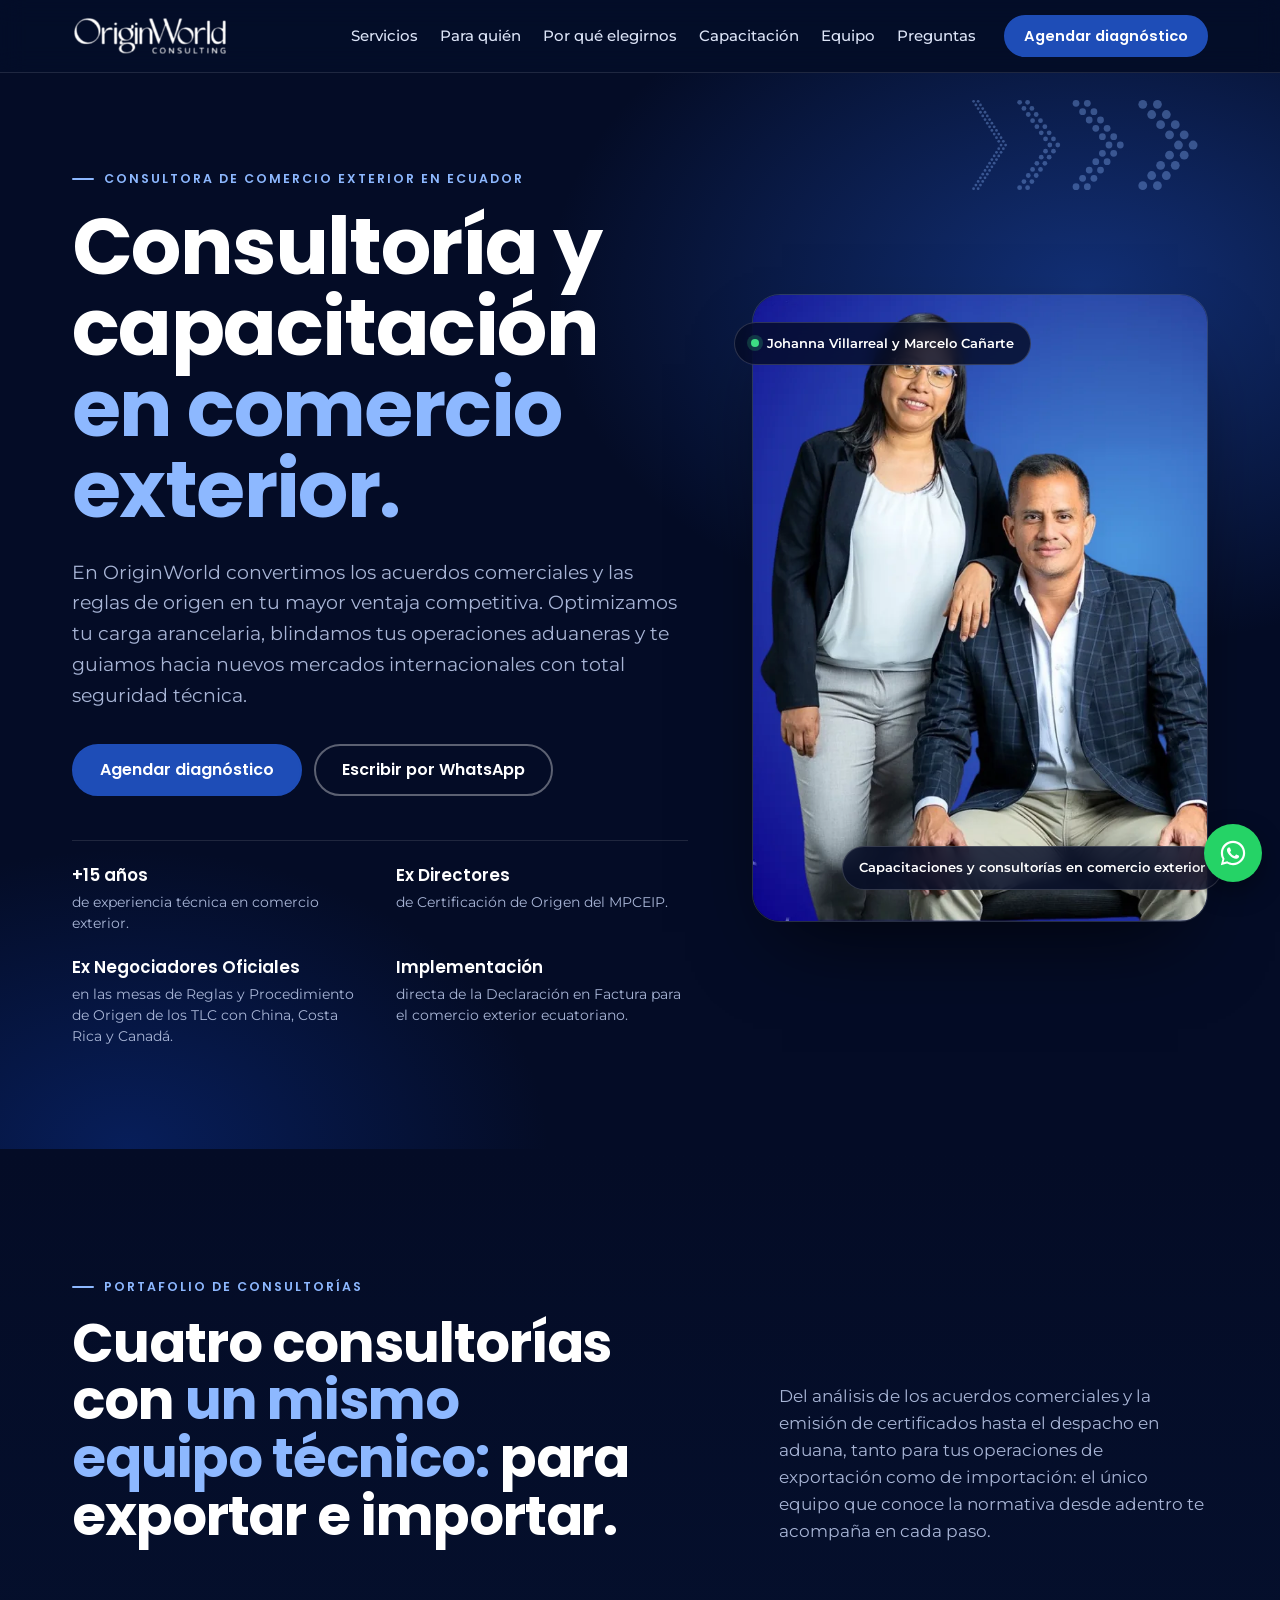
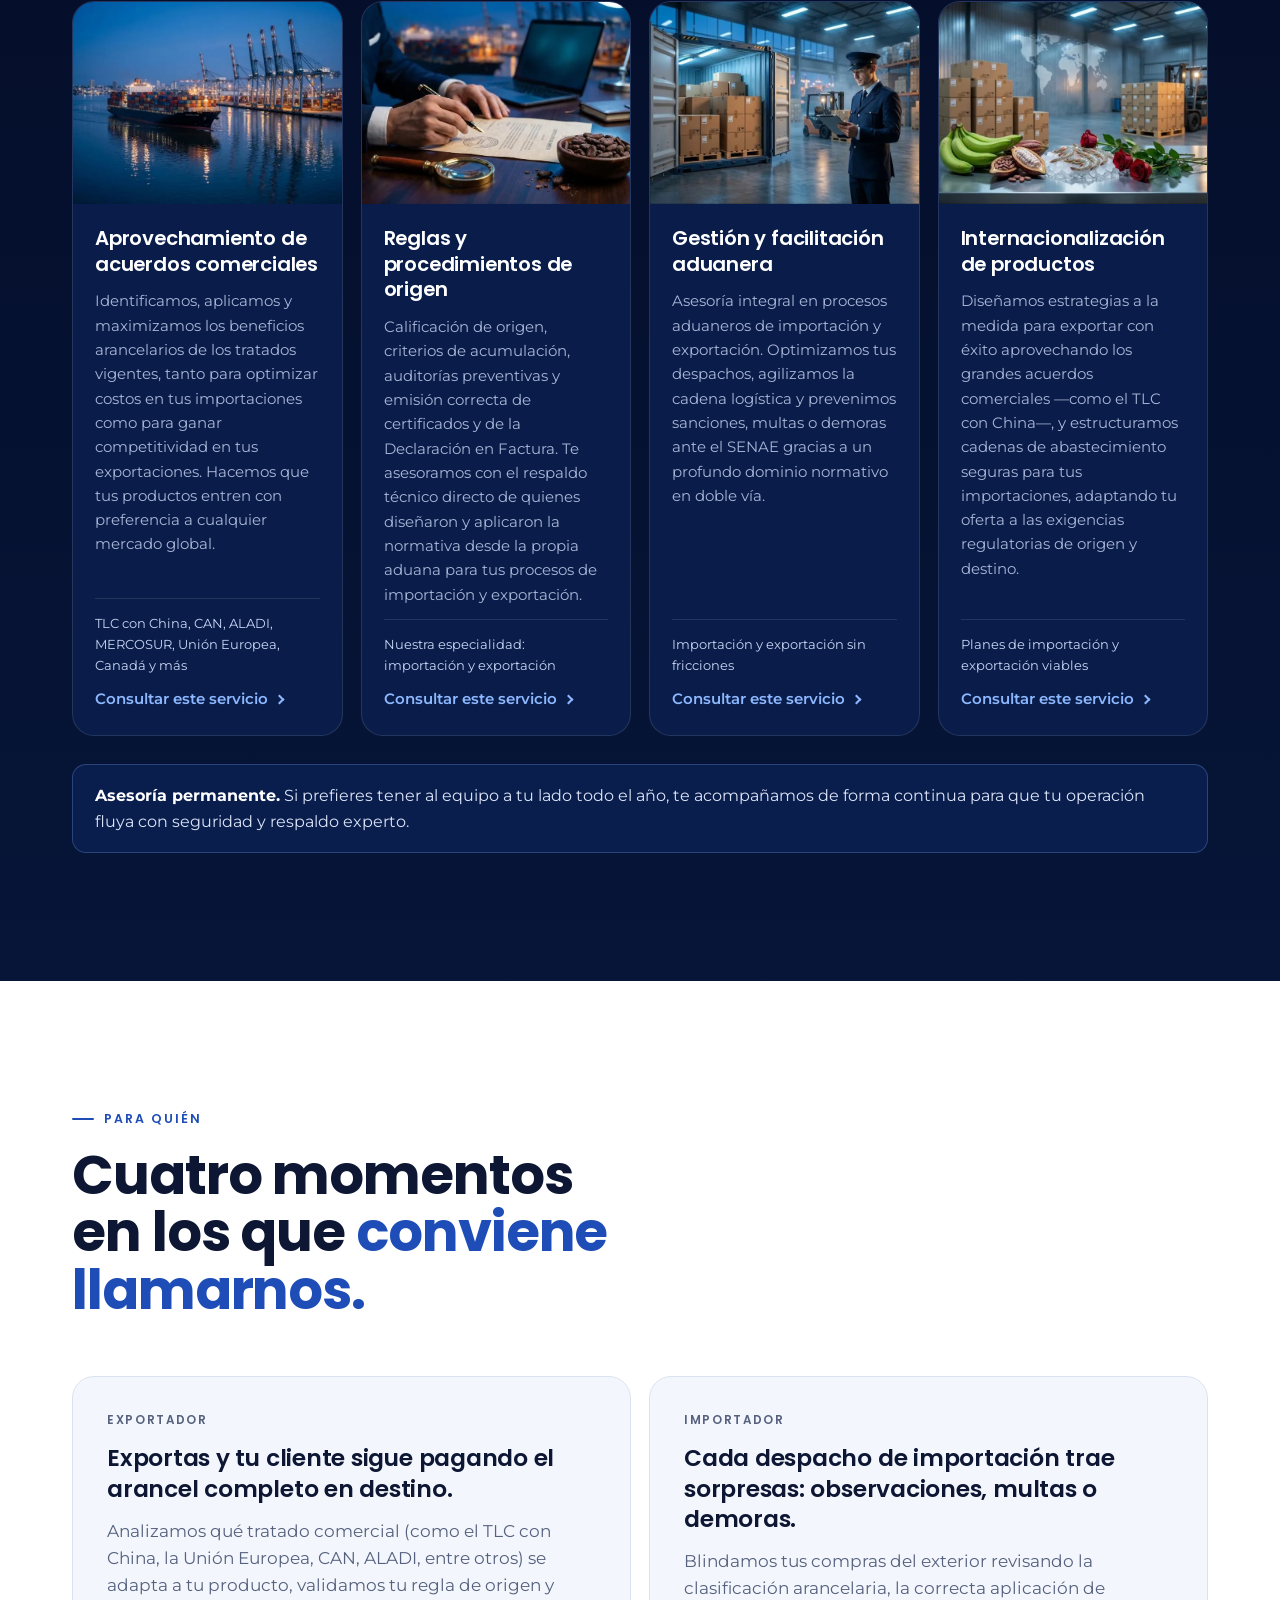
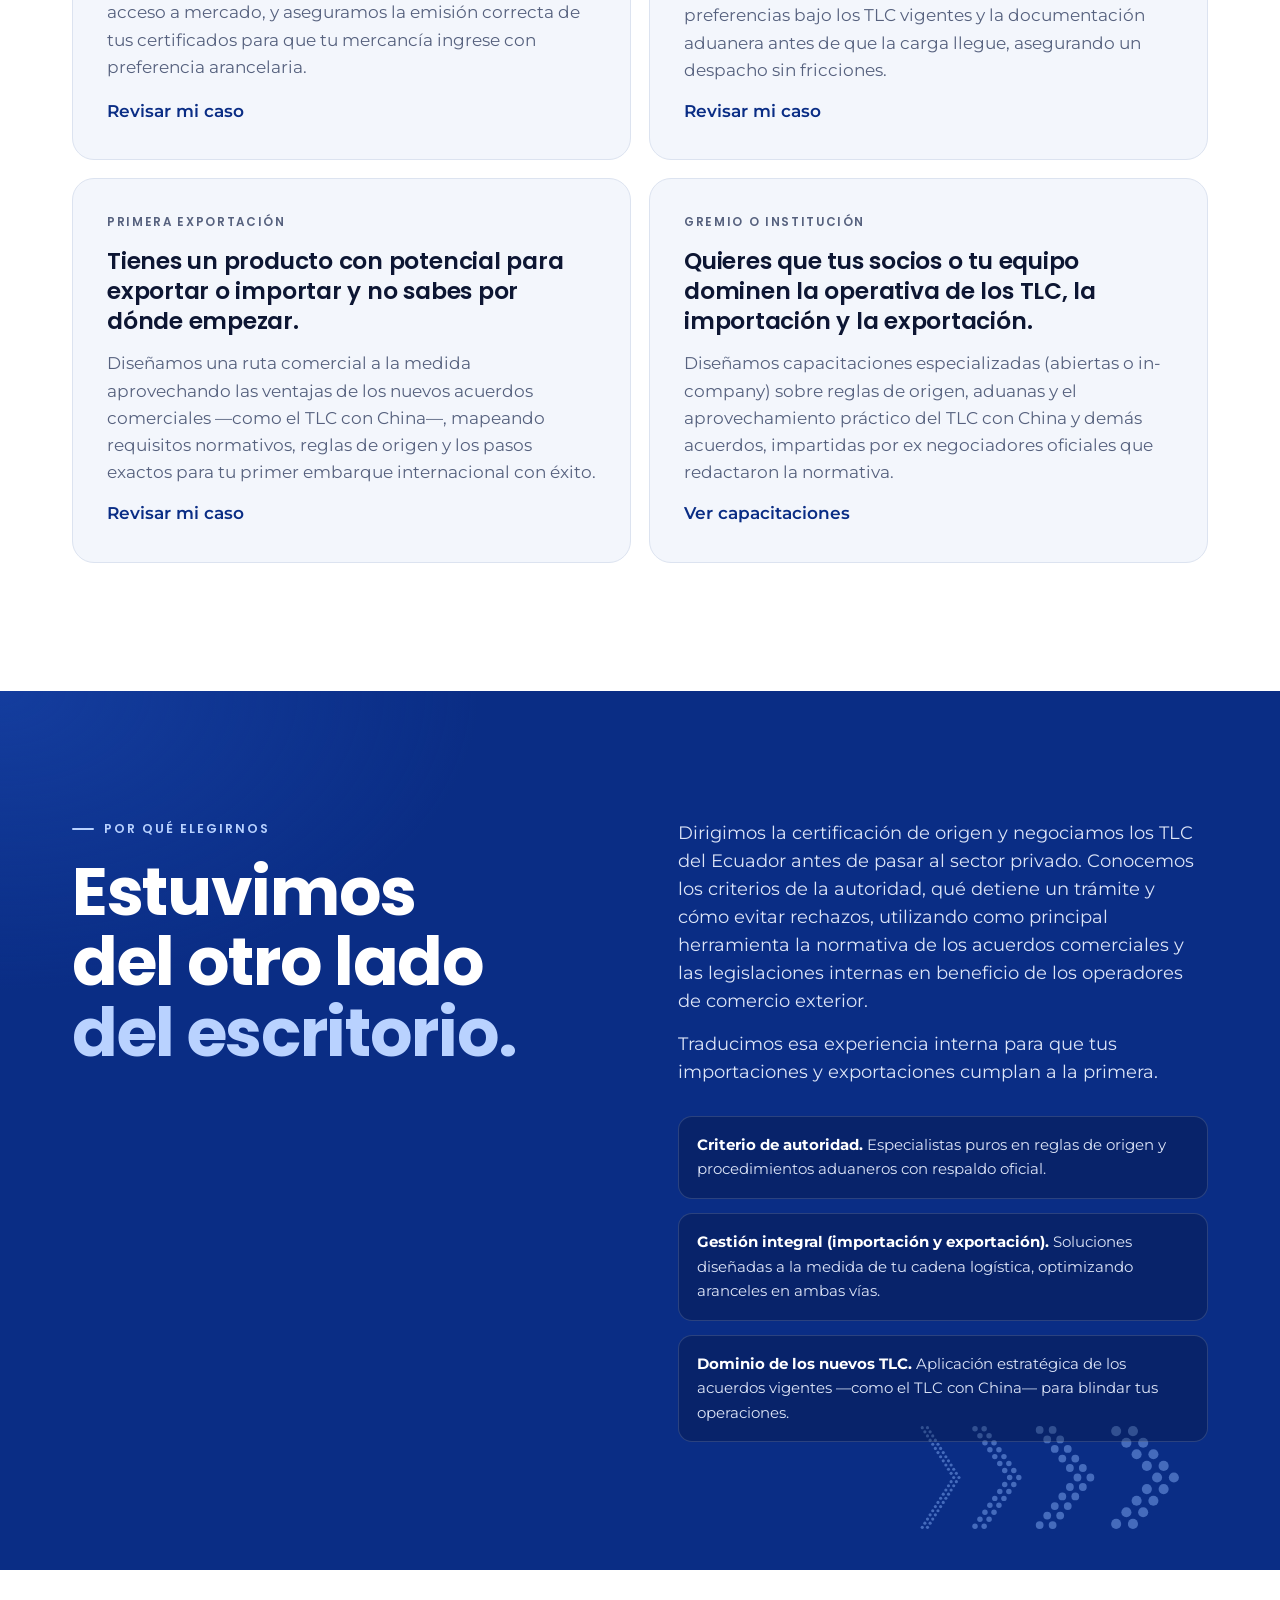
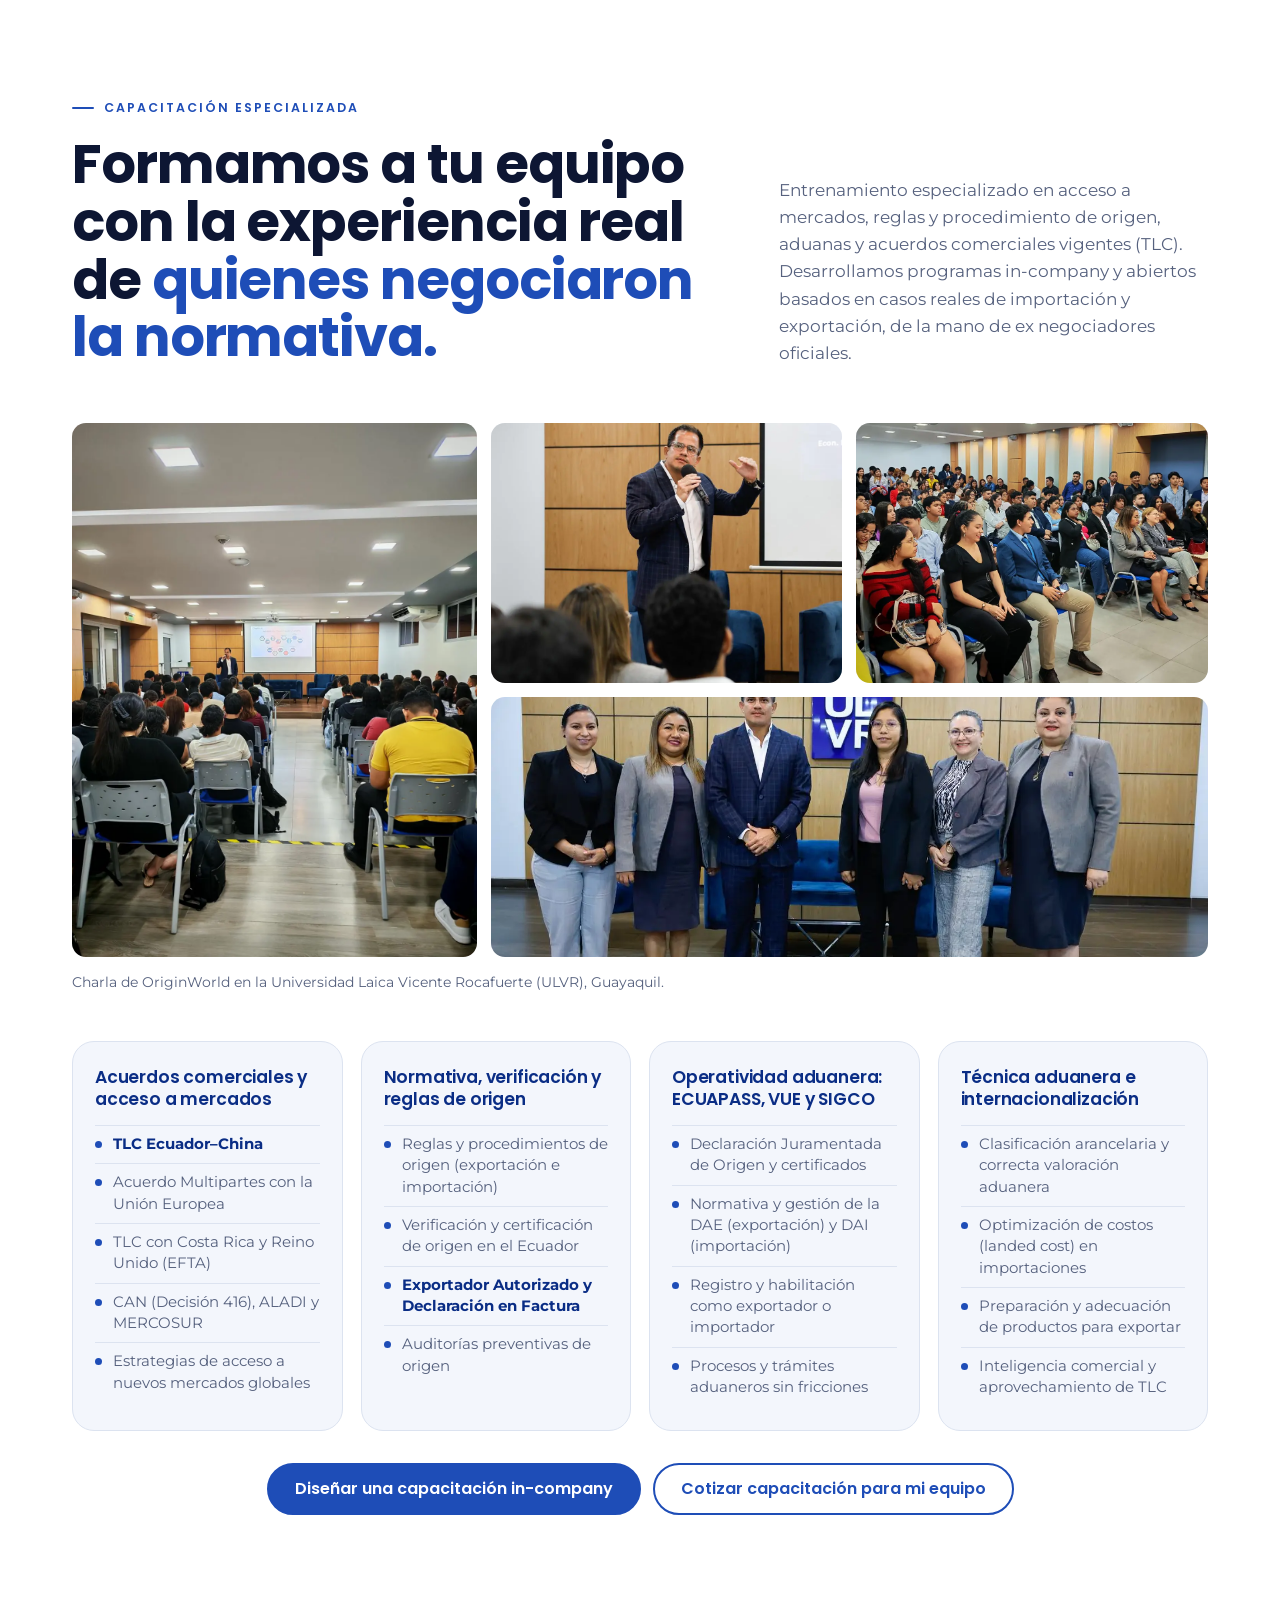
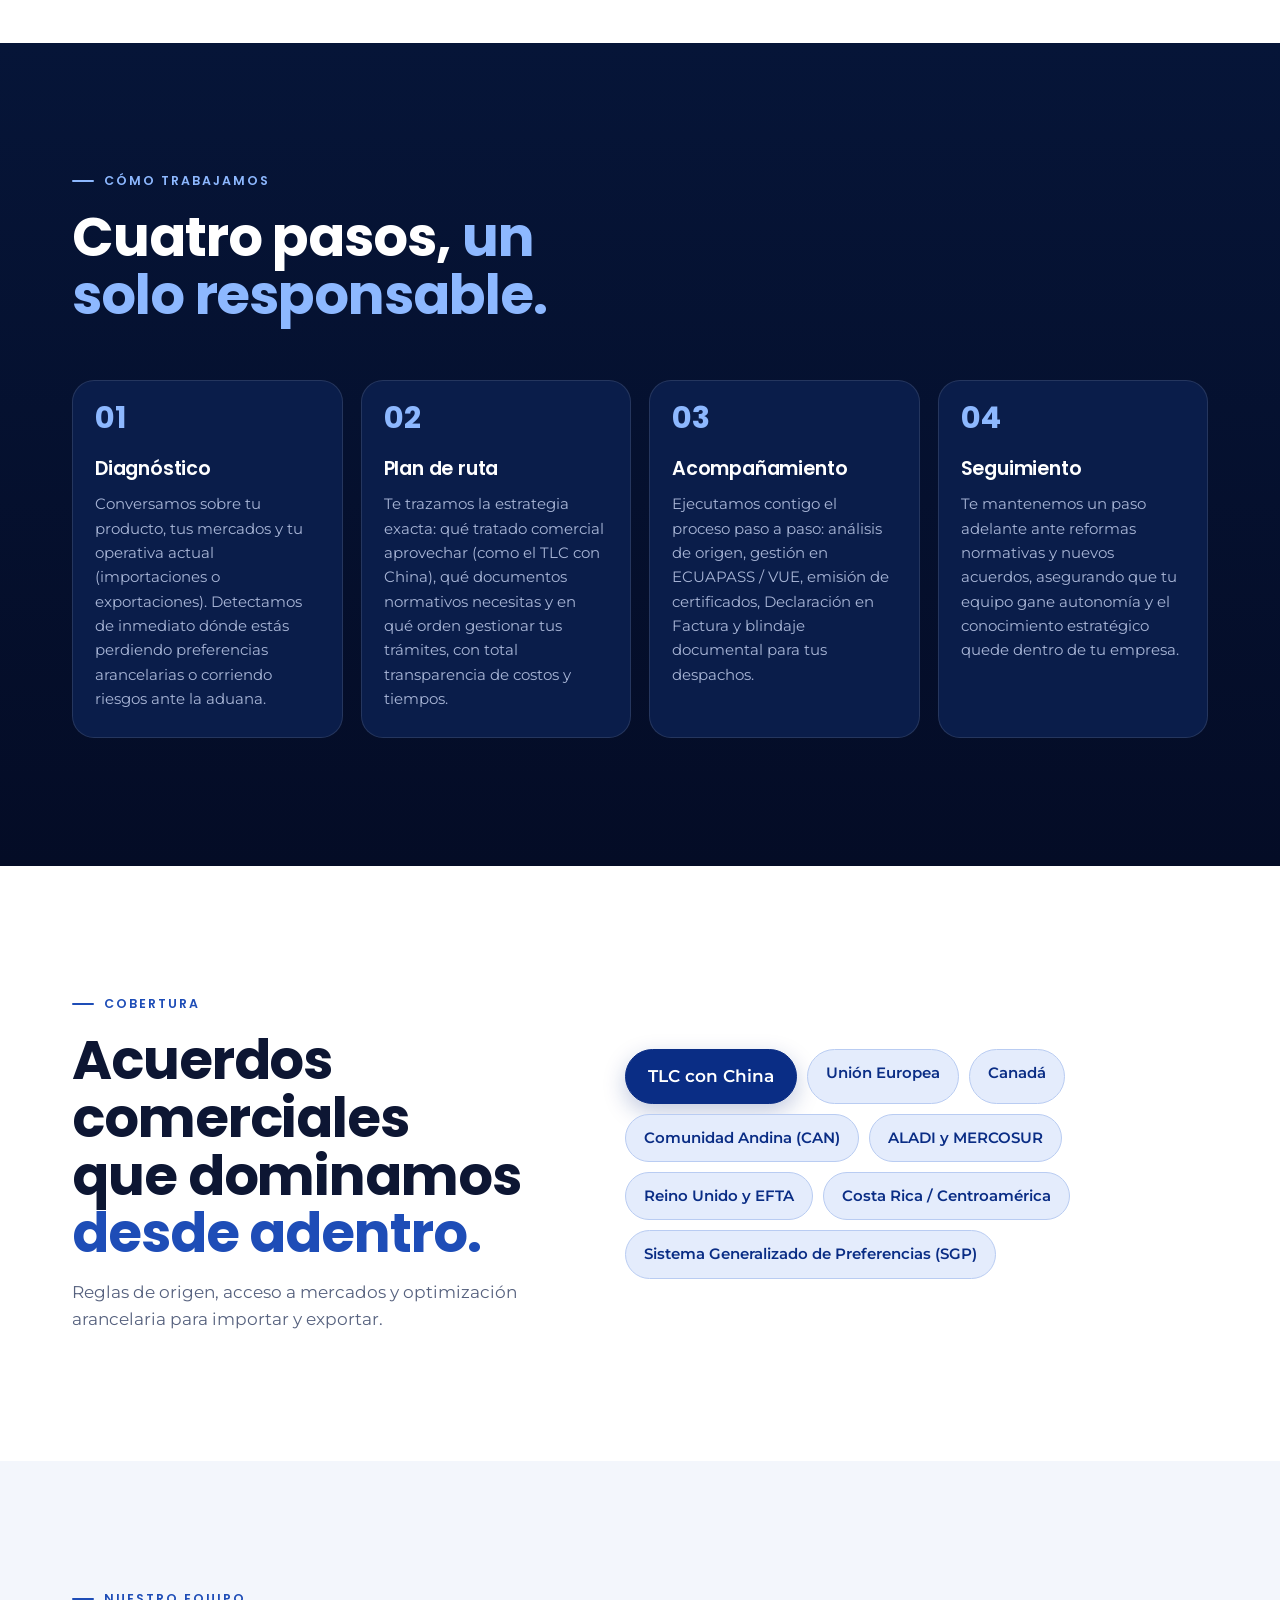
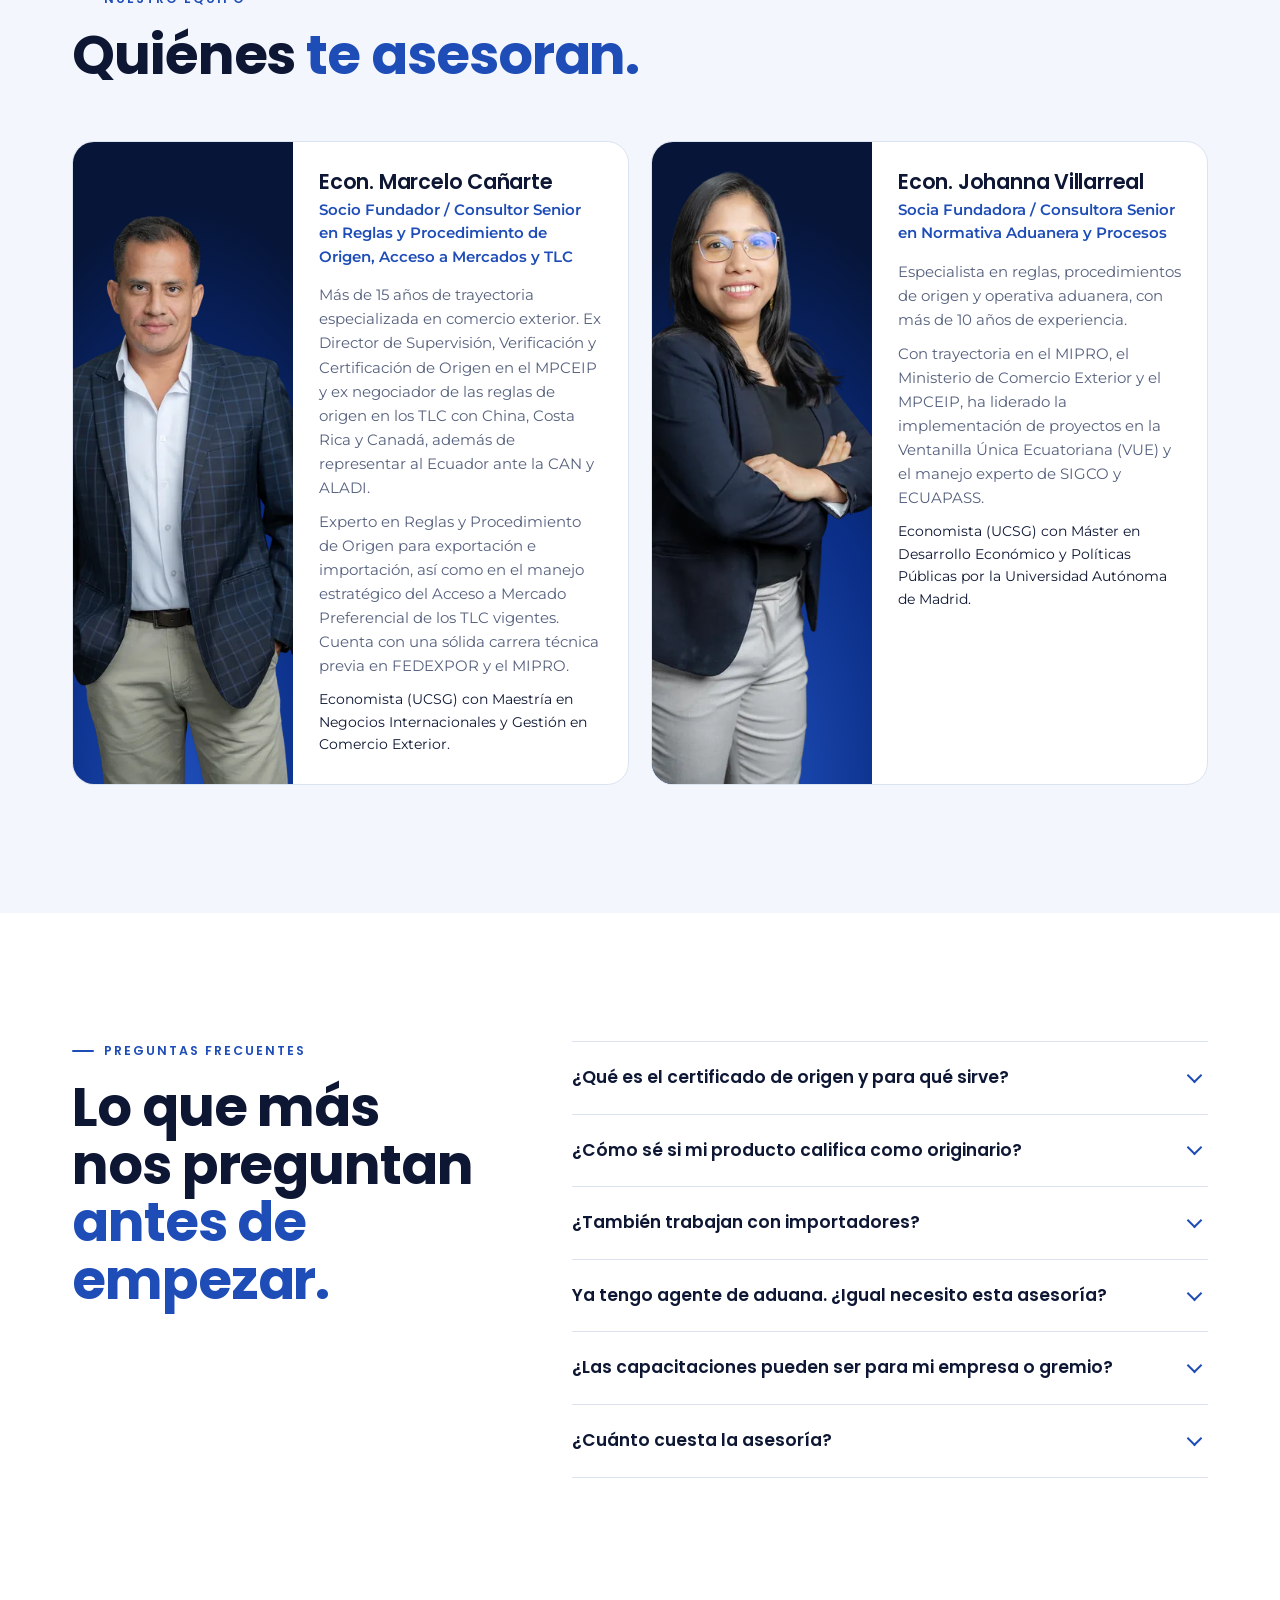
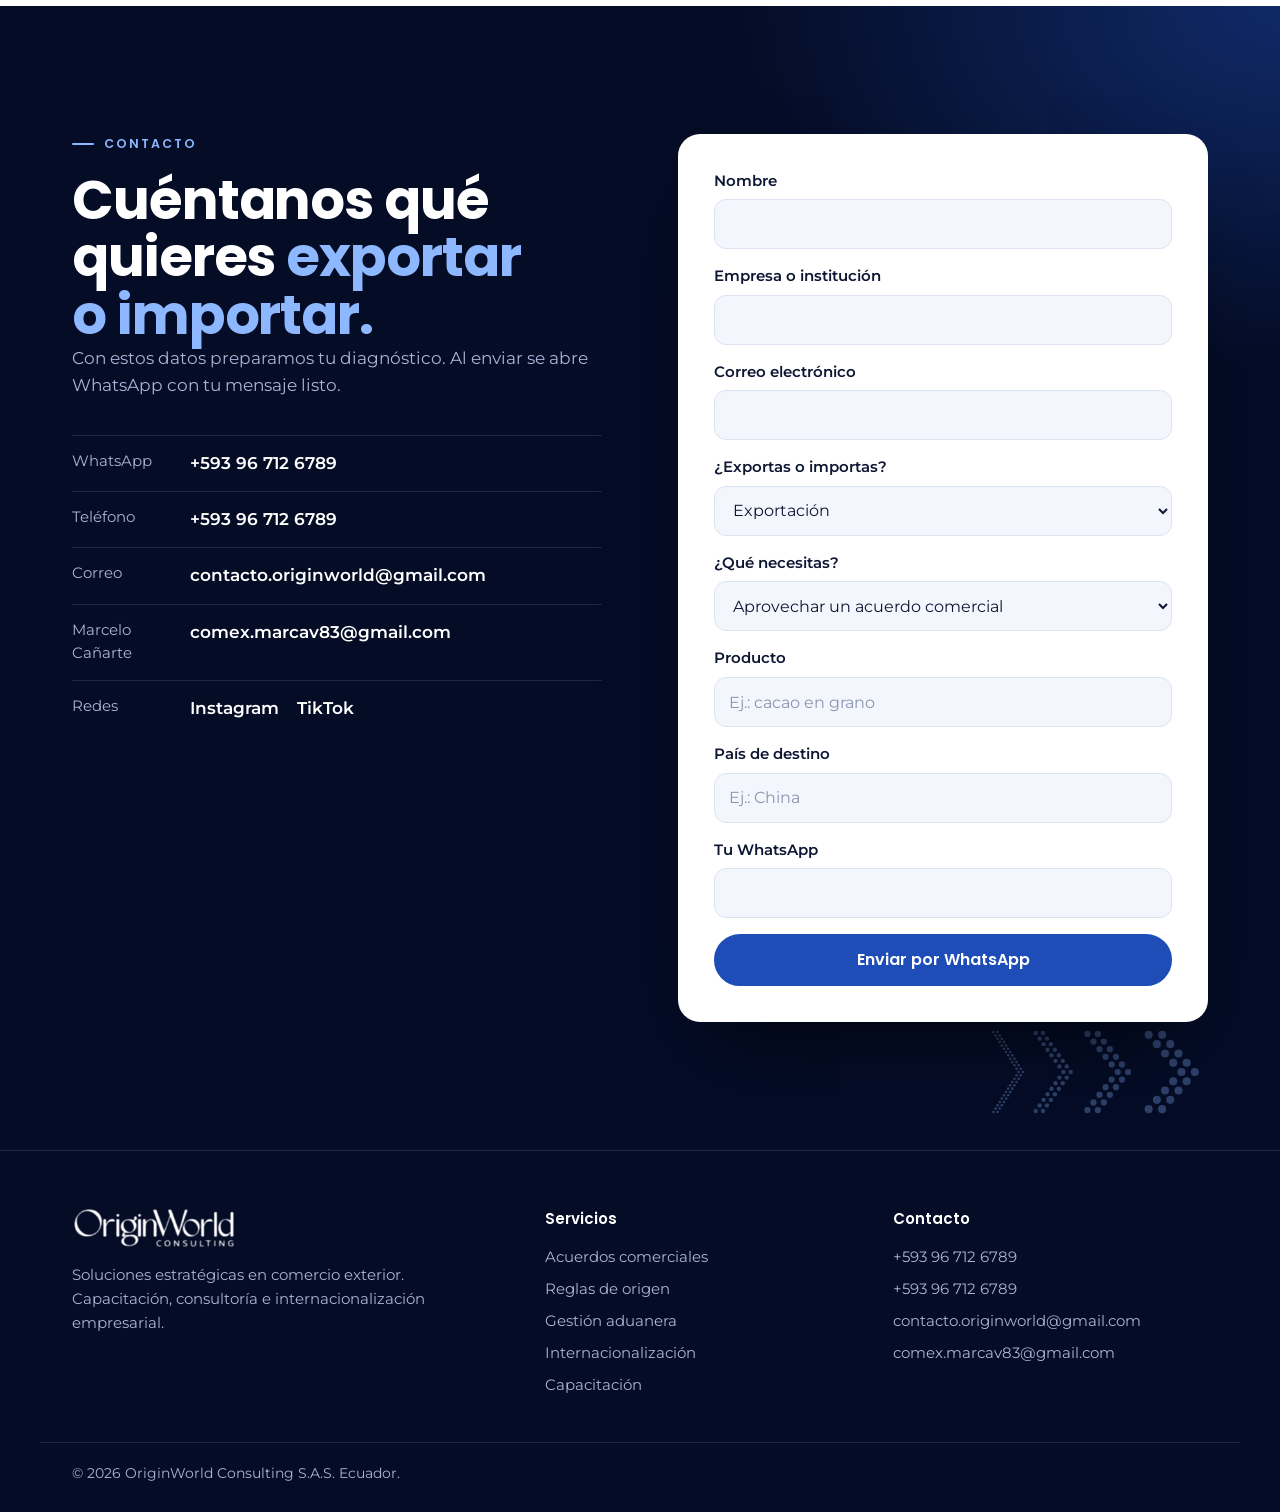
<file: index.html>
<!doctype html>
<html lang="es-EC">
<head>
  <meta charset="utf-8">
  <meta name="viewport" content="width=device-width, initial-scale=1">
  <title>Consultora de comercio exterior en Ecuador | OriginWorld Consulting</title>
  <meta name="description" content="Consultoría y capacitación en comercio exterior en Ecuador. Especialistas en reglas de origen, acuerdos comerciales, gestión aduanera e internacionalización de productos.">
  <meta name="robots" content="index, follow, max-image-preview:large">
  <link rel="canonical" href="https://originworld.com.ec/">
  <meta name="theme-color" content="#050F2E">

  <meta property="og:type" content="website">
  <meta property="og:locale" content="es_EC">
  <meta property="og:title" content="OriginWorld Consulting | Consultoría y capacitación en comercio exterior">
  <meta property="og:description" content="Especialistas en reglas de origen y acuerdos comerciales. Asesoría de exportación, gestión aduanera y capacitación para empresas, gremios e instituciones.">
  <meta property="og:url" content="https://originworld.com.ec/">
  <meta property="og:image" content="https://originworld.com.ec/assets/img/hero-johanna-marcelo.webp">

  <link rel="icon" href="assets/img/favicon.svg" type="image/svg+xml">
  <link rel="preconnect" href="https://fonts.googleapis.com">
  <link rel="preconnect" href="https://fonts.gstatic.com" crossorigin>
  <link rel="stylesheet" href="https://fonts.googleapis.com/css2?family=Montserrat:wght@400;500;600&family=Poppins:wght@500;600;700&display=swap">
  <link rel="preload" as="image" href="assets/img/hero-johanna-marcelo.webp" fetchpriority="high">
  <link rel="stylesheet" href="assets/css/styles.css">

  <script type="application/ld+json">
  {
    "@context": "https://schema.org",
    "@type": "ProfessionalService",
    "name": "OriginWorld Consulting S.A.S.",
    "alternateName": "Origin World",
    "url": "https://originworld.com.ec/",
    "image": "https://originworld.com.ec/assets/img/hero-johanna-marcelo.webp",
    "slogan": "Soluciones estratégicas en comercio exterior",
    "description": "Consultoría y capacitación en comercio exterior: acuerdos comerciales, reglas y procedimientos de origen, gestión aduanera e internacionalización de productos.",
    "telephone": "+593967126789",
    "email": "contacto.originworld@gmail.com",
    "areaServed": "EC",
    "address": { "@type": "PostalAddress", "addressCountry": "EC" },
    "sameAs": ["https://www.instagram.com/originworld.ec/", "https://www.tiktok.com/@originworld.ec"],
    "founder": [
      { "@type": "Person", "name": "Marcelo Cañarte", "jobTitle": "Socio Fundador / Consultor Senior en Reglas y Procedimiento de Origen, Acceso a Mercados y TLC", "email": "comex.marcav83@gmail.com" },
      { "@type": "Person", "name": "Johanna Villarreal", "jobTitle": "Socia Fundadora / Consultora Senior en Normativa Aduanera y Procesos" }
    ],
    "hasOfferCatalog": {
      "@type": "OfferCatalog",
      "name": "Consultorías y capacitación",
      "itemListElement": [
        { "@type": "Offer", "itemOffered": { "@type": "Service", "name": "Aprovechamiento de acuerdos comerciales" } },
        { "@type": "Offer", "itemOffered": { "@type": "Service", "name": "Reglas y procedimientos de origen" } },
        { "@type": "Offer", "itemOffered": { "@type": "Service", "name": "Gestión y facilitación aduanera" } },
        { "@type": "Offer", "itemOffered": { "@type": "Service", "name": "Internacionalización de productos" } },
        { "@type": "Offer", "itemOffered": { "@type": "Service", "name": "Capacitación en comercio exterior" } }
      ]
    }
  }
  </script>
</head>
<body>
  <a class="skip" href="#contenido">Saltar al contenido</a>

  <header class="site-header" id="top">
    <div class="wrap header-row">
      <a class="brand" href="#top" aria-label="OriginWorld Consulting, ir al inicio">
        <img src="assets/img/logo-origin-world-blanco.png" alt="OriginWorld Consulting" width="472" height="121">
      </a>
      <nav class="nav" aria-label="Principal">
        <a href="#servicios">Servicios</a>
        <a href="#para-quien">Para quién</a>
        <a href="#por-que">Por qué elegirnos</a>
        <a href="#capacitacion">Capacitación</a>
        <a href="#equipo">Equipo</a>
        <a href="#preguntas">Preguntas</a>
      </nav>
      <a class="btn btn-small" href="#contacto">Agendar diagnóstico</a>
    </div>
  </header>

  <main id="contenido">

    <!-- HERO -->
    <section class="hero dark" aria-labelledby="hero-titulo">
      <div class="dots dots-hero" aria-hidden="true"></div>
      <div class="wrap hero-grid">
        <div class="hero-copy">
          <p class="eyebrow">Consultora de comercio exterior en Ecuador</p>
          <h1 id="hero-titulo">Consultoría y capacitación <span class="hl">en comercio exterior.</span></h1>
          <p class="lead">En OriginWorld convertimos los acuerdos comerciales y las reglas de origen en tu mayor ventaja competitiva. Optimizamos tu carga arancelaria, blindamos tus operaciones aduaneras y te guiamos hacia nuevos mercados internacionales con total seguridad técnica.</p>
          <div class="hero-actions">
            <a class="btn" href="#contacto">Agendar diagnóstico</a>
            <a class="btn btn-ghost" data-wa="Hola OriginWorld, quiero asesoría en comercio exterior." href="https://wa.me/593967126789" target="_blank" rel="noopener">Escribir por WhatsApp</a>
          </div>
          <ul class="hero-facts" aria-label="Respaldo del equipo">
            <li><strong>+15 años</strong> de experiencia técnica en comercio exterior.</li>
            <li><strong>Ex Directores</strong> de Certificación de Origen del MPCEIP.</li>
            <li><strong>Ex Negociadores Oficiales</strong> en las mesas de Reglas y Procedimiento de Origen de los TLC con China, Costa Rica y Canadá.</li>
            <li><strong>Implementación</strong> directa de la Declaración en Factura para el comercio exterior ecuatoriano.</li>
          </ul>
        </div>

        <figure class="hero-photo">
          <img src="assets/img/hero-johanna-marcelo.webp" alt="Johanna Villarreal y Marcelo Cañarte, directores de OriginWorld Consulting" width="660" height="910" fetchpriority="high">
          <figcaption class="hero-chip chip-top">
            <span class="chip-dot" aria-hidden="true"></span>
            Johanna Villarreal y Marcelo Cañarte
          </figcaption>
          <p class="hero-chip chip-bottom">Capacitaciones y consultorías en comercio exterior</p>
        </figure>
      </div>
    </section>

    <!-- SERVICIOS -->
    <section class="section dark services" id="servicios" aria-labelledby="servicios-titulo">
      <div class="wrap">
        <div class="section-head">
          <div>
            <p class="eyebrow">Portafolio de consultorías</p>
            <h2 id="servicios-titulo">Cuatro consultorías con <span class="hl">un mismo equipo técnico:</span> para exportar e importar.</h2>
          </div>
          <p class="section-lead">Del análisis de los acuerdos comerciales y la emisión de certificados hasta el despacho en aduana, tanto para tus operaciones de exportación como de importación: el único equipo que conoce la normativa desde adentro te acompaña en cada paso.</p>
        </div>

        <div class="service-track" role="list">
          <article class="service-card" role="listitem">
            <div class="service-img"><img src="assets/img/servicio-acuerdos.webp" onerror="this.parentElement.classList.add('no-img');this.remove()" alt="Buque portacontenedores saliendo de un puerto al anochecer" width="800" height="536" loading="lazy"></div>
            <div class="service-body">
              <h3>Aprovechamiento de acuerdos comerciales</h3>
              <p>Identificamos, aplicamos y maximizamos los beneficios arancelarios de los tratados vigentes, tanto para optimizar costos en tus importaciones como para ganar competitividad en tus exportaciones. Hacemos que tus productos entren con preferencia a cualquier mercado global.</p>
              <p class="service-foot">TLC con China, CAN, ALADI, MERCOSUR, Unión Europea, Canadá y más</p>
              <a class="service-link" data-wa="Hola OriginWorld, me interesa la consultoría de aprovechamiento de acuerdos comerciales." href="https://wa.me/593967126789" target="_blank" rel="noopener">Consultar este servicio</a>
            </div>
          </article>
          <article class="service-card" role="listitem">
            <div class="service-img"><img src="assets/img/servicio-origen.webp" onerror="this.parentElement.classList.add('no-img');this.remove()" alt="Consultor revisando un certificado de origen con lupa junto a granos de cacao" width="800" height="536" loading="lazy"></div>
            <div class="service-body">
              <h3>Reglas y procedimientos de origen</h3>
              <p>Calificación de origen, criterios de acumulación, auditorías preventivas y emisión correcta de certificados y de la Declaración en Factura. Te asesoramos con el respaldo técnico directo de quienes diseñaron y aplicaron la normativa desde la propia aduana para tus procesos de importación y exportación.</p>
              <p class="service-foot">Nuestra especialidad: importación y exportación</p>
              <a class="service-link" data-wa="Hola OriginWorld, me interesa la consultoría de reglas y procedimientos de origen." href="https://wa.me/593967126789" target="_blank" rel="noopener">Consultar este servicio</a>
            </div>
          </article>
          <article class="service-card" role="listitem">
            <div class="service-img"><img src="assets/img/servicio-aduana.webp" onerror="this.parentElement.classList.add('no-img');this.remove()" alt="Inspección aduanera de un contenedor en una bodega" width="800" height="536" loading="lazy"></div>
            <div class="service-body">
              <h3>Gestión y facilitación aduanera</h3>
              <p>Asesoría integral en procesos aduaneros de importación y exportación. Optimizamos tus despachos, agilizamos la cadena logística y prevenimos sanciones, multas o demoras ante el SENAE gracias a un profundo dominio normativo en doble vía.</p>
              <p class="service-foot">Importación y exportación sin fricciones</p>
              <a class="service-link" data-wa="Hola OriginWorld, me interesa la consultoría de gestión y facilitación aduanera." href="https://wa.me/593967126789" target="_blank" rel="noopener">Consultar este servicio</a>
            </div>
          </article>
          <article class="service-card" role="listitem">
            <div class="service-img"><img src="assets/img/servicio-internacionalizacion.webp" onerror="this.parentElement.classList.add('no-img');this.remove()" alt="Productos de exportación ecuatorianos listos para empaque" width="800" height="536" loading="lazy"></div>
            <div class="service-body">
              <h3>Internacionalización de productos</h3>
              <p>Diseñamos estrategias a la medida para exportar con éxito aprovechando los grandes acuerdos comerciales —como el TLC con China—, y estructuramos cadenas de abastecimiento seguras para tus importaciones, adaptando tu oferta a las exigencias regulatorias de origen y destino.</p>
              <p class="service-foot">Planes de importación y exportación viables</p>
              <a class="service-link" data-wa="Hola OriginWorld, me interesa la consultoría de internacionalización de productos." href="https://wa.me/593967126789" target="_blank" rel="noopener">Consultar este servicio</a>
            </div>
          </article>
        </div>

        <p class="services-note"><strong>Asesoría permanente.</strong> Si prefieres tener al equipo a tu lado todo el año, te acompañamos de forma continua para que tu operación fluya con seguridad y respaldo experto.</p>
      </div>
    </section>

    <!-- PARA QUIÉN -->
    <section class="section light" id="para-quien" aria-labelledby="quien-titulo">
      <div class="wrap">
        <div class="section-head">
          <div>
            <p class="eyebrow">Para quién</p>
            <h2 id="quien-titulo">Cuatro momentos en los que <span class="hl">conviene llamarnos.</span></h2>
          </div>
        </div>
        <div class="moments">
          <article class="moment">
            <p class="moment-tag">Exportador</p>
            <h3>Exportas y tu cliente sigue pagando el arancel completo en destino.</h3>
            <p>Analizamos qué tratado comercial (como el TLC con China, la Unión Europea, CAN, ALADI, entre otros) se adapta a tu producto, validamos tu regla de origen y acceso a mercado, y aseguramos la emisión correcta de tus certificados para que tu mercancía ingrese con preferencia arancelaria.</p>
            <a href="#contacto">Revisar mi caso</a>
          </article>
          <article class="moment">
            <p class="moment-tag">Importador</p>
            <h3>Cada despacho de importación trae sorpresas: observaciones, multas o demoras.</h3>
            <p>Blindamos tus compras del exterior revisando la clasificación arancelaria, la correcta aplicación de preferencias bajo los TLC vigentes y la documentación aduanera antes de que la carga llegue, asegurando un despacho sin fricciones.</p>
            <a href="#contacto">Revisar mi caso</a>
          </article>
          <article class="moment">
            <p class="moment-tag">Primera exportación</p>
            <h3>Tienes un producto con potencial para exportar o importar y no sabes por dónde empezar.</h3>
            <p>Diseñamos una ruta comercial a la medida aprovechando las ventajas de los nuevos acuerdos comerciales —como el TLC con China—, mapeando requisitos normativos, reglas de origen y los pasos exactos para tu primer embarque internacional con éxito.</p>
            <a href="#contacto">Revisar mi caso</a>
          </article>
          <article class="moment">
            <p class="moment-tag">Gremio o institución</p>
            <h3>Quieres que tus socios o tu equipo dominen la operativa de los TLC, la importación y la exportación.</h3>
            <p>Diseñamos capacitaciones especializadas (abiertas o in-company) sobre reglas de origen, aduanas y el aprovechamiento práctico del TLC con China y demás acuerdos, impartidas por ex negociadores oficiales que redactaron la normativa.</p>
            <a href="#capacitacion">Ver capacitaciones</a>
          </article>
        </div>
      </div>
    </section>

    <!-- DIFERENCIADOR -->
    <section class="statement dark" id="por-que" aria-labelledby="diferencia-titulo">
      <div class="dots dots-statement" aria-hidden="true"></div>
      <div class="wrap statement-grid">
        <div>
          <p class="eyebrow">Por qué elegirnos</p>
          <h2 id="diferencia-titulo">Estuvimos del otro lado <span class="hl">del escritorio.</span></h2>
        </div>
        <div class="statement-copy">
          <p>Dirigimos la certificación de origen y negociamos los TLC del Ecuador antes de pasar al sector privado. Conocemos los criterios de la autoridad, qué detiene un trámite y cómo evitar rechazos, utilizando como principal herramienta la normativa de los acuerdos comerciales y las legislaciones internas en beneficio de los operadores de comercio exterior.</p>
          <p>Traducimos esa experiencia interna para que tus importaciones y exportaciones cumplan a la primera.</p>
          <ul class="why">
            <li><strong>Criterio de autoridad.</strong> Especialistas puros en reglas de origen y procedimientos aduaneros con respaldo oficial.</li>
            <li><strong>Gestión integral (importación y exportación).</strong> Soluciones diseñadas a la medida de tu cadena logística, optimizando aranceles en ambas vías.</li>
            <li><strong>Dominio de los nuevos TLC.</strong> Aplicación estratégica de los acuerdos vigentes —como el TLC con China— para blindar tus operaciones.</li>
          </ul>
        </div>
      </div>
    </section>

    <!-- CAPACITACIÓN -->
    <section class="section light training" id="capacitacion" aria-labelledby="capacitacion-titulo">
      <div class="wrap">
        <div class="section-head">
          <div>
            <p class="eyebrow">Capacitación especializada</p>
            <h2 id="capacitacion-titulo">Formamos a tu equipo con la experiencia real de <span class="hl">quienes negociaron la normativa.</span></h2>
          </div>
          <p class="section-lead">Entrenamiento especializado en acceso a mercados, reglas y procedimiento de origen, aduanas y acuerdos comerciales vigentes (TLC). Desarrollamos programas in-company y abiertos basados en casos reales de importación y exportación, de la mano de ex negociadores oficiales.</p>
        </div>

        <div class="gallery">
          <figure class="g-main">
            <img src="assets/img/capacitacion-charla.webp" alt="Marcelo Cañarte dictando una charla sobre acuerdos comerciales vigentes ante un auditorio lleno" width="1050" height="1400" loading="lazy">
          </figure>
          <figure class="g-a">
            <img src="assets/img/capacitacion-marcelo.webp" alt="Marcelo Cañarte explicando con micrófono durante la charla" width="1024" height="1280" loading="lazy">
          </figure>
          <figure class="g-b">
            <img src="assets/img/capacitacion-equipo-ulvr.webp" alt="Marcelo Cañarte y Johanna Villarreal con docentes de la ULVR" width="1280" height="854" loading="lazy">
          </figure>
          <figure class="g-c">
            <img src="assets/img/capacitacion-auditorio.webp" alt="Estudiantes y profesionales asistentes a la charla de OriginWorld" width="1050" height="1400" loading="lazy">
          </figure>
          <figcaption class="g-caption">Charla de OriginWorld en la Universidad Laica Vicente Rocafuerte (ULVR), Guayaquil.</figcaption>
        </div>

        <div class="topics">
          <article>
            <h3>Acuerdos comerciales y acceso a mercados</h3>
            <ul>
              <li><strong>TLC Ecuador–China</strong></li>
              <li>Acuerdo Multipartes con la Unión Europea</li>
              <li>TLC con Costa Rica y Reino Unido (EFTA)</li>
              <li>CAN (Decisión 416), ALADI y MERCOSUR</li>
              <li>Estrategias de acceso a nuevos mercados globales</li>
            </ul>
          </article>
          <article>
            <h3>Normativa, verificación y reglas de origen</h3>
            <ul>
              <li>Reglas y procedimientos de origen (exportación e importación)</li>
              <li>Verificación y certificación de origen en el Ecuador</li>
              <li><strong>Exportador Autorizado y Declaración en Factura</strong></li>
              <li>Auditorías preventivas de origen</li>
            </ul>
          </article>
          <article>
            <h3>Operatividad aduanera: ECUAPASS, VUE y SIGCO</h3>
            <ul>
              <li>Declaración Juramentada de Origen y certificados</li>
              <li>Normativa y gestión de la DAE (exportación) y DAI (importación)</li>
              <li>Registro y habilitación como exportador o importador</li>
              <li>Procesos y trámites aduaneros sin fricciones</li>
            </ul>
          </article>
          <article>
            <h3>Técnica aduanera e internacionalización</h3>
            <ul>
              <li>Clasificación arancelaria y correcta valoración aduanera</li>
              <li>Optimización de costos (landed cost) en importaciones</li>
              <li>Preparación y adecuación de productos para exportar</li>
              <li>Inteligencia comercial y aprovechamiento de TLC</li>
            </ul>
          </article>
        </div>
        <div class="training-cta">
          <a class="btn" data-wa="Hola OriginWorld, quiero diseñar una capacitación in-company para mi empresa o gremio." href="https://wa.me/593967126789" target="_blank" rel="noopener">Diseñar una capacitación in-company</a>
          <a class="btn btn-outline" data-wa="Hola OriginWorld, quiero cotizar una capacitación para mi equipo." href="https://wa.me/593967126789" target="_blank" rel="noopener">Cotizar capacitación para mi equipo</a>
        </div>
      </div>
    </section>

    <!-- PROCESO -->
    <section class="section dark process" aria-labelledby="proceso-titulo">
      <div class="wrap">
        <div class="section-head">
          <div>
            <p class="eyebrow">Cómo trabajamos</p>
            <h2 id="proceso-titulo">Cuatro pasos, <span class="hl">un solo responsable.</span></h2>
          </div>
        </div>
        <ol class="steps">
          <li>
            <h3>Diagnóstico</h3>
            <p>Conversamos sobre tu producto, tus mercados y tu operativa actual (importaciones o exportaciones). Detectamos de inmediato dónde estás perdiendo preferencias arancelarias o corriendo riesgos ante la aduana.</p>
          </li>
          <li>
            <h3>Plan de ruta</h3>
            <p>Te trazamos la estrategia exacta: qué tratado comercial aprovechar (como el TLC con China), qué documentos normativos necesitas y en qué orden gestionar tus trámites, con total transparencia de costos y tiempos.</p>
          </li>
          <li>
            <h3>Acompañamiento</h3>
            <p>Ejecutamos contigo el proceso paso a paso: análisis de origen, gestión en ECUAPASS / VUE, emisión de certificados, Declaración en Factura y blindaje documental para tus despachos.</p>
          </li>
          <li>
            <h3>Seguimiento</h3>
            <p>Te mantenemos un paso adelante ante reformas normativas y nuevos acuerdos, asegurando que tu equipo gane autonomía y el conocimiento estratégico quede dentro de tu empresa.</p>
          </li>
        </ol>
      </div>
    </section>

    <!-- ACUERDOS -->
    <section class="section light agreements" aria-labelledby="acuerdos-titulo">
      <div class="wrap agreements-grid">
        <div>
          <p class="eyebrow">Cobertura</p>
          <h2 id="acuerdos-titulo">Acuerdos comerciales que dominamos <span class="hl">desde adentro.</span></h2>
          <p class="section-lead">Reglas de origen, acceso a mercados y optimización arancelaria para importar y exportar.</p>
        </div>
        <ul class="agreement-list">
          <li class="is-featured">TLC con China</li>
          <li>Unión Europea</li>
          <li>Canadá</li>
          <li>Comunidad Andina (CAN)</li>
          <li>ALADI y MERCOSUR</li>
          <li>Reino Unido y EFTA</li>
          <li>Costa Rica / Centroamérica</li>
          <li>Sistema Generalizado de Preferencias (SGP)</li>
        </ul>
      </div>
    </section>

    <!-- EQUIPO -->
    <section class="section paper" id="equipo" aria-labelledby="equipo-titulo">
      <div class="wrap">
        <div class="section-head">
          <div>
            <p class="eyebrow">Nuestro equipo</p>
            <h2 id="equipo-titulo">Quiénes <span class="hl">te asesoran.</span></h2>
          </div>
        </div>
        <div class="people">
          <article class="person">
            <div class="person-photo"><img src="assets/img/equipo-marcelo.webp" alt="Econ. Marcelo Cañarte" width="608" height="810" loading="lazy"></div>
            <div class="person-body">
              <h3>Econ. Marcelo Cañarte</h3>
              <p class="role">Socio Fundador / Consultor Senior en Reglas y Procedimiento de Origen, Acceso a Mercados y TLC</p>
              <p>Más de 15 años de trayectoria especializada en comercio exterior. Ex Director de Supervisión, Verificación y Certificación de Origen en el MPCEIP y ex negociador de las reglas de origen en los TLC con China, Costa Rica y Canadá, además de representar al Ecuador ante la CAN y ALADI.</p>
              <p>Experto en Reglas y Procedimiento de Origen para exportación e importación, así como en el manejo estratégico del Acceso a Mercado Preferencial de los TLC vigentes. Cuenta con una sólida carrera técnica previa en FEDEXPOR y el MIPRO.</p>
              <p class="degree">Economista (UCSG) con Maestría en Negocios Internacionales y Gestión en Comercio Exterior.</p>
            </div>
          </article>
          <article class="person">
            <div class="person-photo"><img src="assets/img/equipo-johanna.webp" alt="Econ. Johanna Villarreal" width="608" height="810" loading="lazy"></div>
            <div class="person-body">
              <h3>Econ. Johanna Villarreal</h3>
              <p class="role">Socia Fundadora / Consultora Senior en Normativa Aduanera y Procesos</p>
              <p>Especialista en reglas, procedimientos de origen y operativa aduanera, con más de 10 años de experiencia.</p>
              <p>Con trayectoria en el MIPRO, el Ministerio de Comercio Exterior y el MPCEIP, ha liderado la implementación de proyectos en la Ventanilla Única Ecuatoriana (VUE) y el manejo experto de SIGCO y ECUAPASS.</p>
              <p class="degree">Economista (UCSG) con Máster en Desarrollo Económico y Políticas Públicas por la Universidad Autónoma de Madrid.</p>
            </div>
          </article>
        </div>
      </div>
    </section>

    <!-- PREGUNTAS -->
    <section class="section light faq" id="preguntas" aria-labelledby="faq-titulo">
      <div class="wrap faq-grid">
        <div>
          <p class="eyebrow">Preguntas frecuentes</p>
          <h2 id="faq-titulo">Lo que más nos preguntan <span class="hl">antes de empezar.</span></h2>
        </div>
        <div class="faq-list">
          <details>
            <summary>¿Qué es el certificado de origen y para qué sirve?</summary>
            <p>Es el documento que demuestra que tu producto cumple las reglas de origen de un acuerdo comercial. Con él, tu cliente en el país de destino puede pagar un arancel menor o ninguno. Sin él, paga el arancel completo.</p>
          </details>
          <details>
            <summary>¿Cómo sé si mi producto califica como originario?</summary>
            <p>Depende del acuerdo y de la regla de origen que aplica a la subpartida de tu producto. Puede ser totalmente obtenido en Ecuador, tener un cambio de clasificación arancelaria o cumplir un valor de contenido regional. Lo revisamos con tu proceso productivo y tus costos.</p>
          </details>
          <details>
            <summary>¿También trabajan con importadores?</summary>
            <p>Sí. Nuestra consultoría de gestión y facilitación aduanera cubre importación y exportación: clasificación arancelaria, valoración y documentos para evitar sanciones o demoras.</p>
          </details>
          <details>
            <summary>Ya tengo agente de aduana. ¿Igual necesito esta asesoría?</summary>
            <p>Tu agente se encarga del despacho. Nosotros trabajamos lo que viene antes: origen, clasificación, elección del acuerdo y requisitos del mercado. Podemos coordinar directamente con tu agente.</p>
          </details>
          <details>
            <summary>¿Las capacitaciones pueden ser para mi empresa o gremio?</summary>
            <p>Sí. Además de programas abiertos, diseñamos capacitaciones in-company con los acuerdos, productos y trámites que tu equipo o tus socios necesitan.</p>
          </details>
          <details>
            <summary>¿Cuánto cuesta la asesoría?</summary>
            <p>Depende del producto, los mercados y el alcance. Después del diagnóstico te enviamos una propuesta con lo que incluye y su valor.</p>
          </details>
        </div>
      </div>
    </section>

    <!-- CONTACTO -->
    <section class="section dark contact" id="contacto" aria-labelledby="contacto-titulo">
      <div class="dots dots-contact" aria-hidden="true"></div>
      <div class="wrap contact-grid">
        <div>
          <p class="eyebrow">Contacto</p>
          <h2 id="contacto-titulo">Cuéntanos qué quieres <span class="hl">exportar o importar.</span></h2>
          <p class="section-lead">Con estos datos preparamos tu diagnóstico. Al enviar se abre WhatsApp con tu mensaje listo.</p>
          <ul class="contact-direct">
            <li><span>WhatsApp</span><a href="https://wa.me/593967126789" target="_blank" rel="noopener">+593 96 712 6789</a></li>
            <li><span>Teléfono</span><a href="tel:+593967126789">+593 96 712 6789</a></li>
            <li><span>Correo</span><a href="mailto:contacto.originworld@gmail.com">contacto.originworld@gmail.com</a></li>
            <li><span>Marcelo Cañarte</span><a href="mailto:comex.marcav83@gmail.com">comex.marcav83@gmail.com</a></li>
            <li><span>Redes</span><span class="socials"><a href="https://www.instagram.com/originworld.ec/" target="_blank" rel="noopener">Instagram</a><a href="https://www.tiktok.com/@originworld.ec" target="_blank" rel="noopener">TikTok</a></span></li>
          </ul>
        </div>

        <form class="lead-form" id="lead-form" novalidate>
          <div class="field">
            <label for="f-nombre">Nombre</label>
            <input id="f-nombre" name="nombre" type="text" autocomplete="name" required>
          </div>
          <div class="field">
            <label for="f-empresa">Empresa o institución</label>
            <input id="f-empresa" name="empresa" type="text" autocomplete="organization">
          </div>
          <div class="field">
            <label for="f-email">Correo electrónico</label>
            <input id="f-email" name="email" type="email" autocomplete="email">
          </div>
          <div class="field">
            <label for="f-operacion">¿Exportas o importas?</label>
            <select id="f-operacion" name="operacion">
              <option>Exportación</option>
              <option>Importación</option>
              <option>Ambas</option>
            </select>
          </div>
          <div class="field">
            <label for="f-servicio">¿Qué necesitas?</label>
            <select id="f-servicio" name="servicio">
              <option>Aprovechar un acuerdo comercial</option>
              <option>Certificado o reglas de origen</option>
              <option>Gestión aduanera (importación o exportación)</option>
              <option>Asesoría en importación</option>
              <option>Plan de exportación para mi producto</option>
              <option>Capacitación para mi empresa o gremio</option>
              <option>Aún no lo sé, quiero un diagnóstico</option>
            </select>
          </div>
          <div class="field">
            <label for="f-producto">Producto</label>
            <input id="f-producto" name="producto" type="text" placeholder="Ej.: cacao en grano">
          </div>
          <div class="field">
            <label for="f-pais" id="f-pais-label">País de destino</label>
            <input id="f-pais" name="pais" type="text" placeholder="Ej.: China">
          </div>
          <div class="field">
            <label for="f-whatsapp">Tu WhatsApp</label>
            <input id="f-whatsapp" name="whatsapp" type="tel" autocomplete="tel" inputmode="tel" required>
          </div>
          <p class="form-error" id="form-error" role="alert" hidden></p>
          <button class="btn btn-block" type="submit">Enviar por WhatsApp</button>
        </form>
      </div>
    </section>
  </main>

  <footer class="site-footer">
    <div class="wrap footer-grid">
      <div class="footer-brand">
        <img src="assets/img/logo-origin-world-blanco.png" alt="OriginWorld Consulting" width="472" height="121" loading="lazy">
        <p>Soluciones estratégicas en comercio exterior. Capacitación, consultoría e internacionalización empresarial.</p>
      </div>
      <nav aria-label="Servicios">
        <p class="footer-title">Servicios</p>
        <a href="#servicios">Acuerdos comerciales</a>
        <a href="#servicios">Reglas de origen</a>
        <a href="#servicios">Gestión aduanera</a>
        <a href="#servicios">Internacionalización</a>
        <a href="#capacitacion">Capacitación</a>
      </nav>
      <div>
        <p class="footer-title">Contacto</p>
        <a href="https://wa.me/593967126789" target="_blank" rel="noopener">+593 96 712 6789</a>
        <a href="tel:+593967126789">+593 96 712 6789</a>
        <a href="mailto:contacto.originworld@gmail.com">contacto.originworld@gmail.com</a>
        <a href="mailto:comex.marcav83@gmail.com">comex.marcav83@gmail.com</a>
      </div>
    </div>
    <div class="wrap footer-legal">
      <p>© <span id="year">2026</span> OriginWorld Consulting S.A.S. Ecuador.</p>
    </div>
  </footer>

  <a class="wa-float" data-wa="Hola OriginWorld, quiero asesoría en comercio exterior." href="https://wa.me/593967126789" target="_blank" rel="noopener" aria-label="Escribir por WhatsApp">
    <svg viewBox="0 0 32 32" aria-hidden="true"><path fill="currentColor" d="M16.04 3C8.86 3 3.03 8.82 3.03 16c0 2.29.6 4.53 1.74 6.5L3 29l6.68-1.74A12.95 12.95 0 0 0 16.04 29C23.2 29 29 23.18 29 16S23.2 3 16.04 3Zm0 23.67c-2.03 0-4.02-.55-5.75-1.58l-.41-.25-3.96 1.03 1.06-3.86-.27-.4A10.6 10.6 0 0 1 5.37 16c0-5.88 4.79-10.67 10.67-10.67 5.87 0 10.63 4.79 10.63 10.67 0 5.88-4.76 10.67-10.63 10.67Zm5.85-7.98c-.32-.16-1.89-.93-2.18-1.04-.29-.11-.5-.16-.72.16-.21.32-.82 1.04-1.01 1.25-.19.21-.37.24-.69.08-.32-.16-1.35-.5-2.57-1.59-.95-.85-1.59-1.9-1.78-2.22-.19-.32-.02-.49.14-.65.14-.14.32-.37.48-.56.16-.19.21-.32.32-.53.11-.21.05-.4-.03-.56-.08-.16-.72-1.73-.98-2.37-.26-.62-.52-.54-.72-.55h-.61c-.21 0-.56.08-.85.4-.29.32-1.11 1.09-1.11 2.66 0 1.57 1.14 3.08 1.3 3.3.16.21 2.24 3.42 5.43 4.8.76.33 1.35.52 1.81.67.76.24 1.45.21 2 .13.61-.09 1.89-.77 2.15-1.52.27-.75.27-1.39.19-1.52-.08-.13-.29-.21-.61-.37Z"/></svg>
  </a>

  <script src="assets/js/main.js" defer></script>
</body>
</html>
</file>
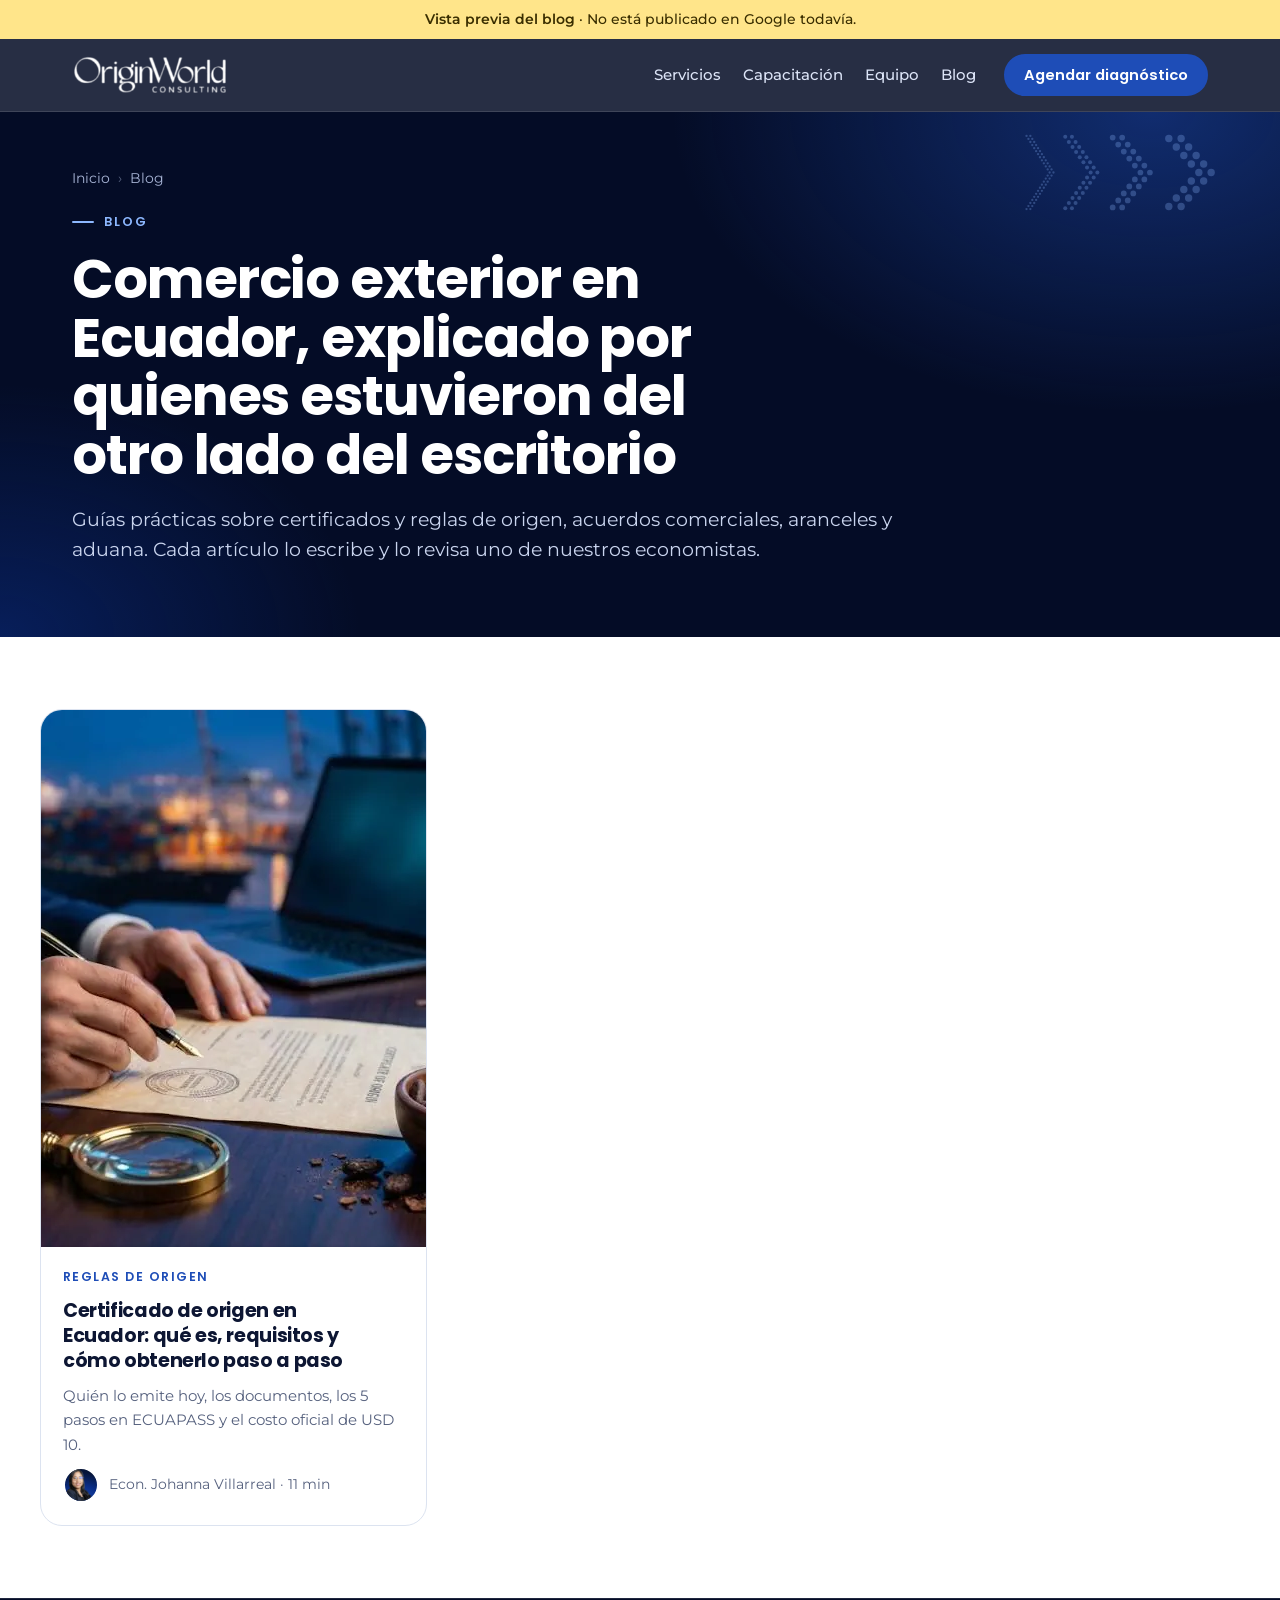
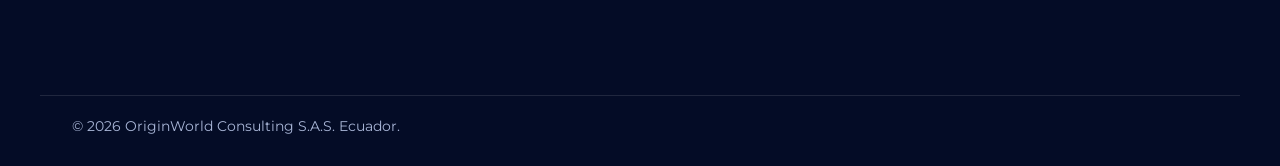
<file: blog/index.html>
<!doctype html>
<html lang="es-EC">
<head>
  <meta charset="utf-8">
  <meta name="viewport" content="width=device-width, initial-scale=1">
  <title>Blog de comercio exterior en Ecuador | OriginWorld</title>
  <meta name="description" content="Guías de comercio exterior en Ecuador escritas por economistas especialistas en reglas de origen: certificados, acuerdos comerciales, aranceles y aduana.">
  <meta name="robots" content="noindex, nofollow">
  <link rel="canonical" href="https://originworld.com.ec/blog/">
  <meta name="theme-color" content="#050F2E">
  <link rel="icon" href="/assets/img/favicon.svg" type="image/svg+xml">
  <link rel="preconnect" href="https://fonts.googleapis.com">
  <link rel="preconnect" href="https://fonts.gstatic.com" crossorigin>
  <link rel="stylesheet" href="https://fonts.googleapis.com/css2?family=Montserrat:wght@400;500;600&family=Poppins:wght@500;600;700&display=swap">
  <link rel="stylesheet" href="/assets/css/styles.css">
  <link rel="stylesheet" href="/assets/css/blog.css">
</head>
<body class="post-page">
  <a class="skip" href="#contenido">Saltar al contenido</a>
  <div class="draft-bar">Vista previa del blog <span>· No está publicado en Google todavía.</span></div>
  <header class="site-header" id="top">
    <div class="wrap header-row">
      <a class="brand" href="/" aria-label="OriginWorld Consulting, ir al inicio">
        <img src="/assets/img/logo-origin-world-blanco.png" alt="OriginWorld Consulting" width="472" height="121">
      </a>
      <nav class="nav" aria-label="Principal">
        <a href="/#servicios">Servicios</a>
        <a href="/#capacitacion">Capacitación</a>
        <a href="/#equipo">Equipo</a>
        <a href="/blog/">Blog</a>
      </nav>
      <a class="btn btn-small" href="/#contacto">Agendar diagnóstico</a>
    </div>
  </header>

  <main id="contenido">
    <section class="post-hero">
      <span class="dots" aria-hidden="true"></span>
      <div class="wrap">
        <nav class="crumbs" aria-label="Ruta"><a href="/">Inicio</a><span aria-hidden="true">›</span><span>Blog</span></nav>
        <p class="eyebrow">Blog</p>
        <h1>Comercio exterior en Ecuador, explicado por quienes estuvieron del otro lado del escritorio</h1>
        <p class="post-lead">Guías prácticas sobre certificados y reglas de origen, acuerdos comerciales, aranceles y aduana. Cada artículo lo escribe y lo revisa uno de nuestros economistas.</p>
      </div>
    </section>

    <div class="wrap blog-list">
      <a class="blog-card" href="/blog/certificado-de-origen-ecuador/">
        <img src="/assets/img/servicio-origen.webp" alt="" width="800" height="537" loading="lazy">
        <div class="blog-card-body">
          <span class="author-role">Reglas de origen</span>
          <h2>Certificado de origen en Ecuador: qué es, requisitos y cómo obtenerlo paso a paso</h2>
          <p>Quién lo emite hoy, los documentos, los 5 pasos en ECUAPASS y el costo oficial de USD 10.</p>
          <div class="byline-mini">
            <span class="avatar"><img src="/assets/img/equipo-johanna.webp" alt="" width="608" height="810" loading="lazy"></span>
            <span>Econ. Johanna Villarreal · 11 min</span>
          </div>
        </div>
      </a>
    </div>
  </main>

  <footer class="site-footer">
    <div class="wrap footer-legal"><p>© <span id="year">2026</span> OriginWorld Consulting S.A.S. Ecuador.</p></div>
  </footer>
  <script src="/assets/js/blog.js" defer></script>
</body>
</html>
</file>
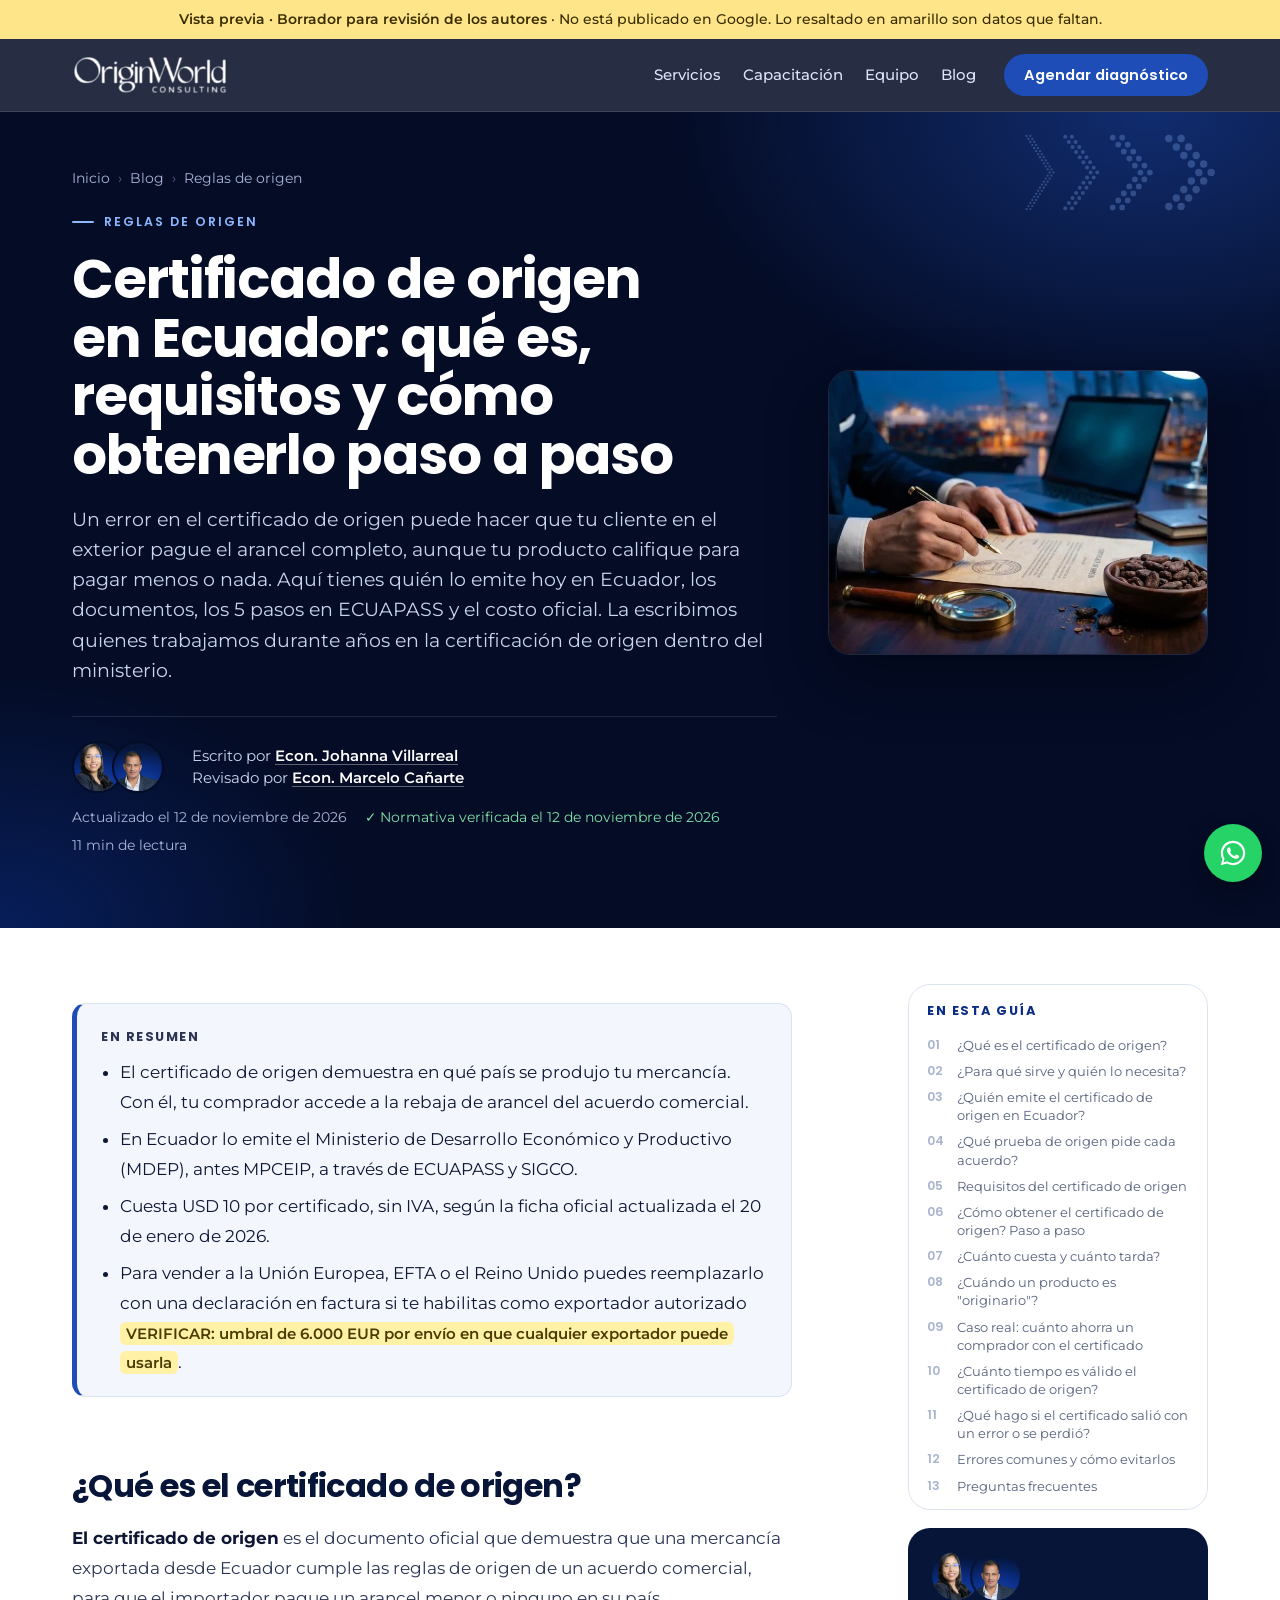
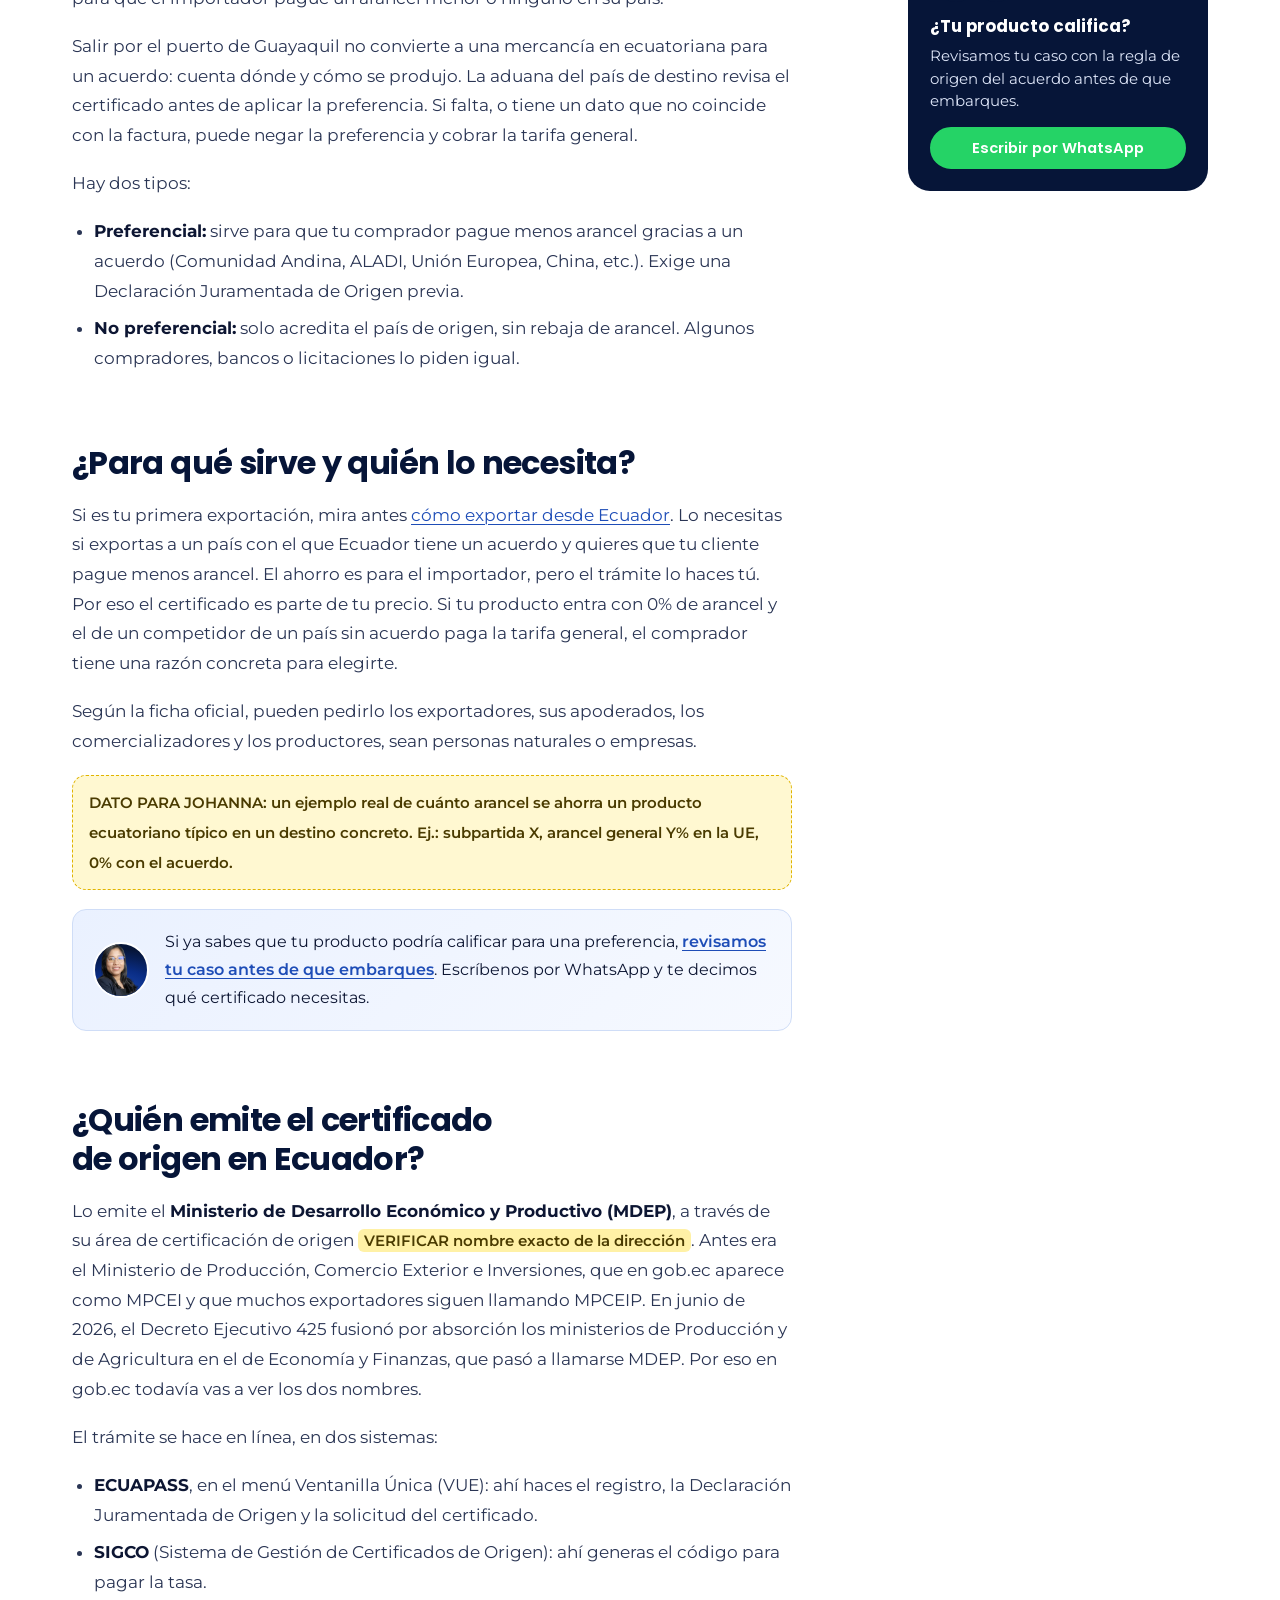
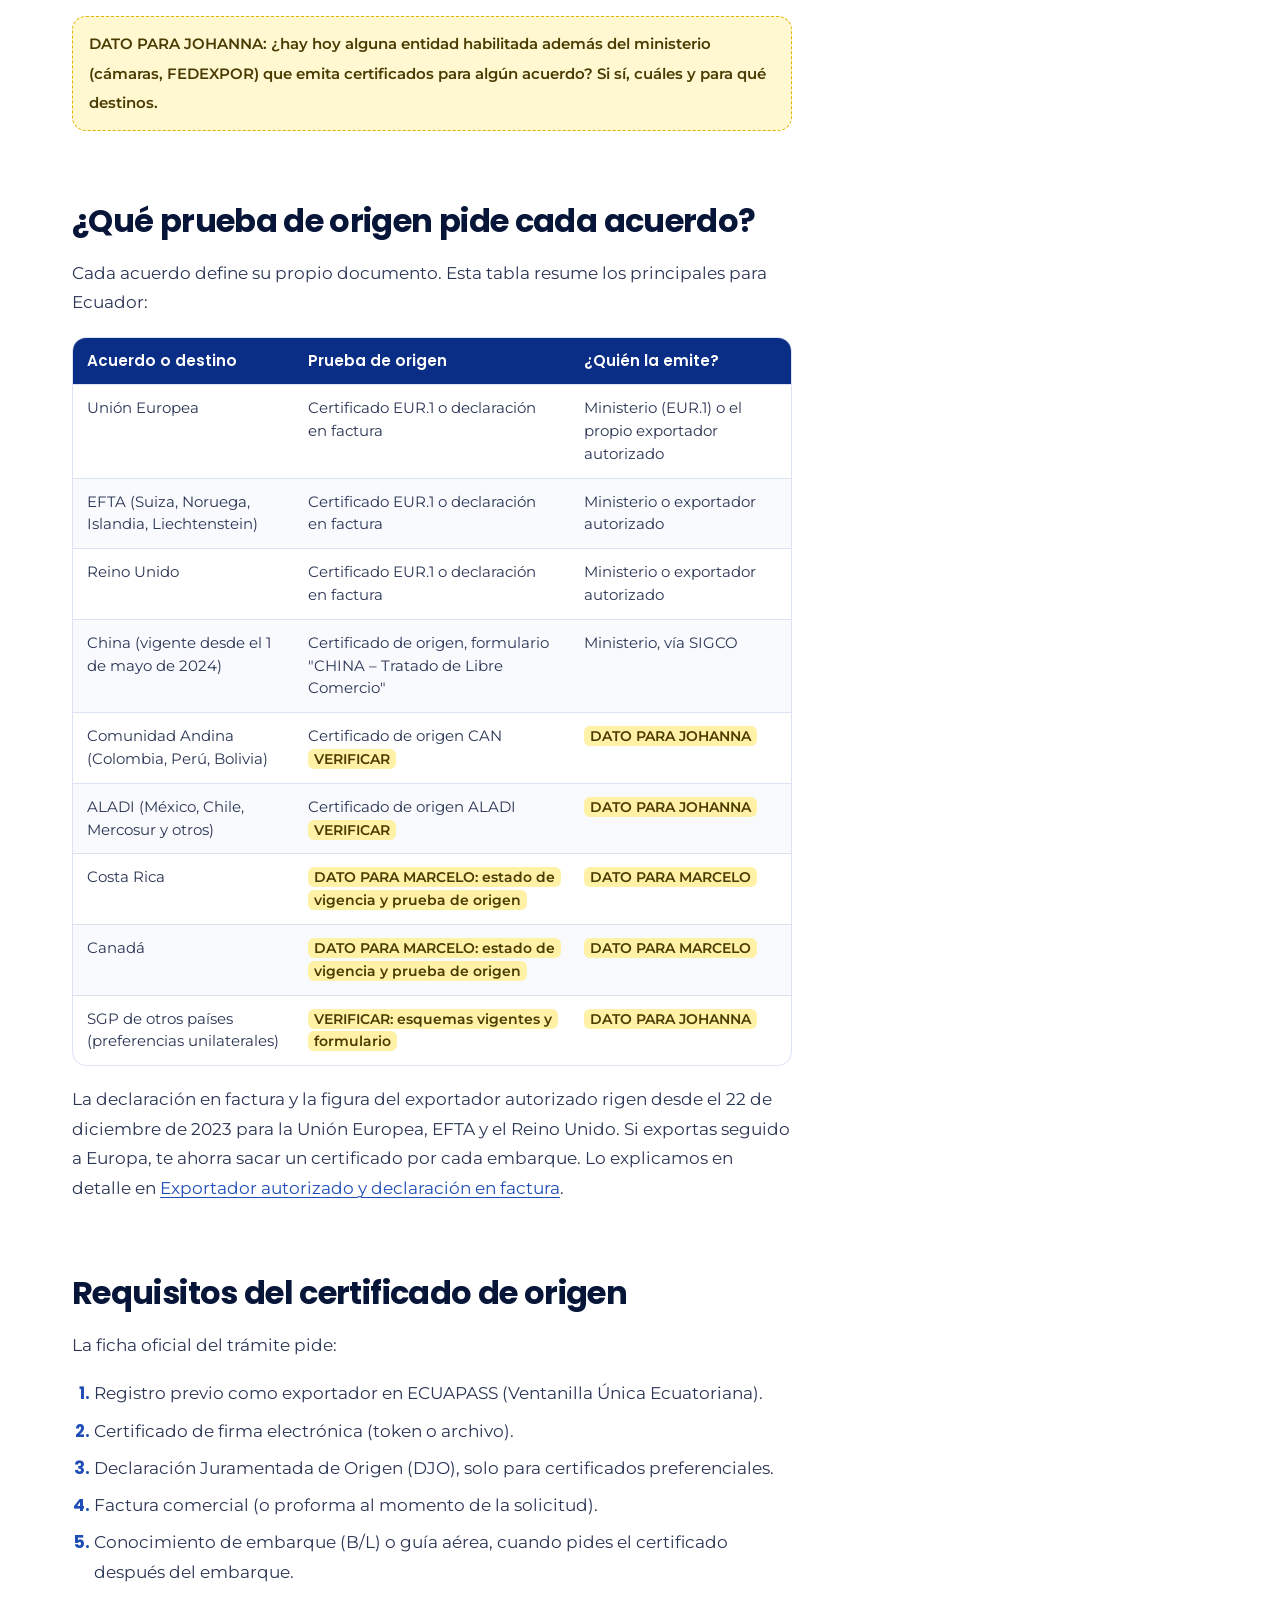
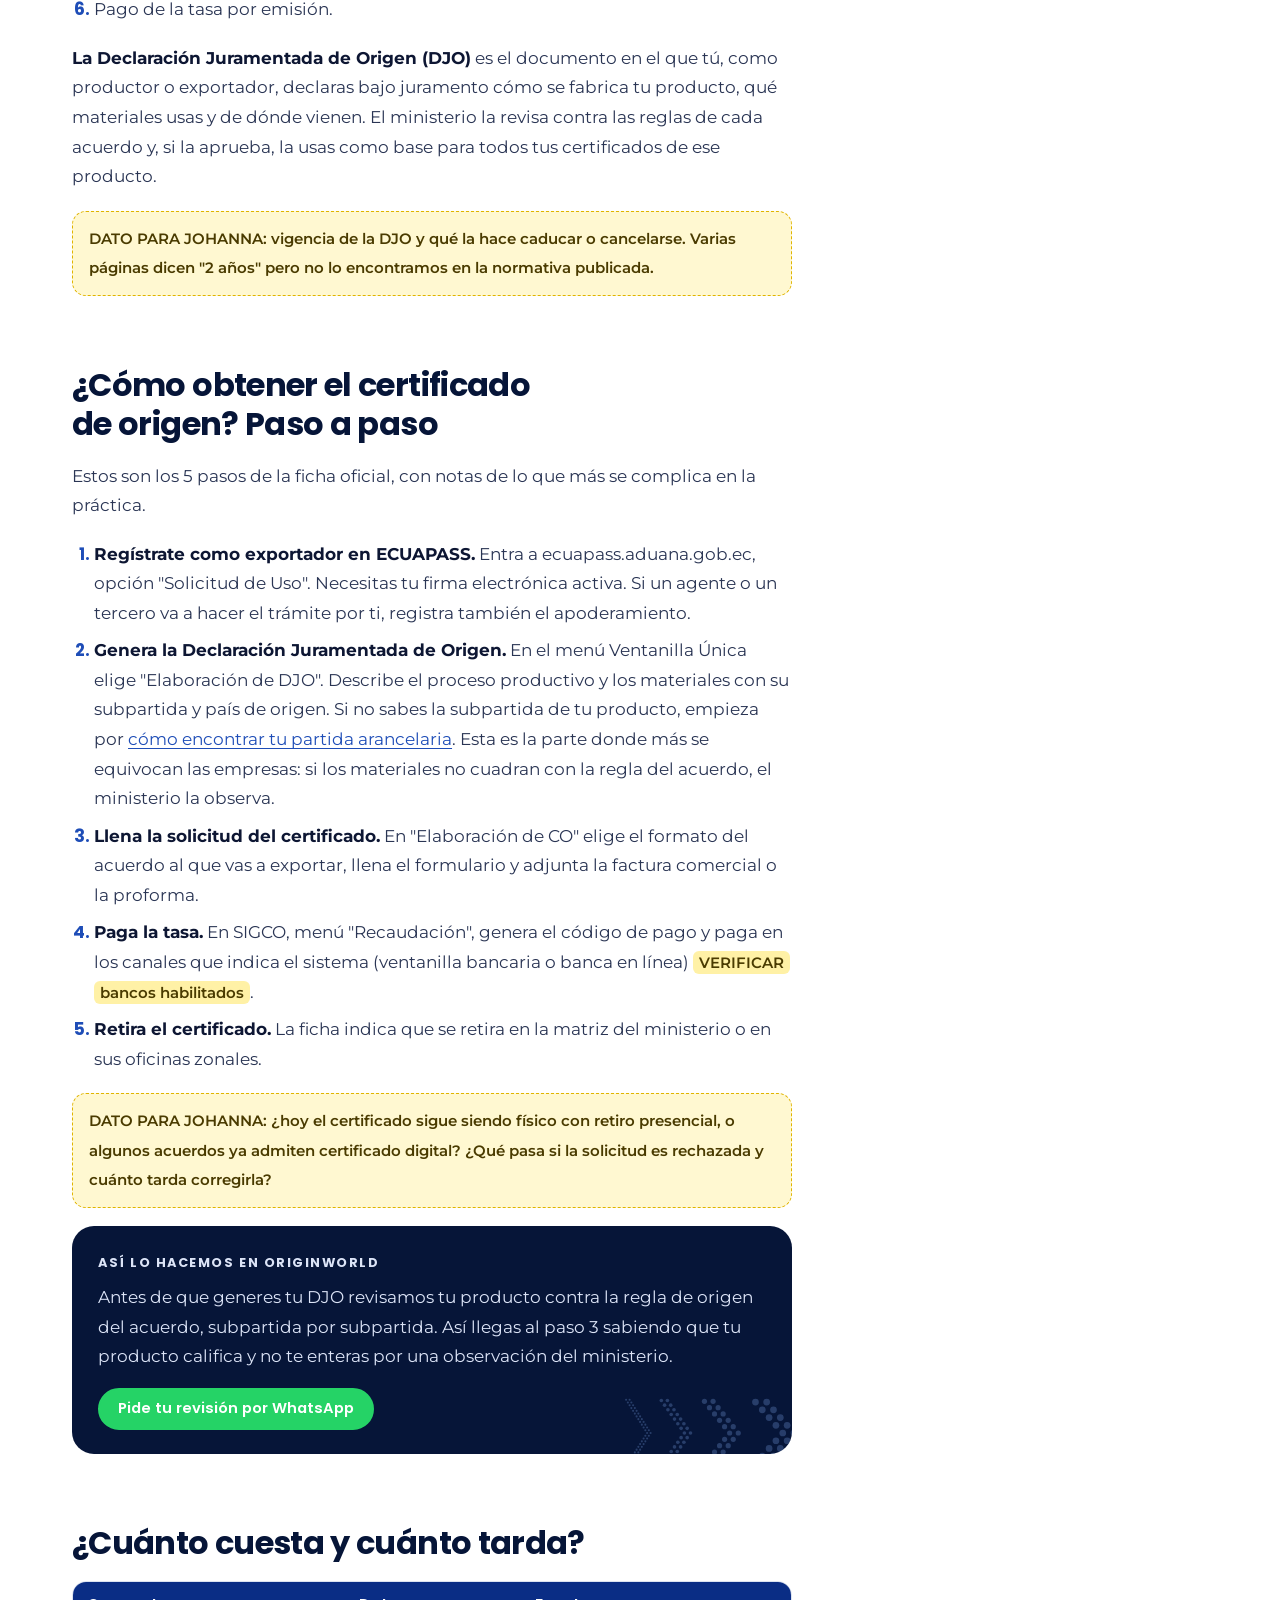
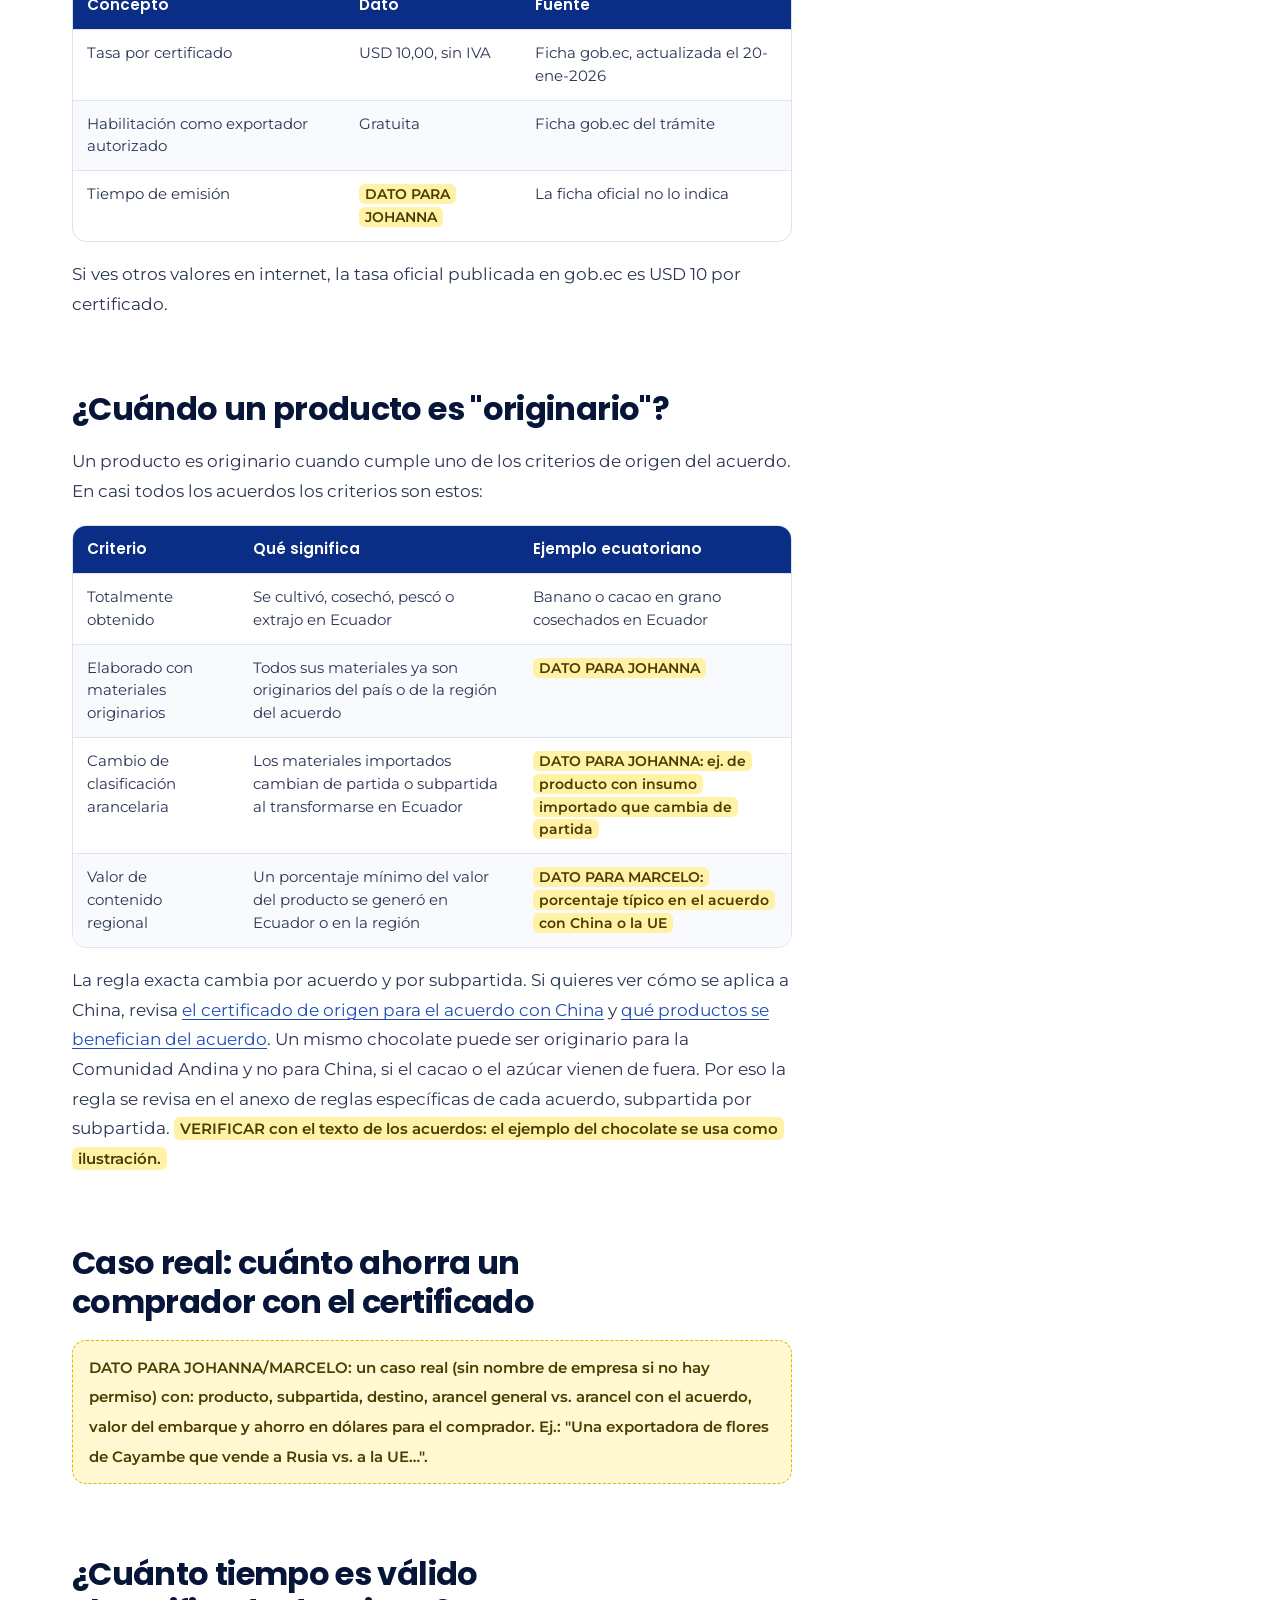
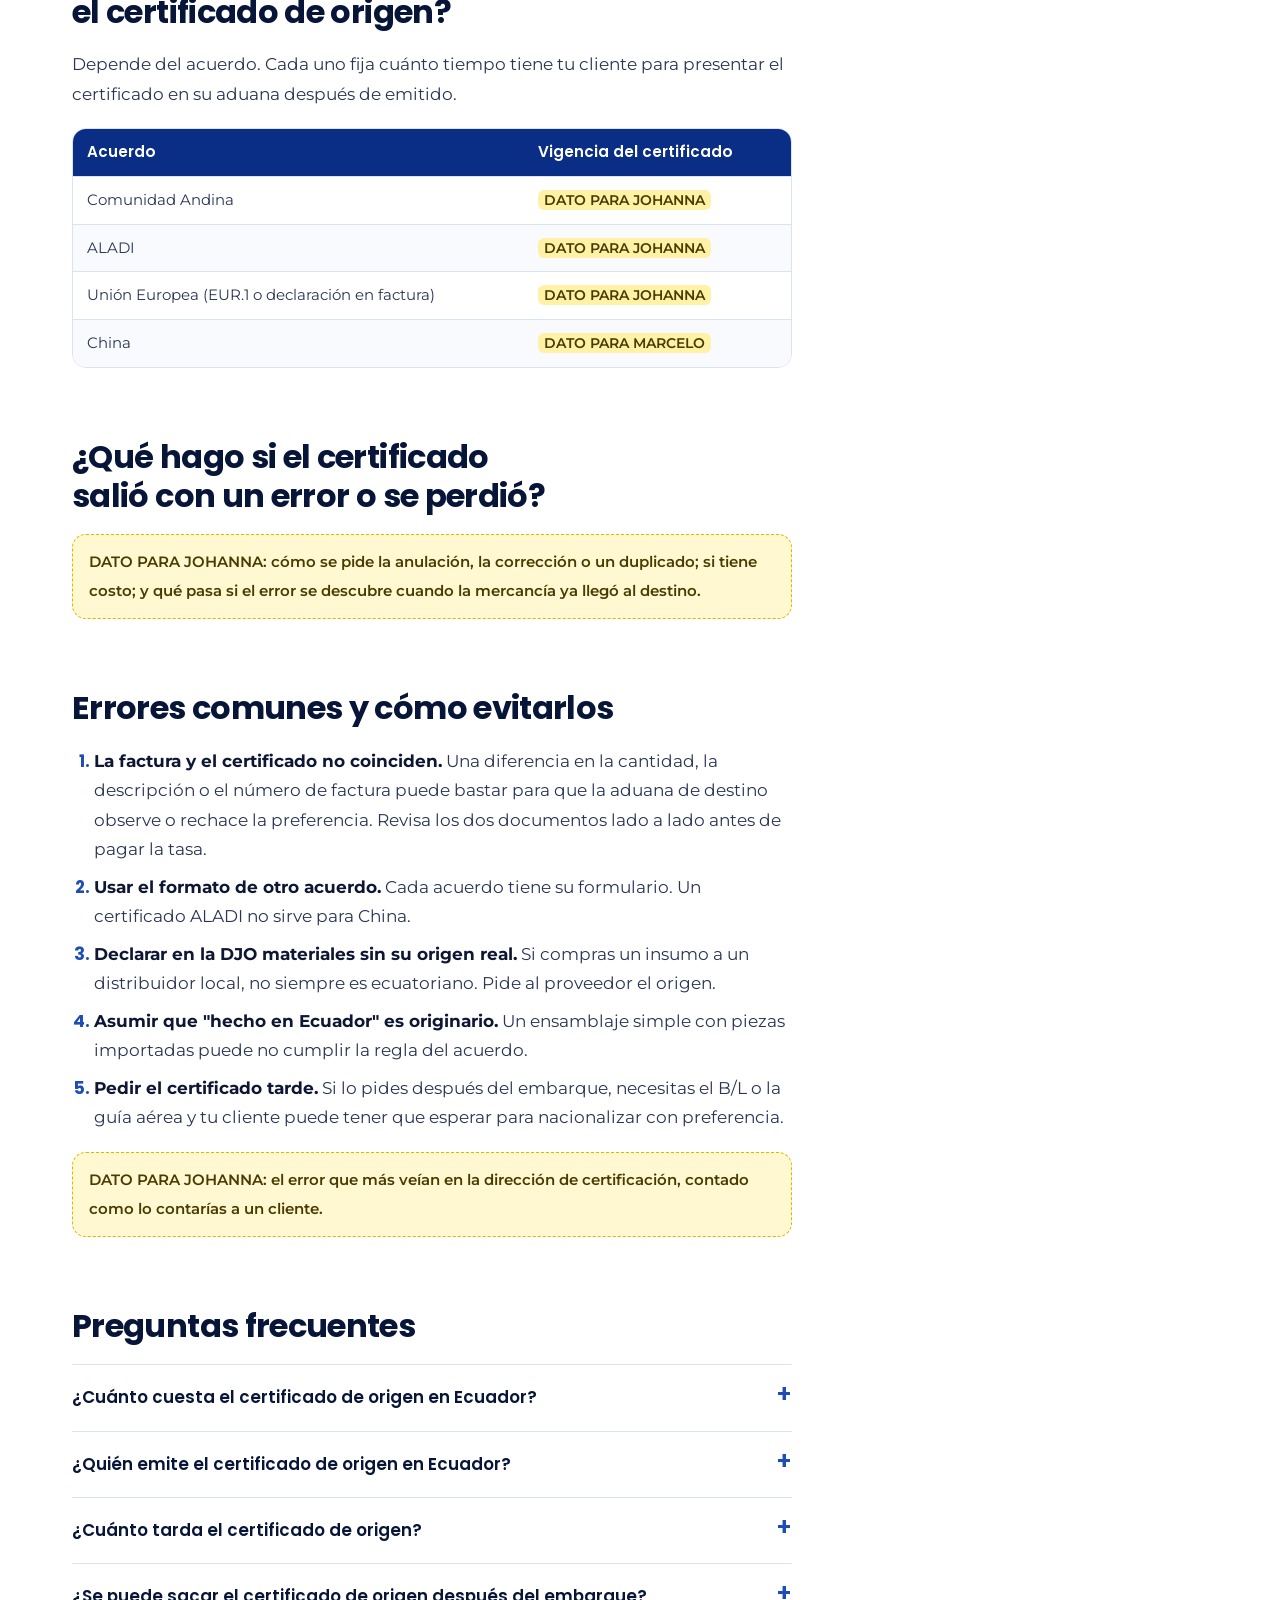
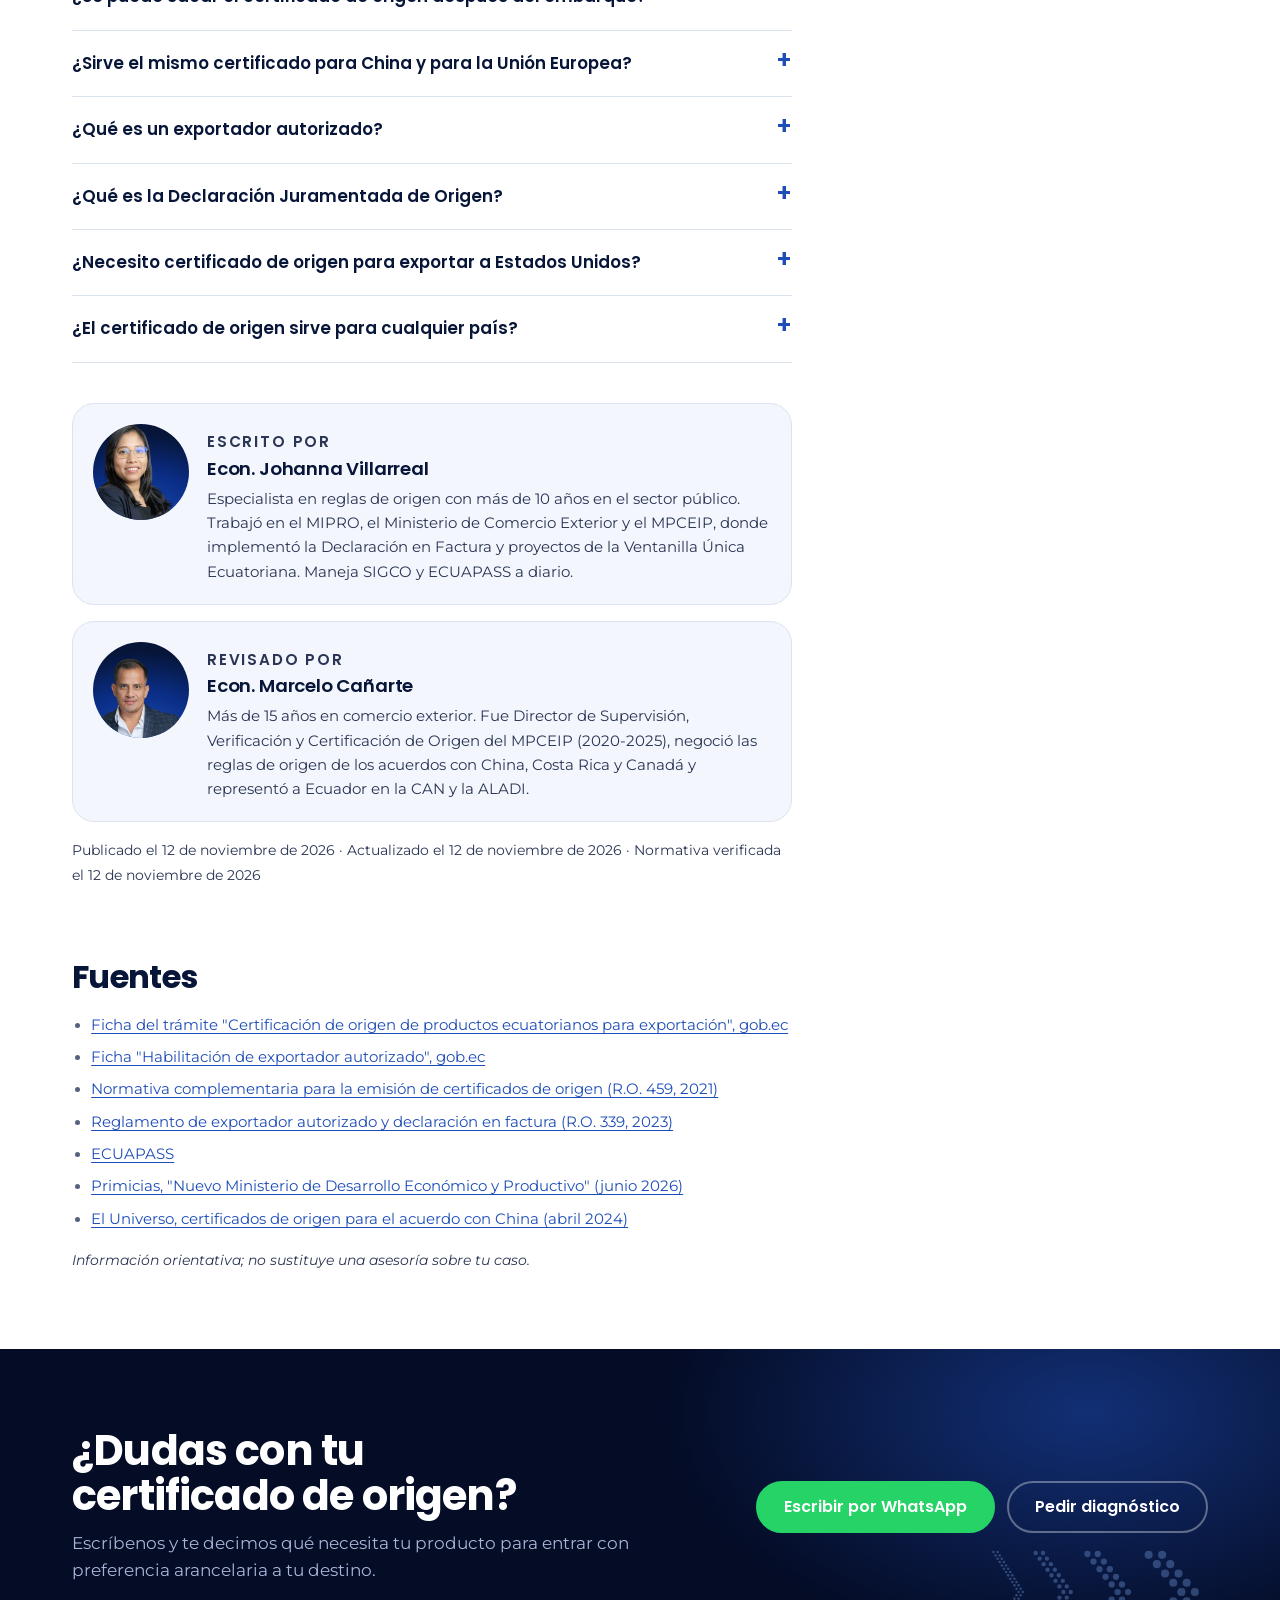
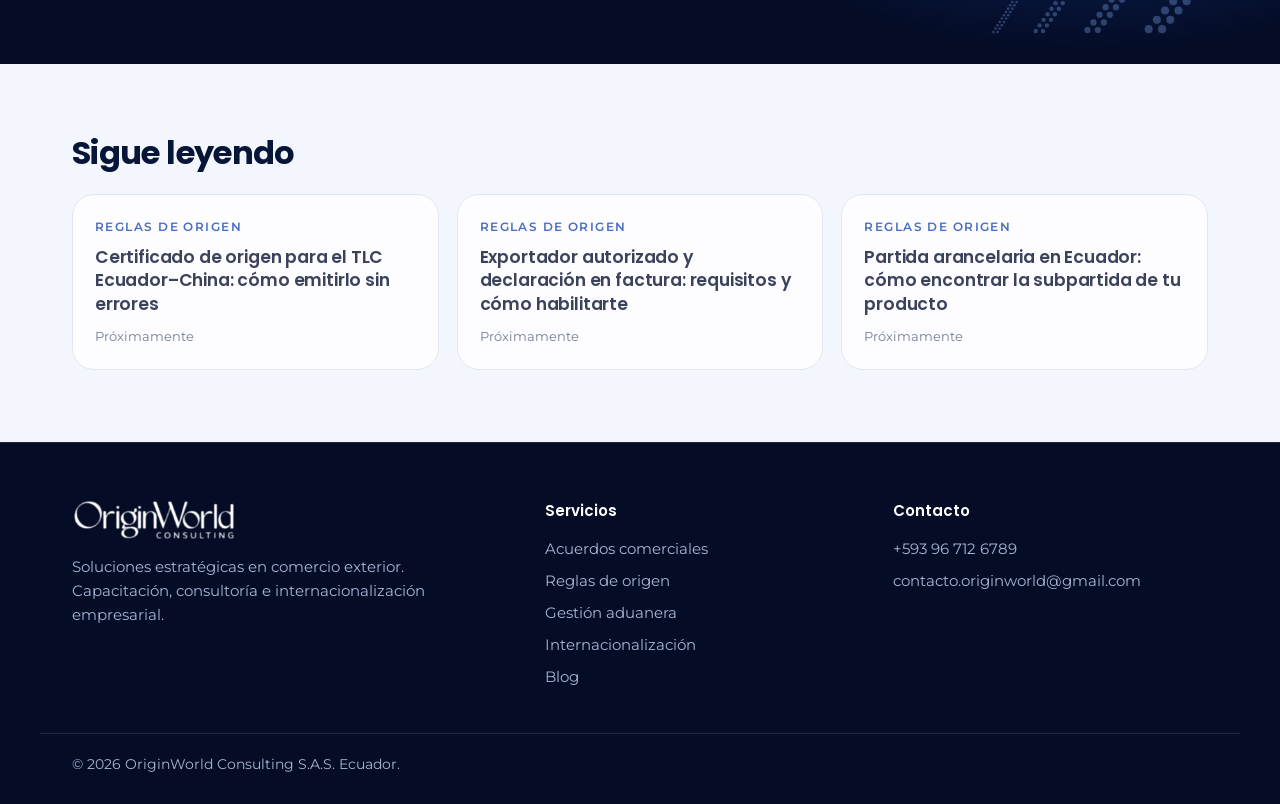
<file: blog/certificado-de-origen-ecuador/index.html>
<!doctype html>
<html lang="es-EC">
<head>
  <meta charset="utf-8">
  <meta name="viewport" content="width=device-width, initial-scale=1">
  <title>Certificado de origen en Ecuador: requisitos y costo 2026 | OriginWorld</title>
  <meta name="description" content="Qué es el certificado de origen, quién lo emite en Ecuador, requisitos, los 5 pasos en ECUAPASS y el costo de USD 10. Guía de especialistas en origen.">
  <meta name="robots" content="noindex, nofollow">
  <link rel="canonical" href="https://originworld.com.ec/blog/certificado-de-origen-ecuador/">
  <meta name="theme-color" content="#050F2E">
  <meta name="author" content="Johanna Villarreal">
  <meta property="og:type" content="article">
  <meta property="og:locale" content="es_EC">
  <meta property="og:title" content="Certificado de origen en Ecuador: requisitos y costo 2026">
  <meta property="og:description" content="Qué es el certificado de origen, quién lo emite en Ecuador, requisitos, los 5 pasos en ECUAPASS y el costo de USD 10. Guía de especialistas en origen.">
  <meta property="og:url" content="https://originworld.com.ec/blog/certificado-de-origen-ecuador/">
  <meta property="og:image" content="https://originworld.com.ec/assets/img/servicio-origen.webp">
  <meta property="article:published_time" content="2026-11-12">
  <meta property="article:modified_time" content="2026-11-12">
  <meta name="twitter:card" content="summary_large_image">
  <link rel="icon" href="/assets/img/favicon.svg" type="image/svg+xml">
  <link rel="preconnect" href="https://fonts.googleapis.com">
  <link rel="preconnect" href="https://fonts.gstatic.com" crossorigin>
  <link rel="stylesheet" href="https://fonts.googleapis.com/css2?family=Montserrat:wght@400;500;600&family=Poppins:wght@500;600;700&display=swap">
  <link rel="stylesheet" href="/assets/css/styles.css">
  <link rel="stylesheet" href="/assets/css/blog.css">
  <script type="application/ld+json">{"@context": "https://schema.org", "@type": "BlogPosting", "headline": "Certificado de origen en Ecuador: requisitos y costo 2026", "description": "Qué es el certificado de origen, quién lo emite en Ecuador, requisitos, los 5 pasos en ECUAPASS y el costo de USD 10. Guía de especialistas en origen.", "mainEntityOfPage": "https://originworld.com.ec/blog/certificado-de-origen-ecuador/", "url": "https://originworld.com.ec/blog/certificado-de-origen-ecuador/", "datePublished": "2026-11-12", "dateModified": "2026-11-12", "inLanguage": "es-EC", "image": "https://originworld.com.ec/assets/img/servicio-origen.webp", "author": {"@type": "Person", "name": "Johanna Villarreal", "jobTitle": "Especialista en reglas de origen", "worksFor": {"@type": "Organization", "name": "OriginWorld Consulting"}, "image": "https://originworld.com.ec/assets/img/equipo-johanna.webp"}, "reviewedBy": {"@type": "Person", "name": "Marcelo Cañarte", "jobTitle": "Ex Director de Certificación de Origen", "worksFor": {"@type": "Organization", "name": "OriginWorld Consulting"}, "image": "https://originworld.com.ec/assets/img/equipo-marcelo.webp"}, "publisher": {"@type": "Organization", "name": "OriginWorld Consulting S.A.S.", "url": "https://originworld.com.ec/", "logo": {"@type": "ImageObject", "url": "https://originworld.com.ec/assets/img/logo-origin-world.png"}}}</script>
<script type="application/ld+json">{"@context": "https://schema.org", "@type": "BreadcrumbList", "itemListElement": [{"@type": "ListItem", "position": 1, "name": "Inicio", "item": "https://originworld.com.ec/"}, {"@type": "ListItem", "position": 2, "name": "Blog", "item": "https://originworld.com.ec/blog/"}, {"@type": "ListItem", "position": 3, "name": "Certificado de origen en Ecuador: requisitos y costo 2026", "item": "https://originworld.com.ec/blog/certificado-de-origen-ecuador/"}]}</script>
<script type="application/ld+json">{"@context": "https://schema.org", "@type": "FAQPage", "mainEntity": [{"@type": "Question", "name": "¿Cuánto cuesta el certificado de origen en Ecuador?", "acceptedAnswer": {"@type": "Answer", "text": "USD 10 por certificado, sin IVA, según la ficha oficial del trámite en gob.ec actualizada el 20 de enero de 2026. La habilitación como exportador autorizado es gratuita."}}, {"@type": "Question", "name": "¿Quién emite el certificado de origen en Ecuador?", "acceptedAnswer": {"@type": "Answer", "text": "El Ministerio de Desarrollo Económico y Productivo (MDEP), que absorbió en 2026 al antiguo Ministerio de Producción (MPCEIP). El trámite se hace en ECUAPASS y el pago en SIGCO."}}, {"@type": "Question", "name": "¿Sirve el mismo certificado para China y para la Unión Europea?", "acceptedAnswer": {"@type": "Answer", "text": "No. Cada acuerdo tiene su propio formulario y sus propias reglas. Para China se usa el formulario \"CHINA – Tratado de Libre Comercio\"; para la Unión Europea, el EUR.1 o una declaración en factura."}}, {"@type": "Question", "name": "¿Qué es un exportador autorizado?", "acceptedAnswer": {"@type": "Answer", "text": "Es un exportador habilitado por el ministerio para declarar el origen en su propia factura, sin pedir un certificado por embarque. Aplica para la Unión Europea, EFTA y el Reino Unido. La habilitación es gratuita, se pide en ECUAPASS y dura 2 años."}}, {"@type": "Question", "name": "¿Qué es la Declaración Juramentada de Origen?", "acceptedAnswer": {"@type": "Answer", "text": "Es la declaración en la que el productor o exportador describe cómo fabrica su producto y de dónde vienen sus materiales. Es requisito para cualquier certificado preferencial."}}]}</script>
</head>
<body class="post-page">
  <a class="skip" href="#articulo">Saltar al artículo</a>
  <div class="read-progress" aria-hidden="true"></div>
  <div class="draft-bar">Vista previa · Borrador para revisión de los autores <span>· No está publicado en Google. Lo resaltado en amarillo son datos que faltan.</span></div>
  <header class="site-header" id="top">
    <div class="wrap header-row">
      <a class="brand" href="/" aria-label="OriginWorld Consulting, ir al inicio">
        <img src="/assets/img/logo-origin-world-blanco.png" alt="OriginWorld Consulting" width="472" height="121">
      </a>
      <nav class="nav" aria-label="Principal">
        <a href="/#servicios">Servicios</a>
        <a href="/#capacitacion">Capacitación</a>
        <a href="/#equipo">Equipo</a>
        <a href="/blog/">Blog</a>
      </nav>
      <a class="btn btn-small" href="/#contacto">Agendar diagnóstico</a>
    </div>
  </header>

  <main id="articulo">
    <section class="post-hero">
      <span class="dots" aria-hidden="true"></span>
      <div class="wrap post-hero-grid">
       <div>
        <nav class="crumbs" aria-label="Ruta">
          <a href="/">Inicio</a><span aria-hidden="true">›</span><a href="/blog/">Blog</a><span aria-hidden="true">›</span><span>Reglas de origen</span>
        </nav>
        <p class="eyebrow">Reglas de origen</p>
        <h1>Certificado de origen en Ecuador: qué es, requisitos y cómo obtenerlo paso a paso</h1>
        <p class="post-lead">Un error en el certificado de origen puede hacer que tu cliente en el exterior pague el arancel completo, aunque tu producto califique para pagar menos o nada. Aquí tienes quién lo emite hoy en Ecuador, los documentos, los 5 pasos en ECUAPASS y el costo oficial. La escribimos quienes trabajamos durante años en la certificación de origen dentro del ministerio.</p>
        <div class="byline">
          <div class="byline-people"><span class="avatar"><img src="/assets/img/equipo-johanna.webp" alt="Econ. Johanna Villarreal" width="608" height="810" loading="lazy"></span><span class="avatar"><img src="/assets/img/equipo-marcelo.webp" alt="Econ. Marcelo Cañarte" width="608" height="810" loading="lazy"></span></div>
          <p class="byline-text">Escrito por <a href="#autores"><strong>Econ. Johanna Villarreal</strong></a><br>Revisado por <a href="#autores"><strong>Econ. Marcelo Cañarte</strong></a></p>
          <div class="byline-meta">
            <span>Actualizado el 12 de noviembre de 2026</span>
            <span class="check">✓ Normativa verificada el 12 de noviembre de 2026</span>
            <span>11 min de lectura</span>
          </div>
        </div>
       </div>
       <figure class="post-figure"><img src="/assets/img/servicio-origen.webp" alt="Economista firmando un certificado de origen junto a granos de cacao, con el puerto al fondo" width="800" height="537" fetchpriority="high"></figure>
      </div>
    </section>

    <div class="wrap post-layout">
      <article class="post-body">
        <details class="toc-mobile"><summary>En esta guía</summary><ol><li><a href="#que-es-el-certificado-de-origen">¿Qué es el certificado de origen?</a></li><li><a href="#para-que-sirve-y-quien-lo-necesita">¿Para qué sirve y quién lo necesita?</a></li><li><a href="#quien-emite-el-certificado-de-origen-en-ecuador">¿Quién emite el certificado de origen en Ecuador?</a></li><li><a href="#que-prueba-de-origen-pide-cada-acuerdo">¿Qué prueba de origen pide cada acuerdo?</a></li><li><a href="#requisitos-del-certificado-de-origen">Requisitos del certificado de origen</a></li><li><a href="#como-obtener-el-certificado-de-origen-paso-a-paso">¿Cómo obtener el certificado de origen? Paso a paso</a></li><li><a href="#cuanto-cuesta-y-cuanto-tarda">¿Cuánto cuesta y cuánto tarda?</a></li><li><a href="#cuando-un-producto-es-originario">¿Cuándo un producto es &quot;originario&quot;?</a></li><li><a href="#caso-real-cuanto-ahorra-un-comprador-con-el-certificado">Caso real: cuánto ahorra un comprador con el certificado</a></li><li><a href="#cuanto-tiempo-es-valido-el-certificado-de-origen">¿Cuánto tiempo es válido el certificado de origen?</a></li><li><a href="#que-hago-si-el-certificado-salio-con-un-error-o-se-perdio">¿Qué hago si el certificado salió con un error o se perdió?</a></li><li><a href="#errores-comunes-y-como-evitarlos">Errores comunes y cómo evitarlos</a></li><li><a href="#preguntas-frecuentes">Preguntas frecuentes</a></li></ol></details>
        <div class="tldr"><p class="tldr-title">En resumen</p><ul>
<li>El certificado de origen demuestra en qué país se produjo tu mercancía. Con él, tu comprador accede a la rebaja de arancel del acuerdo comercial.</li>
<li>En Ecuador lo emite el Ministerio de Desarrollo Económico y Productivo (MDEP), antes MPCEIP, a través de ECUAPASS y SIGCO.</li>
<li>Cuesta USD 10 por certificado, sin IVA, según la ficha oficial actualizada el 20 de enero de 2026.</li>
<li>Para vender a la Unión Europea, EFTA o el Reino Unido puedes reemplazarlo con una declaración en factura si te habilitas como exportador autorizado <mark class="nota">VERIFICAR: umbral de 6.000 EUR por envío en que cualquier exportador puede usarla</mark>.</li>
</ul></div>
        




<h2 id="que-es-el-certificado-de-origen">¿Qué es el certificado de origen?</h2>
<p><strong>El certificado de origen</strong> es el documento oficial que demuestra que una mercancía exportada desde Ecuador cumple las reglas de origen de un acuerdo comercial, para que el importador pague un arancel menor o ninguno en su país.</p>
<p>Salir por el puerto de Guayaquil no convierte a una mercancía en ecuatoriana para un acuerdo: cuenta dónde y cómo se produjo. La aduana del país de destino revisa el certificado antes de aplicar la preferencia. Si falta, o tiene un dato que no coincide con la factura, puede negar la preferencia y cobrar la tarifa general.</p>
<p>Hay dos tipos:</p>
<ul>
<li><strong>Preferencial:</strong> sirve para que tu comprador pague menos arancel gracias a un acuerdo (Comunidad Andina, ALADI, Unión Europea, China, etc.). Exige una Declaración Juramentada de Origen previa.</li>
<li><strong>No preferencial:</strong> solo acredita el país de origen, sin rebaja de arancel. Algunos compradores, bancos o licitaciones lo piden igual.</li>
</ul>
<h2 id="para-que-sirve-y-quien-lo-necesita">¿Para qué sirve y quién lo necesita?</h2>
<p>Si es tu primera exportación, mira antes <a href="/blog/como-exportar-desde-ecuador">cómo exportar desde Ecuador</a>. Lo necesitas si exportas a un país con el que Ecuador tiene un acuerdo y quieres que tu cliente pague menos arancel. El ahorro es para el importador, pero el trámite lo haces tú. Por eso el certificado es parte de tu precio. Si tu producto entra con 0% de arancel y el de un competidor de un país sin acuerdo paga la tarifa general, el comprador tiene una razón concreta para elegirte.</p>
<p>Según la ficha oficial, pueden pedirlo los exportadores, sus apoderados, los comercializadores y los productores, sean personas naturales o empresas.</p>
<p class="nota-block"><mark class="nota">DATO PARA JOHANNA: un ejemplo real de cuánto arancel se ahorra un producto ecuatoriano típico en un destino concreto. Ej.: subpartida X, arancel general Y% en la UE, 0% con el acuerdo.</mark></p>
<div class="cta-inline"><span class="avatar"><img alt="Econ. Johanna Villarreal" height="810" loading="lazy" src="/assets/img/equipo-johanna.webp" width="608"/></span><p>Si ya sabes que tu producto podría calificar para una preferencia, <a href="https://wa.me/593967126789?text=Vengo%20del%20blog%20A1" rel="noopener" target="_blank">revisamos tu caso antes de que embarques</a>. Escríbenos por WhatsApp y te decimos qué certificado necesitas.</p></div>
<h2 id="quien-emite-el-certificado-de-origen-en-ecuador">¿Quién emite el certificado de origen en Ecuador?</h2>
<p>Lo emite el <strong>Ministerio de Desarrollo Económico y Productivo (MDEP)</strong>, a través de su área de certificación de origen <mark class="nota">VERIFICAR nombre exacto de la dirección</mark>. Antes era el Ministerio de Producción, Comercio Exterior e Inversiones, que en gob.ec aparece como MPCEI y que muchos exportadores siguen llamando MPCEIP. En junio de 2026, el Decreto Ejecutivo 425 fusionó por absorción los ministerios de Producción y de Agricultura en el de Economía y Finanzas, que pasó a llamarse MDEP. Por eso en gob.ec todavía vas a ver los dos nombres.</p>
<p>El trámite se hace en línea, en dos sistemas:</p>
<ul>
<li><strong>ECUAPASS</strong>, en el menú Ventanilla Única (VUE): ahí haces el registro, la Declaración Juramentada de Origen y la solicitud del certificado.</li>
<li><strong>SIGCO</strong> (Sistema de Gestión de Certificados de Origen): ahí generas el código para pagar la tasa.</li>
</ul>
<p class="nota-block"><mark class="nota">DATO PARA JOHANNA: ¿hay hoy alguna entidad habilitada además del ministerio (cámaras, FEDEXPOR) que emita certificados para algún acuerdo? Si sí, cuáles y para qué destinos.</mark></p>
<h2 id="que-prueba-de-origen-pide-cada-acuerdo">¿Qué prueba de origen pide cada acuerdo?</h2>
<p>Cada acuerdo define su propio documento. Esta tabla resume los principales para Ecuador:</p>
<div class="table-wrap"><table>
<thead>
<tr>
<th>Acuerdo o destino</th>
<th>Prueba de origen</th>
<th>¿Quién la emite?</th>
</tr>
</thead>
<tbody>
<tr>
<td>Unión Europea</td>
<td>Certificado EUR.1 o declaración en factura</td>
<td>Ministerio (EUR.1) o el propio exportador autorizado</td>
</tr>
<tr>
<td>EFTA (Suiza, Noruega, Islandia, Liechtenstein)</td>
<td>Certificado EUR.1 o declaración en factura</td>
<td>Ministerio o exportador autorizado</td>
</tr>
<tr>
<td>Reino Unido</td>
<td>Certificado EUR.1 o declaración en factura</td>
<td>Ministerio o exportador autorizado</td>
</tr>
<tr>
<td>China (vigente desde el 1 de mayo de 2024)</td>
<td>Certificado de origen, formulario "CHINA – Tratado de Libre Comercio"</td>
<td>Ministerio, vía SIGCO</td>
</tr>
<tr>
<td>Comunidad Andina (Colombia, Perú, Bolivia)</td>
<td>Certificado de origen CAN <mark class="nota">VERIFICAR</mark></td>
<td><mark class="nota">DATO PARA JOHANNA</mark></td>
</tr>
<tr>
<td>ALADI (México, Chile, Mercosur y otros)</td>
<td>Certificado de origen ALADI <mark class="nota">VERIFICAR</mark></td>
<td><mark class="nota">DATO PARA JOHANNA</mark></td>
</tr>
<tr>
<td>Costa Rica</td>
<td><mark class="nota">DATO PARA MARCELO: estado de vigencia y prueba de origen</mark></td>
<td><mark class="nota">DATO PARA MARCELO</mark></td>
</tr>
<tr>
<td>Canadá</td>
<td><mark class="nota">DATO PARA MARCELO: estado de vigencia y prueba de origen</mark></td>
<td><mark class="nota">DATO PARA MARCELO</mark></td>
</tr>
<tr>
<td>SGP de otros países (preferencias unilaterales)</td>
<td><mark class="nota">VERIFICAR: esquemas vigentes y formulario</mark></td>
<td><mark class="nota">DATO PARA JOHANNA</mark></td>
</tr>
</tbody>
</table></div>
<p>La declaración en factura y la figura del exportador autorizado rigen desde el 22 de diciembre de 2023 para la Unión Europea, EFTA y el Reino Unido. Si exportas seguido a Europa, te ahorra sacar un certificado por cada embarque. Lo explicamos en detalle en <a href="/blog/exportador-autorizado">Exportador autorizado y declaración en factura</a>.</p>
<h2 id="requisitos-del-certificado-de-origen">Requisitos del certificado de origen</h2>
<p>La ficha oficial del trámite pide:</p>
<ol>
<li>Registro previo como exportador en ECUAPASS (Ventanilla Única Ecuatoriana).</li>
<li>Certificado de firma electrónica (token o archivo).</li>
<li>Declaración Juramentada de Origen (DJO), solo para certificados preferenciales.</li>
<li>Factura comercial (o proforma al momento de la solicitud).</li>
<li>Conocimiento de embarque (B/L) o guía aérea, cuando pides el certificado después del embarque.</li>
<li>Pago de la tasa por emisión.</li>
</ol>
<p><strong>La Declaración Juramentada de Origen (DJO)</strong> es el documento en el que tú, como productor o exportador, declaras bajo juramento cómo se fabrica tu producto, qué materiales usas y de dónde vienen. El ministerio la revisa contra las reglas de cada acuerdo y, si la aprueba, la usas como base para todos tus certificados de ese producto.</p>
<p class="nota-block"><mark class="nota">DATO PARA JOHANNA: vigencia de la DJO y qué la hace caducar o cancelarse. Varias páginas dicen &quot;2 años&quot; pero no lo encontramos en la normativa publicada.</mark></p>
<h2 id="como-obtener-el-certificado-de-origen-paso-a-paso">¿Cómo obtener el certificado de origen? Paso a paso</h2>
<p>Estos son los 5 pasos de la ficha oficial, con notas de lo que más se complica en la práctica.</p>
<ol>
<li><strong>Regístrate como exportador en ECUAPASS.</strong> Entra a ecuapass.aduana.gob.ec, opción "Solicitud de Uso". Necesitas tu firma electrónica activa. Si un agente o un tercero va a hacer el trámite por ti, registra también el apoderamiento.</li>
<li><strong>Genera la Declaración Juramentada de Origen.</strong> En el menú Ventanilla Única elige "Elaboración de DJO". Describe el proceso productivo y los materiales con su subpartida y país de origen. Si no sabes la subpartida de tu producto, empieza por <a href="/blog/partida-arancelaria-ecuador">cómo encontrar tu partida arancelaria</a>. Esta es la parte donde más se equivocan las empresas: si los materiales no cuadran con la regla del acuerdo, el ministerio la observa.</li>
<li><strong>Llena la solicitud del certificado.</strong> En "Elaboración de CO" elige el formato del acuerdo al que vas a exportar, llena el formulario y adjunta la factura comercial o la proforma.</li>
<li><strong>Paga la tasa.</strong> En SIGCO, menú "Recaudación", genera el código de pago y paga en los canales que indica el sistema (ventanilla bancaria o banca en línea) <mark class="nota">VERIFICAR bancos habilitados</mark>.</li>
<li><strong>Retira el certificado.</strong> La ficha indica que se retira en la matriz del ministerio o en sus oficinas zonales.</li>
</ol>
<p class="nota-block"><mark class="nota">DATO PARA JOHANNA: ¿hoy el certificado sigue siendo físico con retiro presencial, o algunos acuerdos ya admiten certificado digital? ¿Qué pasa si la solicitud es rechazada y cuánto tarda corregirla?</mark></p>
<div class="howwedo"><span aria-hidden="true" class="dots"></span><p class="howwedo-title">Así lo hacemos en OriginWorld</p><p>Antes de que generes tu DJO revisamos tu producto contra la regla de origen del acuerdo, subpartida por subpartida. Así llegas al paso 3 sabiendo que tu producto califica y no te enteras por una observación del ministerio.</p><a class="btn btn-small btn-wa" href="https://wa.me/593967126789?text=Vengo%20del%20blog%20A1%20-%20revisi%C3%B3n%20de%20origen" rel="noopener" target="_blank">Pide tu revisión por WhatsApp</a></div>
<h2 id="cuanto-cuesta-y-cuanto-tarda">¿Cuánto cuesta y cuánto tarda?</h2>
<div class="table-wrap"><table>
<thead>
<tr>
<th>Concepto</th>
<th>Dato</th>
<th>Fuente</th>
</tr>
</thead>
<tbody>
<tr>
<td>Tasa por certificado</td>
<td>USD 10,00, sin IVA</td>
<td>Ficha gob.ec, actualizada el 20-ene-2026</td>
</tr>
<tr>
<td>Habilitación como exportador autorizado</td>
<td>Gratuita</td>
<td>Ficha gob.ec del trámite</td>
</tr>
<tr>
<td>Tiempo de emisión</td>
<td><mark class="nota">DATO PARA JOHANNA</mark></td>
<td>La ficha oficial no lo indica</td>
</tr>
</tbody>
</table></div>
<p>Si ves otros valores en internet, la tasa oficial publicada en gob.ec es USD 10 por certificado.</p>
<h2 id="cuando-un-producto-es-originario">¿Cuándo un producto es "originario"?</h2>
<p>Un producto es originario cuando cumple uno de los criterios de origen del acuerdo. En casi todos los acuerdos los criterios son estos:</p>
<div class="table-wrap"><table>
<thead>
<tr>
<th>Criterio</th>
<th>Qué significa</th>
<th>Ejemplo ecuatoriano</th>
</tr>
</thead>
<tbody>
<tr>
<td>Totalmente obtenido</td>
<td>Se cultivó, cosechó, pescó o extrajo en Ecuador</td>
<td>Banano o cacao en grano cosechados en Ecuador</td>
</tr>
<tr>
<td>Elaborado con materiales originarios</td>
<td>Todos sus materiales ya son originarios del país o de la región del acuerdo</td>
<td><mark class="nota">DATO PARA JOHANNA</mark></td>
</tr>
<tr>
<td>Cambio de clasificación arancelaria</td>
<td>Los materiales importados cambian de partida o subpartida al transformarse en Ecuador</td>
<td><mark class="nota">DATO PARA JOHANNA: ej. de producto con insumo importado que cambia de partida</mark></td>
</tr>
<tr>
<td>Valor de contenido regional</td>
<td>Un porcentaje mínimo del valor del producto se generó en Ecuador o en la región</td>
<td><mark class="nota">DATO PARA MARCELO: porcentaje típico en el acuerdo con China o la UE</mark></td>
</tr>
</tbody>
</table></div>
<p>La regla exacta cambia por acuerdo y por subpartida. Si quieres ver cómo se aplica a China, revisa <a href="/blog/certificado-de-origen-china">el certificado de origen para el acuerdo con China</a> y <a href="/blog/tlc-ecuador-china">qué productos se benefician del acuerdo</a>. Un mismo chocolate puede ser originario para la Comunidad Andina y no para China, si el cacao o el azúcar vienen de fuera. Por eso la regla se revisa en el anexo de reglas específicas de cada acuerdo, subpartida por subpartida. <mark class="nota">VERIFICAR con el texto de los acuerdos: el ejemplo del chocolate se usa como ilustración.</mark></p>
<h2 id="caso-real-cuanto-ahorra-un-comprador-con-el-certificado">Caso real: cuánto ahorra un comprador con el certificado</h2>
<p class="nota-block"><mark class="nota">DATO PARA JOHANNA/MARCELO: un caso real (sin nombre de empresa si no hay permiso) con: producto, subpartida, destino, arancel general vs. arancel con el acuerdo, valor del embarque y ahorro en dólares para el comprador. Ej.: &quot;Una exportadora de flores de Cayambe que vende a Rusia vs. a la UE…&quot;.</mark></p>
<h2 id="cuanto-tiempo-es-valido-el-certificado-de-origen">¿Cuánto tiempo es válido el certificado de origen?</h2>
<p>Depende del acuerdo. Cada uno fija cuánto tiempo tiene tu cliente para presentar el certificado en su aduana después de emitido.</p>
<div class="table-wrap"><table>
<thead>
<tr>
<th>Acuerdo</th>
<th>Vigencia del certificado</th>
</tr>
</thead>
<tbody>
<tr>
<td>Comunidad Andina</td>
<td><mark class="nota">DATO PARA JOHANNA</mark></td>
</tr>
<tr>
<td>ALADI</td>
<td><mark class="nota">DATO PARA JOHANNA</mark></td>
</tr>
<tr>
<td>Unión Europea (EUR.1 o declaración en factura)</td>
<td><mark class="nota">DATO PARA JOHANNA</mark></td>
</tr>
<tr>
<td>China</td>
<td><mark class="nota">DATO PARA MARCELO</mark></td>
</tr>
</tbody>
</table></div>
<h2 id="que-hago-si-el-certificado-salio-con-un-error-o-se-perdio">¿Qué hago si el certificado salió con un error o se perdió?</h2>
<p class="nota-block"><mark class="nota">DATO PARA JOHANNA: cómo se pide la anulación, la corrección o un duplicado; si tiene costo; y qué pasa si el error se descubre cuando la mercancía ya llegó al destino.</mark></p>
<h2 id="errores-comunes-y-como-evitarlos">Errores comunes y cómo evitarlos</h2>
<ol>
<li><strong>La factura y el certificado no coinciden.</strong> Una diferencia en la cantidad, la descripción o el número de factura puede bastar para que la aduana de destino observe o rechace la preferencia. Revisa los dos documentos lado a lado antes de pagar la tasa.</li>
<li><strong>Usar el formato de otro acuerdo.</strong> Cada acuerdo tiene su formulario. Un certificado ALADI no sirve para China.</li>
<li><strong>Declarar en la DJO materiales sin su origen real.</strong> Si compras un insumo a un distribuidor local, no siempre es ecuatoriano. Pide al proveedor el origen.</li>
<li><strong>Asumir que "hecho en Ecuador" es originario.</strong> Un ensamblaje simple con piezas importadas puede no cumplir la regla del acuerdo.</li>
<li><strong>Pedir el certificado tarde.</strong> Si lo pides después del embarque, necesitas el B/L o la guía aérea y tu cliente puede tener que esperar para nacionalizar con preferencia.</li>
</ol>
<p class="nota-block"><mark class="nota">DATO PARA JOHANNA: el error que más veían en la dirección de certificación, contado como lo contarías a un cliente.</mark></p>
<h2 id="preguntas-frecuentes">Preguntas frecuentes</h2><div class="faq"><details><summary>¿Cuánto cuesta el certificado de origen en Ecuador?</summary><div><p>USD 10 por certificado, sin IVA, según la ficha oficial del trámite en gob.ec actualizada el 20 de enero de 2026. La habilitación como exportador autorizado es gratuita.</p></div></details><details><summary>¿Quién emite el certificado de origen en Ecuador?</summary><div><p>El Ministerio de Desarrollo Económico y Productivo (MDEP), que absorbió en 2026 al antiguo Ministerio de Producción (MPCEIP). El trámite se hace en ECUAPASS y el pago en SIGCO.</p></div></details><details><summary>¿Cuánto tarda el certificado de origen?</summary><div><p>La ficha oficial no fija un plazo. <mark class="nota">DATO PARA JOHANNA: plazo real habitual.</mark></p></div></details><details><summary>¿Se puede sacar el certificado de origen después del embarque?</summary><div><p>Sí. La ficha oficial lo contempla: en ese caso debes adjuntar el conocimiento de embarque (B/L) o la guía aérea. <mark class="nota">DATO PARA JOHANNA: plazo máximo después del embarque según el acuerdo.</mark></p></div></details><details><summary>¿Sirve el mismo certificado para China y para la Unión Europea?</summary><div><p>No. Cada acuerdo tiene su propio formulario y sus propias reglas. Para China se usa el formulario "CHINA – Tratado de Libre Comercio"; para la Unión Europea, el EUR.1 o una declaración en factura.</p></div></details><details><summary>¿Qué es un exportador autorizado?</summary><div><p>Es un exportador habilitado por el ministerio para declarar el origen en su propia factura, sin pedir un certificado por embarque. Aplica para la Unión Europea, EFTA y el Reino Unido. La habilitación es gratuita, se pide en ECUAPASS y dura 2 años.</p></div></details><details><summary>¿Qué es la Declaración Juramentada de Origen?</summary><div><p>Es la declaración en la que el productor o exportador describe cómo fabrica su producto y de dónde vienen sus materiales. Es requisito para cualquier certificado preferencial.</p></div></details><details><summary>¿Necesito certificado de origen para exportar a Estados Unidos?</summary><div><p class="nota-block"><mark class="nota">DATO PARA MARCELO: Ecuador no tiene acuerdo comercial con EE. UU.; explicar si el comprador pide igual un certificado no preferencial y cuándo.</mark></p></div></details><details><summary>¿El certificado de origen sirve para cualquier país?</summary><div><p>El preferencial solo sirve para los países con los que Ecuador tiene un acuerdo vigente. Para otros destinos puedes pedir un certificado no preferencial. Algunos países también dan preferencias unilaterales (SGP) a Ecuador, con su propio formulario <mark class="nota">VERIFICAR esquemas vigentes</mark>. En los demás casos, el certificado no preferencial acredita el origen pero no da rebaja de arancel.</p></div></details></div>




















        <section class="authors" id="autores" aria-label="Autores">
          <div class="author-card"><span class="avatar"><img src="/assets/img/equipo-johanna.webp" alt="Econ. Johanna Villarreal" width="608" height="810" loading="lazy"></span><div><p class="author-role">Escrito por</p><h3>Econ. Johanna Villarreal</h3><p>Especialista en reglas de origen con más de 10 años en el sector público. Trabajó en el MIPRO, el Ministerio de Comercio Exterior y el MPCEIP, donde implementó la Declaración en Factura y proyectos de la Ventanilla Única Ecuatoriana. Maneja SIGCO y ECUAPASS a diario.</p></div></div>
          <div class="author-card"><span class="avatar"><img src="/assets/img/equipo-marcelo.webp" alt="Econ. Marcelo Cañarte" width="608" height="810" loading="lazy"></span><div><p class="author-role">Revisado por</p><h3>Econ. Marcelo Cañarte</h3><p>Más de 15 años en comercio exterior. Fue Director de Supervisión, Verificación y Certificación de Origen del MPCEIP (2020-2025), negoció las reglas de origen de los acuerdos con China, Costa Rica y Canadá y representó a Ecuador en la CAN y la ALADI.</p></div></div>
          <p class="post-dates">Publicado el 12 de noviembre de 2026 · Actualizado el 12 de noviembre de 2026 · Normativa verificada el 12 de noviembre de 2026</p>
        </section>

        <h2 id="fuentes">Fuentes</h2>
        <div class="sources"><ul>
<li><a href="https://www.gob.ec/mpcei/tramites/certificacion-origen-productos-ecuatorianos-exportacion">Ficha del trámite "Certificación de origen de productos ecuatorianos para exportación", gob.ec</a></li>
<li><a href="https://www.gob.ec/mpcei/tramites/habilitacion-exportador-autorizado">Ficha "Habilitación de exportador autorizado", gob.ec</a></li>
<li><a href="https://www.gob.ec/regulaciones/normativa-complementaria-supervision-verificacion-emision-certificados-origen-mercancias-exportacion">Normativa complementaria para la emisión de certificados de origen (R.O. 459, 2021)</a></li>
<li><a href="https://www.gob.ec/regulaciones/339-expidase-reglamento-calificacion-exportador-autorizado-declaracion-factura">Reglamento de exportador autorizado y declaración en factura (R.O. 339, 2023)</a></li>
<li><a href="https://ecuapass.aduana.gob.ec/">ECUAPASS</a></li>
<li><a href="https://www.primicias.ec/economia/nuevo-ministerio-desarrollo-economico-productivo-decreto425-fusion-absorcion-agricultura-finanzas-125840/">Primicias, "Nuevo Ministerio de Desarrollo Económico y Productivo" (junio 2026)</a></li>
<li><a href="https://www.eluniverso.com/noticias/economia/acuerdo-comercial-china-embarques-ecuador-nota/">El Universo, certificados de origen para el acuerdo con China (abril 2024)</a></li>
</ul></div>
        <p class="disclaimer">Información orientativa; no sustituye una asesoría sobre tu caso.</p>
      </article>

      <aside class="post-aside" aria-label="Índice del artículo">
        <div class="aside-sticky">
          <nav class="toc"><p class="toc-title">En esta guía</p><ol><li><a href="#que-es-el-certificado-de-origen">¿Qué es el certificado de origen?</a></li><li><a href="#para-que-sirve-y-quien-lo-necesita">¿Para qué sirve y quién lo necesita?</a></li><li><a href="#quien-emite-el-certificado-de-origen-en-ecuador">¿Quién emite el certificado de origen en Ecuador?</a></li><li><a href="#que-prueba-de-origen-pide-cada-acuerdo">¿Qué prueba de origen pide cada acuerdo?</a></li><li><a href="#requisitos-del-certificado-de-origen">Requisitos del certificado de origen</a></li><li><a href="#como-obtener-el-certificado-de-origen-paso-a-paso">¿Cómo obtener el certificado de origen? Paso a paso</a></li><li><a href="#cuanto-cuesta-y-cuanto-tarda">¿Cuánto cuesta y cuánto tarda?</a></li><li><a href="#cuando-un-producto-es-originario">¿Cuándo un producto es &quot;originario&quot;?</a></li><li><a href="#caso-real-cuanto-ahorra-un-comprador-con-el-certificado">Caso real: cuánto ahorra un comprador con el certificado</a></li><li><a href="#cuanto-tiempo-es-valido-el-certificado-de-origen">¿Cuánto tiempo es válido el certificado de origen?</a></li><li><a href="#que-hago-si-el-certificado-salio-con-un-error-o-se-perdio">¿Qué hago si el certificado salió con un error o se perdió?</a></li><li><a href="#errores-comunes-y-como-evitarlos">Errores comunes y cómo evitarlos</a></li><li><a href="#preguntas-frecuentes">Preguntas frecuentes</a></li></ol></nav>
          <div class="aside-cta">
            <div class="byline-people"><span class="avatar"><img src="/assets/img/equipo-johanna.webp" alt="Econ. Johanna Villarreal" width="608" height="810" loading="lazy"></span><span class="avatar"><img src="/assets/img/equipo-marcelo.webp" alt="Econ. Marcelo Cañarte" width="608" height="810" loading="lazy"></span></div>
            <p><strong>¿Tu producto califica?</strong>Revisamos tu caso con la regla de origen del acuerdo antes de que embarques.</p>
            <a class="btn btn-small btn-wa btn-block" href="https://wa.me/593967126789?text=Hola%20OriginWorld%2C%20vengo%20del%20blog%20A1." target="_blank" rel="noopener">Escribir por WhatsApp</a>
          </div>
        </div>
      </aside>
    </div>

    <section class="post-cta">
      <span class="dots" aria-hidden="true"></span>
      <div class="wrap post-cta-grid">
        <div>
          <h2>¿Dudas con tu certificado de origen?</h2>
          <p>Escríbenos y te decimos qué necesita tu producto para entrar con preferencia arancelaria a tu destino.</p>
        </div>
        <div class="post-cta-actions">
          <a class="btn btn-wa" href="https://wa.me/593967126789?text=Hola%20OriginWorld%2C%20vengo%20del%20blog%20A1." target="_blank" rel="noopener">Escribir por WhatsApp</a>
          <a class="btn btn-ghost" href="/#contacto">Pedir diagnóstico</a>
        </div>
      </div>
    </section>

    <section class="related"><div class="wrap"><h2>Sigue leyendo</h2><div class="related-grid"><div class="related-card is-soon"><span class="tag">Reglas de origen</span><h3>Certificado de origen para el TLC Ecuador–China: cómo emitirlo sin errores</h3><span class="soon">Próximamente</span></div><div class="related-card is-soon"><span class="tag">Reglas de origen</span><h3>Exportador autorizado y declaración en factura: requisitos y cómo habilitarte</h3><span class="soon">Próximamente</span></div><div class="related-card is-soon"><span class="tag">Reglas de origen</span><h3>Partida arancelaria en Ecuador: cómo encontrar la subpartida de tu producto</h3><span class="soon">Próximamente</span></div></div></div></section>
  </main>

  <footer class="site-footer">
    <div class="wrap footer-grid">
      <div class="footer-brand">
        <img src="/assets/img/logo-origin-world-blanco.png" alt="OriginWorld Consulting" width="472" height="121" loading="lazy">
        <p>Soluciones estratégicas en comercio exterior. Capacitación, consultoría e internacionalización empresarial.</p>
      </div>
      <nav aria-label="Servicios">
        <p class="footer-title">Servicios</p>
        <a href="/#servicios">Acuerdos comerciales</a>
        <a href="/#servicios">Reglas de origen</a>
        <a href="/#servicios">Gestión aduanera</a>
        <a href="/#servicios">Internacionalización</a>
        <a href="/blog/">Blog</a>
      </nav>
      <div>
        <p class="footer-title">Contacto</p>
        <a href="https://wa.me/593967126789" target="_blank" rel="noopener">+593 96 712 6789</a>
        <a href="mailto:contacto.originworld@gmail.com">contacto.originworld@gmail.com</a>
      </div>
    </div>
    <div class="wrap footer-legal"><p>© <span id="year">2026</span> OriginWorld Consulting S.A.S. Ecuador.</p></div>
  </footer>

  <a class="wa-float" href="https://wa.me/593967126789?text=Hola%20OriginWorld%2C%20vengo%20del%20blog%20A1." target="_blank" rel="noopener" aria-label="Escribir por WhatsApp">
    <svg viewBox="0 0 32 32" aria-hidden="true"><path fill="currentColor" d="M16.04 3C8.86 3 3.03 8.82 3.03 16c0 2.29.6 4.53 1.74 6.5L3 29l6.68-1.74A12.95 12.95 0 0 0 16.04 29C23.2 29 29 23.18 29 16S23.2 3 16.04 3Zm0 23.67c-2.03 0-4.02-.55-5.75-1.58l-.41-.25-3.96 1.03 1.06-3.86-.27-.4A10.6 10.6 0 0 1 5.37 16c0-5.88 4.79-10.67 10.67-10.67 5.87 0 10.63 4.79 10.63 10.67 0 5.88-4.76 10.67-10.63 10.67Zm5.85-7.98c-.32-.16-1.89-.93-2.18-1.04-.29-.11-.5-.16-.72.16-.21.32-.82 1.04-1.01 1.25-.19.21-.37.24-.69.08-.32-.16-1.35-.5-2.57-1.59-.95-.85-1.59-1.9-1.78-2.22-.19-.32-.02-.49.14-.65.14-.14.32-.37.48-.56.16-.19.21-.32.32-.53.11-.21.05-.4-.03-.56-.08-.16-.72-1.73-.98-2.37-.26-.62-.52-.54-.72-.55h-.61c-.21 0-.56.08-.85.4-.29.32-1.11 1.09-1.11 2.66 0 1.57 1.14 3.08 1.3 3.3.16.21 2.24 3.42 5.43 4.8.76.33 1.35.52 1.81.67.76.24 1.45.21 2 .13.61-.09 1.89-.77 2.15-1.52.27-.75.27-1.39.19-1.52-.08-.13-.29-.21-.61-.37Z"/></svg>
  </a>
  <script src="/assets/js/blog.js" defer></script>
</body>
</html>
</file>
<file: assets/css/styles.css>
/* OriginWorld Consulting — home
   Estilo inspirado en dalekitrade.com (secciones oscuras, titulares grandes, tarjetas con imagen),
   con la marca de OriginWorld: azul del logo #0A2D85, Poppins + Montserrat como en su presentación,
   y la flecha de puntos de su material gráfico. Los colores se cambian en :root. */
:root {
  --ink-950: #040C26;     /* fondo más oscuro */
  --ink-900: #061538;     /* fondo de secciones oscuras */
  --ink-850: #0A1D4A;     /* tarjetas sobre oscuro */
  --brand: #0A2D85;       /* azul del logo */
  --brand-500: #1E4DB7;   /* botones */
  --brand-400: #3A6BE0;
  --sky: #8DB8FF;         /* acento en titulares sobre oscuro */
  --sky-dark: #1E4DB7;    /* acento en titulares sobre claro */
  --paper: #F3F6FC;
  --surface: #FFFFFF;
  --text: #0D1633;
  --muted: #56617E;
  --muted-on-dark: #A8B5D6;
  --line: #DCE3F0;
  --line-dark: rgba(255, 255, 255, .11);

  --font-display: "Poppins", system-ui, -apple-system, "Segoe UI", sans-serif;
  --font-body: "Montserrat", system-ui, -apple-system, "Segoe UI", sans-serif;

  --wrap: 1200px;
  --gutter: clamp(16px, 4vw, 32px);
  --r-lg: 22px;
  --r-md: 14px;
}

*, *::before, *::after { box-sizing: border-box; }
html { scroll-behavior: smooth; -webkit-text-size-adjust: 100%; scroll-padding-top: 80px; }
@media (prefers-reduced-motion: reduce) { html { scroll-behavior: auto; } }
body {
  margin: 0;
  background: var(--ink-900);
  color: var(--text);
  font-family: var(--font-body);
  font-size: 17px;
  line-height: 1.6;
}
img { max-width: 100%; display: block; }
a { color: inherit; }
:focus-visible { outline: 3px solid var(--sky); outline-offset: 3px; border-radius: 4px; }
h1, h2, h3 { font-family: var(--font-display); margin: 0; font-weight: 700; letter-spacing: -0.02em; }
h1 { font-size: clamp(2.5rem, 6.2vw, 5rem); line-height: 1.02; }
h2 { font-size: clamp(2rem, 4.4vw, 3.4rem); line-height: 1.06; text-wrap: balance; }
h3 { font-size: 1.22rem; line-height: 1.3; font-weight: 600; letter-spacing: -0.01em; }
p { margin: 0; }

.wrap { width: 100%; max-width: var(--wrap); margin: 0 auto; padding-inline: var(--gutter); }
.skip { position: absolute; left: 12px; top: -60px; z-index: 100; background: #fff; color: var(--ink-900); padding: 10px 14px; border-radius: 8px; }
.skip:focus { top: 12px; }

/* Tonos de sección */
.dark { background: var(--ink-900); color: #fff; }
.light { background: var(--surface); color: var(--text); }
.paper { background: var(--paper); color: var(--text); }
.hl { color: var(--sky); }
.light .hl, .paper .hl { color: var(--sky-dark); }

.eyebrow {
  font-family: var(--font-display); font-weight: 600; font-size: .78rem;
  text-transform: uppercase; letter-spacing: .16em; color: var(--sky);
  display: flex; align-items: center; gap: 10px; margin-bottom: 18px;
}
.eyebrow::before { content: ""; width: 22px; height: 2px; background: currentColor; border-radius: 2px; }
.light .eyebrow, .paper .eyebrow { color: var(--brand-500); }

/* Botones */
.btn {
  display: inline-flex; align-items: center; justify-content: center; gap: 10px;
  min-height: 52px; padding: 0 26px; border-radius: 999px;
  background: var(--brand-500); color: #fff; border: 2px solid var(--brand-500);
  font: 600 1rem/1 var(--font-display); text-decoration: none; cursor: pointer;
  transition: background-color .15s ease, border-color .15s ease, color .15s ease;
}
.btn:hover { background: var(--brand-400); border-color: var(--brand-400); }
.btn-ghost { background: transparent; border-color: rgba(255,255,255,.35); }
.btn-ghost:hover { background: rgba(255,255,255,.08); border-color: #fff; }
.btn-small { min-height: 42px; padding: 0 18px; font-size: .92rem; }
.btn-block { width: 100%; }
.btn-outline { background: transparent; color: var(--brand-500); border-color: var(--brand-500); }
.btn-outline:hover { background: var(--brand-500); color: #fff; }

/* Encabezado */
.site-header {
  position: sticky; top: 0; z-index: 30;
  background: rgba(4, 12, 38, .86); backdrop-filter: blur(12px);
  border-bottom: 1px solid var(--line-dark);
}
.header-row { display: flex; align-items: center; gap: 28px; min-height: 72px; }
.brand { margin-right: auto; }
.brand img { height: 40px; width: auto; }
.nav { display: flex; gap: 22px; }
.nav a { color: #DCE4F7; text-decoration: none; font-weight: 500; font-size: .95rem; }
.nav a:hover { color: #fff; }
@media (max-width: 1120px) { .nav { gap: 16px; } .nav a { font-size: .88rem; } }
@media (max-width: 1020px) { .nav { display: none; } }

/* Flecha de puntos (motivo de la marca) */
.dots {
  position: absolute; pointer-events: none; z-index: 0;
  background: url("../img/flecha-puntos.svg") no-repeat center / contain;
  aspect-ratio: 568 / 200;
}
.dots-hero { right: 4%; top: 26px; width: 260px; opacity: .35; }
.dots-statement { right: 5%; bottom: 40px; width: 300px; opacity: .45; }
.dots-contact { right: 4%; bottom: 36px; width: 240px; opacity: .3; }

/* Hero */
.hero {
  position: relative; overflow: hidden; isolation: isolate;
  padding: clamp(48px, 8vw, 96px) 0 clamp(56px, 8vw, 104px);
  background:
    radial-gradient(900px 600px at 85% 20%, rgba(30, 77, 183, .55), transparent 60%),
    radial-gradient(700px 500px at 10% 100%, rgba(10, 45, 133, .55), transparent 60%),
    var(--ink-950);
}
.hero-grid { position: relative; z-index: 1; display: grid; grid-template-columns: minmax(0, 1.15fr) minmax(0, .85fr); gap: clamp(32px, 5vw, 72px); align-items: center; }
.hero-copy h1 { animation: rise .8s cubic-bezier(.2, .8, .2, 1) both; }
.lead { font-size: clamp(1.05rem, 1.6vw, 1.2rem); color: var(--muted-on-dark); margin-top: 26px; max-width: 54ch; }
.hero-actions { display: flex; flex-wrap: wrap; gap: 12px; margin-top: 34px; }
.hero-facts {
  list-style: none; margin: 44px 0 0; padding: 22px 0 0;
  border-top: 1px solid var(--line-dark);
  display: grid; grid-template-columns: repeat(2, minmax(0, 1fr)); gap: 22px 32px;
}
.hero-facts li { color: var(--muted-on-dark); font-size: .9rem; line-height: 1.45; }
.hero-facts strong { display: block; color: #fff; font-family: var(--font-display); font-size: 1.05rem; font-weight: 600; margin-bottom: 4px; }
.hero-photo { margin: 0; position: relative; animation: rise .9s .12s cubic-bezier(.2, .8, .2, 1) both; }
.hero-photo img {
  width: 100%; height: auto; aspect-ratio: 660 / 910; object-fit: cover;
  border-radius: 28px; border: 1px solid rgba(255,255,255,.14);
  box-shadow: 0 40px 80px -30px rgba(0, 0, 0, .7);
}
.hero-chip {
  position: absolute; margin: 0;
  background: rgba(4, 12, 38, .82); backdrop-filter: blur(8px);
  border: 1px solid rgba(255,255,255,.16); border-radius: 999px;
  padding: 10px 16px; font-size: .84rem; font-weight: 600; color: #fff;
  display: flex; align-items: center; gap: 8px; max-width: calc(100% - 24px);
}
.chip-top { left: -18px; top: 28px; }
.chip-bottom { right: -14px; bottom: 32px; }
.chip-dot { width: 8px; height: 8px; border-radius: 50%; background: #3ddc84; box-shadow: 0 0 0 4px rgba(61, 220, 132, .2); flex: none; }
@keyframes rise { from { opacity: 0; transform: translateY(22px); } to { opacity: 1; transform: none; } }
@media (prefers-reduced-motion: reduce) { .hero-copy h1, .hero-photo { animation: none; } }

/* Secciones */
.section { position: relative; padding: clamp(72px, 10vw, 128px) 0; overflow: hidden; }
.section-head { display: grid; grid-template-columns: minmax(0, 1.2fr) minmax(0, .8fr); gap: 24px 64px; align-items: end; margin-bottom: clamp(36px, 5vw, 56px); }
.section-lead { color: var(--muted); font-size: 1.06rem; max-width: 52ch; }
.dark .section-lead { color: var(--muted-on-dark); }

/* Servicios */
.services { background: linear-gradient(180deg, var(--ink-950), var(--ink-900)); }
.service-track { display: grid; grid-template-columns: repeat(4, minmax(0, 1fr)); gap: 18px; }
.service-card {
  background: var(--ink-850); border: 1px solid var(--line-dark); border-radius: var(--r-lg);
  overflow: hidden; display: flex; flex-direction: column;
  transition: border-color .2s ease, transform .2s ease;
}
.service-card:hover { border-color: rgba(141, 184, 255, .45); transform: translateY(-4px); }
@media (prefers-reduced-motion: reduce) { .service-card, .service-card:hover { transition: none; transform: none; } }
.service-img { aspect-ratio: 4 / 3; overflow: hidden; background: linear-gradient(135deg, #0A2D85, #1E4DB7); }
.service-img img { width: 100%; height: 100%; object-fit: cover; }
.service-img.no-img { background: url("../img/flecha-puntos.svg") center / 46% no-repeat, radial-gradient(120% 120% at 0% 0%, #1E4DB7, #0A2D85 55%, #061538); }
.service-body { padding: 22px 22px 24px; display: flex; flex-direction: column; gap: 12px; flex: 1; }
.service-body h3 { font-size: 1.24rem; }
.service-body p { color: var(--muted-on-dark); font-size: .95rem; }
.service-foot { margin-top: auto; padding-top: 14px; border-top: 1px solid var(--line-dark); font-size: .82rem !important; color: #C9D6F5 !important; }
.service-link { color: var(--sky); font-weight: 600; font-size: .92rem; text-decoration: none; display: inline-flex; gap: 8px; align-items: center; }
.service-link::after { content: ""; width: 7px; height: 7px; border-right: 2px solid currentColor; border-top: 2px solid currentColor; transform: rotate(45deg); }
.service-link:hover { color: #fff; }
.services-note {
  margin-top: 28px; padding: 18px 22px; border-radius: var(--r-md);
  background: rgba(30, 77, 183, .18); border: 1px solid rgba(141, 184, 255, .25);
  color: #DCE4F7; font-size: .98rem;
}
.services-note strong { color: #fff; }

/* Para quién */
.moments { display: grid; grid-template-columns: repeat(2, minmax(0, 1fr)); gap: 18px; }
.moment {
  background: var(--paper); border: 1px solid var(--line); border-radius: var(--r-lg);
  padding: clamp(24px, 3vw, 34px); display: flex; flex-direction: column; gap: 14px;
}
.moment-tag { font-family: var(--font-display); font-weight: 600; font-size: .74rem; letter-spacing: .14em; text-transform: uppercase; color: var(--brand-500); }
.moment h3 { font-size: clamp(1.2rem, 2vw, 1.45rem); color: var(--text); }
.moment p { color: var(--muted); }
.moment a { margin-top: auto; color: var(--brand); font-weight: 600; text-decoration: none; }
.moment a:hover { color: var(--brand-500); text-decoration: underline; }

/* Diferenciador */
.statement {
  position: relative; overflow: hidden; padding: clamp(72px, 10vw, 128px) 0;
  background: radial-gradient(800px 500px at 0% 0%, rgba(30, 77, 183, .5), transparent 60%), var(--brand);
}
.statement-grid { position: relative; z-index: 1; display: grid; grid-template-columns: minmax(0, 1fr) minmax(0, 1fr); gap: clamp(32px, 6vw, 88px); align-items: start; }
.statement h2 { font-size: clamp(2.3rem, 5.2vw, 4.2rem); }
.statement .eyebrow, .statement .hl { color: #B9D2FF; }
.statement-copy > p { color: #DCE4F7; font-size: 1.1rem; }
.statement-copy > p + p { margin-top: 14px; }
.why { list-style: none; margin: 30px 0 0; padding: 0; display: grid; gap: 14px; }
.why li { padding: 16px 18px; border-radius: var(--r-md); background: rgba(4, 12, 38, .28); border: 1px solid rgba(255,255,255,.14); color: #DCE4F7; font-size: .96rem; }
.why strong { color: #fff; }

/* Capacitación */
.gallery {
  display: grid; gap: 14px;
  grid-template-columns: 1.15fr 1fr 1fr;
  grid-template-rows: 260px 260px auto;
  grid-template-areas: "main a c" "main b b" "cap cap cap";
}
.gallery figure { margin: 0; border-radius: var(--r-md); overflow: hidden; background: var(--paper); }
.gallery img { width: 100%; height: 100%; object-fit: cover; }
.g-main { grid-area: main; }
.g-a { grid-area: a; }
.g-a img { object-position: 50% 20%; }
.g-b { grid-area: b; }
.g-c { grid-area: c; }
.g-c img { object-position: 50% 70%; }
.g-caption { grid-area: cap; font-size: .86rem; color: var(--muted); }
.topics { display: grid; grid-template-columns: repeat(4, minmax(0, 1fr)); gap: 18px; margin-top: 48px; }
.topics article { background: var(--paper); border: 1px solid var(--line); border-radius: var(--r-lg); padding: 24px 22px; }
.topics h3 { font-size: 1.08rem; color: var(--brand); }
.topics ul { list-style: none; margin: 14px 0 0; padding: 0; }
.topics li { position: relative; padding: 8px 0 8px 18px; border-top: 1px solid var(--line); color: var(--muted); font-size: .92rem; line-height: 1.45; }
.topics li::before { content: ""; position: absolute; left: 0; top: 15px; width: 7px; height: 7px; border-radius: 50%; background: var(--brand-500); }
.training-cta { margin-top: 32px; display: flex; flex-wrap: wrap; gap: 12px; justify-content: center; }
.topics li strong { color: var(--brand); font-weight: 700; }

/* Proceso (secuencia real: numerado) */
.process { background: linear-gradient(180deg, var(--ink-900), var(--ink-950)); }
.steps { list-style: none; margin: 0; padding: 0; display: grid; grid-template-columns: repeat(4, minmax(0, 1fr)); gap: 18px; counter-reset: step; }
.steps li {
  counter-increment: step; position: relative;
  background: var(--ink-850); border: 1px solid var(--line-dark); border-radius: var(--r-lg);
  padding: 76px 22px 26px;
}
.steps li::before {
  content: "0" counter(step); position: absolute; left: 22px; top: 22px;
  font-family: var(--font-display); font-weight: 700; font-size: 1.9rem; line-height: 1; color: var(--sky);
}
.steps h3 { font-size: 1.2rem; }
.steps p { color: var(--muted-on-dark); margin-top: 10px; font-size: .95rem; }

/* Acuerdos */
.agreements-grid { display: grid; grid-template-columns: minmax(0, .9fr) minmax(0, 1.1fr); gap: clamp(32px, 6vw, 80px); align-items: center; }
.agreement-list { list-style: none; margin: 0; padding: 0; display: flex; flex-wrap: wrap; gap: 10px; }
.agreement-list li {
  border: 1px solid #B9CCF2; background: #E4ECFC; border-radius: 999px;
  padding: 11px 18px; font-weight: 600; font-size: .95rem; color: var(--brand);
}
.agreement-list li.is-featured {
  background: var(--brand); border-color: var(--brand); color: #fff;
  font-size: 1.05rem; padding: 13px 22px; box-shadow: 0 8px 22px rgba(10, 45, 133, .25);
}
.agreements .section-lead { margin-top: 16px; }

/* Equipo */
.people { display: grid; grid-template-columns: repeat(2, minmax(0, 1fr)); gap: 22px; }
.person { background: var(--surface); border: 1px solid var(--line); border-radius: var(--r-lg); overflow: hidden; display: grid; grid-template-columns: 220px minmax(0, 1fr); }
.person-photo { background: radial-gradient(120% 90% at 50% 100%, #1E4DB7, #0A2D85 55%, #061538); display: flex; align-items: flex-end; justify-content: center; padding-top: 18px; min-height: 100%; }
.person-photo img { width: 100%; height: 100%; object-fit: cover; object-position: 50% 0; }
.person-body { padding: 26px 26px 28px; }
.person h3 { font-size: 1.3rem; color: var(--text); }
.person .role { color: var(--brand-500); font-weight: 600; font-size: .92rem; margin: 4px 0 14px; }
.person-body p { color: var(--muted); font-size: .94rem; }
.person-body p + p { margin-top: 10px; }
.person .degree { font-size: .88rem; color: var(--text); }

/* Preguntas */
.faq-grid { display: grid; grid-template-columns: minmax(0, .8fr) minmax(0, 1.2fr); gap: clamp(28px, 6vw, 80px); }
.faq-list details { border-top: 1px solid var(--line); }
.faq-list details:last-child { border-bottom: 1px solid var(--line); }
.faq-list summary {
  list-style: none; cursor: pointer; position: relative; padding: 22px 44px 22px 0;
  font-family: var(--font-display); font-weight: 600; font-size: 1.08rem; color: var(--text);
}
.faq-list summary::-webkit-details-marker { display: none; }
.faq-list summary::after {
  content: ""; position: absolute; right: 8px; top: 50%; width: 11px; height: 11px; margin-top: -8px;
  border-right: 2px solid var(--brand-500); border-bottom: 2px solid var(--brand-500); transform: rotate(45deg);
  transition: transform .2s ease;
}
.faq-list details[open] summary::after { transform: rotate(-135deg); margin-top: -2px; }
.faq-list details p { color: var(--muted); padding: 0 44px 22px 0; max-width: 64ch; }

/* Contacto */
.contact { background: radial-gradient(900px 600px at 100% 0%, rgba(30, 77, 183, .45), transparent 60%), var(--ink-950); }
.contact-grid { position: relative; z-index: 1; display: grid; grid-template-columns: minmax(0, 1fr) minmax(0, 1fr); gap: clamp(32px, 6vw, 80px); align-items: start; }
.contact-direct { list-style: none; margin: 36px 0 0; padding: 0; }
.contact-direct li { display: grid; grid-template-columns: 110px minmax(0, 1fr); gap: 8px; padding: 14px 0; border-top: 1px solid var(--line-dark); }
.contact-direct li > span:first-child { color: var(--muted-on-dark); font-size: .92rem; }
.contact-direct a { color: #fff; font-weight: 600; text-decoration: none; overflow-wrap: anywhere; }
.contact-direct a:hover { color: var(--sky); }
.socials { display: flex; gap: 18px; flex-wrap: wrap; }
.lead-form {
  background: var(--surface); color: var(--text); border-radius: var(--r-lg);
  padding: clamp(24px, 3vw, 36px); display: grid; gap: 16px;
  box-shadow: 0 40px 80px -40px rgba(0, 0, 0, .8);
}
.field { display: grid; gap: 6px; }
.field label { font-weight: 600; font-size: .92rem; }
.field input, .field select {
  width: 100%; min-height: 50px; padding: 10px 14px;
  font: 400 1rem var(--font-body); color: var(--text);
  background: var(--paper); border: 1px solid var(--line); border-radius: 12px;
}
.field input::placeholder { color: #8A94AE; }
.field input:focus, .field select:focus { outline: none; border-color: var(--brand-500); box-shadow: 0 0 0 3px rgba(30, 77, 183, .2); background: #fff; }
.field input[aria-invalid="true"] { border-color: #C2362B; }
.form-error { color: #C2362B; font-weight: 600; font-size: .94rem; }

/* Pie */
.site-footer { background: var(--ink-950); color: var(--muted-on-dark); padding: 56px 0 28px; border-top: 1px solid var(--line-dark); font-size: .94rem; }
.footer-grid { display: grid; grid-template-columns: 1.4fr 1fr 1fr; gap: 32px; }
.footer-brand img { height: 42px; width: auto; margin-bottom: 14px; }
.footer-brand p { max-width: 40ch; }
.footer-title { color: #fff; font-family: var(--font-display); font-weight: 600; margin-bottom: 10px; }
.site-footer nav a, .site-footer div > a { display: block; color: var(--muted-on-dark); text-decoration: none; padding: 4px 0; overflow-wrap: anywhere; }
.site-footer a:hover { color: #fff; }
.footer-legal { margin-top: 40px; padding-top: 20px; border-top: 1px solid var(--line-dark); font-size: .85rem; }

/* WhatsApp flotante */
.wa-float {
  position: fixed; right: 18px; bottom: 18px; z-index: 40;
  width: 58px; height: 58px; border-radius: 50%;
  background: #25D366; color: #fff; display: grid; place-items: center;
  box-shadow: 0 10px 24px rgba(0, 0, 0, .35);
}
.wa-float svg { width: 30px; height: 30px; }
.wa-float:hover { background: #1EBE5A; }

/* Responsive */
@media (max-width: 1080px) {
  .service-track { grid-template-columns: repeat(2, minmax(0, 1fr)); }
  .topics { grid-template-columns: repeat(2, minmax(0, 1fr)); }
  .steps { grid-template-columns: repeat(2, minmax(0, 1fr)); }
  .person { grid-template-columns: 1fr; }
  .person-photo { min-height: 0; }
  .person-photo img { height: 300px; width: auto; object-fit: contain; }
}
@media (max-width: 900px) {
  .hero-grid, .section-head, .statement-grid, .agreements-grid, .faq-grid, .contact-grid { grid-template-columns: 1fr; }
  .hero-photo { max-width: 460px; }
  .people { grid-template-columns: 1fr; }
  .gallery { grid-template-columns: 1fr 1fr; grid-template-rows: 300px 200px 200px auto; grid-template-areas: "main main" "a c" "b b" "cap cap"; }
  .footer-grid { grid-template-columns: 1fr 1fr; }
  .footer-brand { grid-column: 1 / -1; }
}
@media (max-width: 640px) {
  body { font-size: 16px; }
  .dots { display: none; }
  .header-row { min-height: 62px; gap: 12px; }
  .brand img { height: 32px; }
  .btn-small { padding: 0 14px; font-size: .84rem; min-height: 38px; }
  .hero-actions .btn { width: 100%; }
  .training-cta .btn { width: 100%; text-align: center; line-height: 1.25; padding: 12px 20px; }
  .hero-facts { grid-template-columns: 1fr; gap: 14px; }
  .chip-top { left: 10px; top: 14px; }
  .chip-bottom { right: 10px; bottom: 14px; }
  .service-track {
    display: flex; overflow-x: auto; scroll-snap-type: x mandatory; gap: 14px;
    margin-inline: calc(var(--gutter) * -1); padding: 0 var(--gutter) 8px;
    scrollbar-width: none;
  }
  .service-track::-webkit-scrollbar { display: none; }
  .service-card { flex: 0 0 84%; scroll-snap-align: start; }
  .moments, .topics, .steps { grid-template-columns: 1fr; }
  .gallery { grid-template-rows: 260px 170px 170px auto; }
  .contact-direct li { grid-template-columns: 1fr; gap: 2px; }
  .footer-grid { grid-template-columns: 1fr; }
  .faq-list details p { padding-right: 0; }
}
</file>
<file: assets/css/blog.css>
/* OriginWorld · plantilla de artículos del blog.
   Usa los tokens de styles.css (colores, fuentes, botones, cabecera, pie).
   Portada oscura como el home, cuerpo claro para leer, índice lateral fijo en escritorio. */

body.post-page { background: var(--surface); }

/* Aviso de borrador (se quita al publicar) */
.draft-bar { background: #FFE58A; color: #3A2E00; font-size: .9rem; text-align: center; padding: 8px var(--gutter); font-weight: 600; }
.draft-bar span { font-weight: 500; }

/* Barra de progreso de lectura */
.read-progress { position: fixed; left: 0; top: 0; height: 3px; width: 0; background: var(--sky); z-index: 60; transition: width .1s linear; }

/* Portada */
.post-hero {
  position: relative; overflow: hidden; isolation: isolate;
  padding: clamp(32px, 5vw, 56px) 0 clamp(40px, 6vw, 72px);
  background:
    radial-gradient(800px 500px at 90% 0%, rgba(30, 77, 183, .5), transparent 60%),
    radial-gradient(600px 420px at 0% 100%, rgba(10, 45, 133, .55), transparent 60%),
    var(--ink-950);
  color: #fff;
}
.post-hero .dots { right: 3%; top: 22px; width: 220px; opacity: .28; }
.post-hero .wrap { position: relative; z-index: 1; }
.crumbs { display: flex; flex-wrap: wrap; gap: 8px; font-size: .85rem; color: var(--muted-on-dark); margin-bottom: 22px; }
.crumbs a { color: var(--muted-on-dark); text-decoration: none; }
.crumbs a:hover { color: #fff; }
.crumbs span[aria-hidden] { opacity: .5; }
.post-hero h1 { font-size: clamp(2rem, 4.6vw, 3.4rem); line-height: 1.08; max-width: 22ch; text-wrap: balance; }
.post-lead { font-size: clamp(1.05rem, 1.5vw, 1.18rem); color: #C9D4EE; margin-top: 20px; max-width: 64ch; }

.byline { display: flex; flex-wrap: wrap; align-items: center; gap: 14px 28px; margin-top: 30px; padding-top: 24px; border-top: 1px solid var(--line-dark); }
.byline-people { display: flex; align-items: center; }
.avatar {
  width: 52px; height: 52px; border-radius: 50%; overflow: hidden; flex: none;
  background: radial-gradient(120% 90% at 50% 100%, #1E4DB7, #0A2D85 55%, #061538);
  border: 2px solid var(--ink-950);
}
.avatar img { width: 100%; height: 100%; object-fit: cover; object-position: 50% 0; transform: scale(1.9); transform-origin: 50% 6%; }
.byline-people .avatar + .avatar { margin-left: -12px; }
.byline-text { font-size: .92rem; color: #C9D4EE; line-height: 1.5; }
.byline-text strong { color: #fff; font-weight: 600; }
.byline-text a { color: #fff; text-decoration-color: rgba(255,255,255,.35); text-underline-offset: 3px; }
.byline-meta { display: flex; flex-wrap: wrap; gap: 6px 18px; font-size: .85rem; color: var(--muted-on-dark); }
.byline-meta .check { color: #7EE2A8; }

/* Cuerpo: artículo + índice lateral */
.post-layout { display: grid; grid-template-columns: minmax(0, 1fr) 300px; gap: clamp(32px, 5vw, 64px); padding-top: clamp(36px, 5vw, 56px); padding-bottom: clamp(48px, 6vw, 80px); }
.post-body { max-width: 720px; color: var(--text); font-size: 1.06rem; line-height: 1.75; }
.post-body > * + * { margin-top: 1.1em; }
.post-body h2 { font-size: clamp(1.55rem, 2.6vw, 2rem); line-height: 1.2; margin-top: 2.2em; scroll-margin-top: 90px; color: var(--ink-900); }
.post-body h3 { font-size: 1.2rem; margin-top: 1.8em; color: var(--ink-900); }
.post-body p, .post-body li { color: #2A3554; }
.post-body strong { color: var(--text); }
.post-body a { color: var(--brand-500); text-underline-offset: 3px; text-decoration-thickness: 1px; }
.post-body a:hover { color: var(--brand); }
.post-body ul, .post-body ol { padding-left: 1.3em; }
.post-body li + li { margin-top: .45em; }
.post-body ol > li::marker { font-family: var(--font-display); font-weight: 700; color: var(--brand-500); }

/* En resumen */
.tldr { background: var(--paper); border: 1px solid var(--line); border-left: 5px solid var(--brand-500); border-radius: var(--r-md); padding: 22px 24px 18px; }
.tldr-title { font-family: var(--font-display); font-weight: 700; color: var(--brand); text-transform: uppercase; letter-spacing: .12em; font-size: .8rem; margin: 0 0 10px; }
.tldr ul { margin: 0; padding-left: 1.1em; }
.tldr li { color: var(--text); }

/* Tablas */
.table-wrap { overflow-x: auto; border: 1px solid var(--line); border-radius: var(--r-md); -webkit-overflow-scrolling: touch; }
.post-body table { width: 100%; border-collapse: collapse; font-size: .95rem; line-height: 1.5; min-width: 520px; }
.post-body th { background: var(--brand); color: #fff; text-align: left; font-family: var(--font-display); font-weight: 600; padding: 12px 14px; }
.post-body td { padding: 12px 14px; border-top: 1px solid var(--line); vertical-align: top; color: #2A3554; }
.post-body tr:nth-child(even) td { background: #F8FAFE; }

/* Promoción A: enlace destacado en el texto */
.cta-inline { display: flex; gap: 16px; align-items: center; background: linear-gradient(135deg, #EAF1FF, #F6F9FF); border: 1px solid #CFDDF7; border-radius: var(--r-md); padding: 18px 20px; }
.cta-inline .avatar { border-color: #fff; width: 56px; height: 56px; }
.cta-inline p { margin: 0; color: var(--text); font-size: 1rem; }
.cta-inline a { font-weight: 600; }

/* Promoción B: así lo hacemos */
.howwedo { position: relative; background: var(--ink-900); color: #DCE4F7; border-radius: var(--r-lg); padding: 26px 26px 24px; overflow: hidden; }
.howwedo .dots { right: -30px; bottom: -14px; width: 200px; opacity: .25; }
.howwedo-title { font-family: var(--font-display); font-weight: 700; color: var(--sky); text-transform: uppercase; letter-spacing: .12em; font-size: .8rem; margin: 0 0 8px; }
.post-body .howwedo p { color: #DCE4F7; position: relative; }
.howwedo .btn { margin-top: 16px; position: relative; }
.post-body .howwedo a.btn { color: #fff; text-decoration: none; }

/* Notas para el autor (solo en borrador) */
mark.nota { background: #FFF1A6; color: #4A3B00; border-radius: 6px; padding: 2px 6px; font-size: .9em; font-weight: 600; box-decoration-break: clone; -webkit-box-decoration-break: clone; }
p.nota-block { background: #FFF8D1; border: 1px dashed #E0B400; border-radius: var(--r-md); padding: 12px 16px; }
p.nota-block mark.nota { background: none; padding: 0; }

/* Preguntas frecuentes */
.faq { border-top: 1px solid var(--line); }
.faq details { border-bottom: 1px solid var(--line); }
.faq summary { cursor: pointer; list-style: none; display: flex; justify-content: space-between; gap: 16px; padding: 18px 0; font-family: var(--font-display); font-weight: 600; font-size: 1.05rem; color: var(--ink-900); }
.faq summary::-webkit-details-marker { display: none; }
.faq summary::after { content: "+"; font-size: 1.5rem; line-height: 1; color: var(--brand-500); flex: none; }
.faq details[open] summary::after { content: "–"; }
.faq details > div { padding: 0 0 18px; }
.faq details > div > * + * { margin-top: .8em; }

/* Autores */
.authors { display: grid; gap: 16px; margin-top: 2.4em; }
.author-card { display: grid; grid-template-columns: 96px minmax(0, 1fr); gap: 18px; align-items: start; background: var(--paper); border: 1px solid var(--line); border-radius: var(--r-lg); padding: 20px; }
.author-card .avatar { width: 96px; height: 96px; border: 0; }
.author-role { font-family: var(--font-display); font-size: .78rem; font-weight: 600; text-transform: uppercase; letter-spacing: .12em; color: var(--brand-500); margin: 0 0 2px; }
.post-body .author-card h3 { margin: 0; font-size: 1.15rem; }
.post-body .author-card p { font-size: .95rem; line-height: 1.6; margin-top: 6px; }
.post-dates { font-size: .88rem; color: var(--muted); }

.sources { font-size: .92rem; }
.sources li { color: var(--muted); }
.disclaimer { font-size: .88rem; color: var(--muted); font-style: italic; }

/* Índice lateral */
.post-aside { position: relative; }
.aside-sticky { position: sticky; top: 96px; display: grid; gap: 18px; }
.toc { border: 1px solid var(--line); border-radius: var(--r-lg); padding: 20px 20px 14px; }
.toc-title { font-family: var(--font-display); font-weight: 700; font-size: .8rem; text-transform: uppercase; letter-spacing: .12em; color: var(--brand); margin: 0 0 10px; }
.toc ol { list-style: none; margin: 0; padding: 0; counter-reset: toc; }
.toc li { counter-increment: toc; }
.toc a { display: grid; grid-template-columns: 26px 1fr; gap: 4px; padding: 6px 0; font-size: .88rem; line-height: 1.35; color: var(--muted); text-decoration: none; border-radius: 6px; }
.toc a::before { content: counter(toc, decimal-leading-zero); font-family: var(--font-display); font-weight: 600; color: #A9B4CF; font-size: .78rem; padding-top: 1px; }
.toc a:hover, .toc a.active { color: var(--brand-500); }
.toc a.active::before { color: var(--brand-500); }
.aside-cta { background: var(--ink-900); color: #DCE4F7; border-radius: var(--r-lg); padding: 22px; }
.aside-cta .byline-people { margin-bottom: 12px; }
.aside-cta .avatar { border-color: var(--ink-900); }
.aside-cta p { font-size: .95rem; line-height: 1.5; }
.aside-cta strong { color: #fff; font-family: var(--font-display); display: block; font-size: 1.05rem; margin-bottom: 6px; }
.aside-cta .btn { margin-top: 14px; }

/* Índice desplegable en celular */
.toc-mobile { display: none; border: 1px solid var(--line); border-radius: var(--r-md); }
.toc-mobile summary { cursor: pointer; padding: 14px 16px; font-family: var(--font-display); font-weight: 600; color: var(--brand); list-style: none; display: flex; justify-content: space-between; }
.toc-mobile summary::-webkit-details-marker { display: none; }
.toc-mobile summary::after { content: "▾"; }
.toc-mobile ol { margin: 0; padding: 0 16px 14px 34px; font-size: .95rem; }
.toc-mobile a { color: var(--muted); text-decoration: none; }

/* Cierre con dos botones */
.post-cta { position: relative; overflow: hidden; isolation: isolate; background: radial-gradient(700px 400px at 85% 20%, rgba(30, 77, 183, .55), transparent 60%), var(--ink-950); color: #fff; padding: clamp(48px, 7vw, 80px) 0; }
.post-cta .dots { right: 4%; bottom: 30px; width: 240px; opacity: .3; }
.post-cta-grid { position: relative; z-index: 1; display: grid; grid-template-columns: minmax(0, 1.2fr) auto; gap: 28px; align-items: center; }
.post-cta h2 { font-size: clamp(1.7rem, 3.4vw, 2.6rem); max-width: 20ch; }
.post-cta p { color: var(--muted-on-dark); margin-top: 12px; max-width: 52ch; }
.post-cta-actions { display: flex; flex-wrap: wrap; gap: 12px; }
.btn-wa { background: #25D366; border-color: #25D366; }
.btn-wa:hover { background: #1EBE5A; border-color: #1EBE5A; }

/* Artículos relacionados */
.related { background: var(--paper); padding: clamp(48px, 6vw, 72px) 0; }
.related h2 { font-size: clamp(1.5rem, 2.8vw, 2rem); color: var(--ink-900); margin-bottom: 24px; }
.related-grid { display: grid; grid-template-columns: repeat(3, minmax(0, 1fr)); gap: 18px; }
.related-card { background: var(--surface); border: 1px solid var(--line); border-radius: var(--r-lg); padding: 22px; text-decoration: none; color: var(--text); display: flex; flex-direction: column; gap: 10px; transition: transform .15s ease, box-shadow .15s ease; }
.related-card:hover { transform: translateY(-3px); box-shadow: 0 14px 30px rgba(6, 21, 56, .1); }
.related-card .tag { font-size: .75rem; font-weight: 600; text-transform: uppercase; letter-spacing: .12em; color: var(--brand-500); }
.related-card h3 { font-size: 1.08rem; line-height: 1.35; }
.related-card .soon { margin-top: auto; font-size: .82rem; color: var(--muted); }

/* Índice del blog */
.blog-list { display: grid; grid-template-columns: repeat(auto-fill, minmax(300px, 1fr)); gap: 20px; padding: clamp(40px, 6vw, 72px) 0; }
.blog-card { background: var(--surface); border: 1px solid var(--line); border-radius: var(--r-lg); overflow: hidden; text-decoration: none; color: var(--text); display: flex; flex-direction: column; transition: transform .15s ease, box-shadow .15s ease; }
.blog-card:hover { transform: translateY(-3px); box-shadow: 0 14px 30px rgba(6, 21, 56, .1); }
.blog-card img { aspect-ratio: 16 / 9; object-fit: cover; width: 100%; }
.blog-card-body { padding: 20px 22px 22px; display: flex; flex-direction: column; gap: 10px; flex: 1; }
.blog-card h2 { font-size: 1.2rem; line-height: 1.3; }
.blog-card p { color: var(--muted); font-size: .95rem; }
.blog-card .byline-mini { display: flex; align-items: center; gap: 10px; margin-top: auto; font-size: .85rem; color: var(--muted); }
.blog-card .avatar { width: 36px; height: 36px; border-color: #fff; }

@media (max-width: 1024px) {
  .post-layout { grid-template-columns: minmax(0, 1fr); }
  .post-aside { display: none; }
  .toc-mobile { display: block; }
  .post-body { max-width: none; }
}
@media (max-width: 760px) {
  .related-grid { grid-template-columns: 1fr; }
  .post-cta-grid { grid-template-columns: 1fr; }
  .author-card { grid-template-columns: 64px minmax(0, 1fr); }
  .author-card .avatar { width: 64px; height: 64px; }
  .cta-inline { align-items: flex-start; }
  .post-body { font-size: 1.02rem; }
}
@media (prefers-reduced-motion: reduce) { .related-card, .blog-card { transition: none; } .related-card:hover, .blog-card:hover { transform: none; } }

/* Portada con imagen y ajustes */
.post-hero-grid { display: grid; grid-template-columns: minmax(0, 1.3fr) minmax(0, .7fr); gap: clamp(28px, 4vw, 56px); align-items: center; }
.post-figure { margin: 0; border-radius: var(--r-lg); overflow: hidden; border: 1px solid var(--line-dark); box-shadow: 0 24px 60px rgba(0, 0, 0, .35); }
.post-figure img { width: 100%; height: auto; aspect-ratio: 4 / 3; object-fit: cover; }
.toc { padding: 16px 18px 10px; }
.toc a { padding: 4px 0; font-size: .84rem; }
.toc ol { max-height: calc(100vh - 430px); overflow-y: auto; scrollbar-width: thin; }
.related-card.is-soon { opacity: .8; }
.related-card.is-soon:hover { transform: none; box-shadow: none; }
@media (max-width: 1024px) {
  .post-hero-grid { grid-template-columns: minmax(0, 1fr); }
  .post-figure { max-width: 640px; }
  .post-figure img { aspect-ratio: 16 / 9; }
}
</file>
